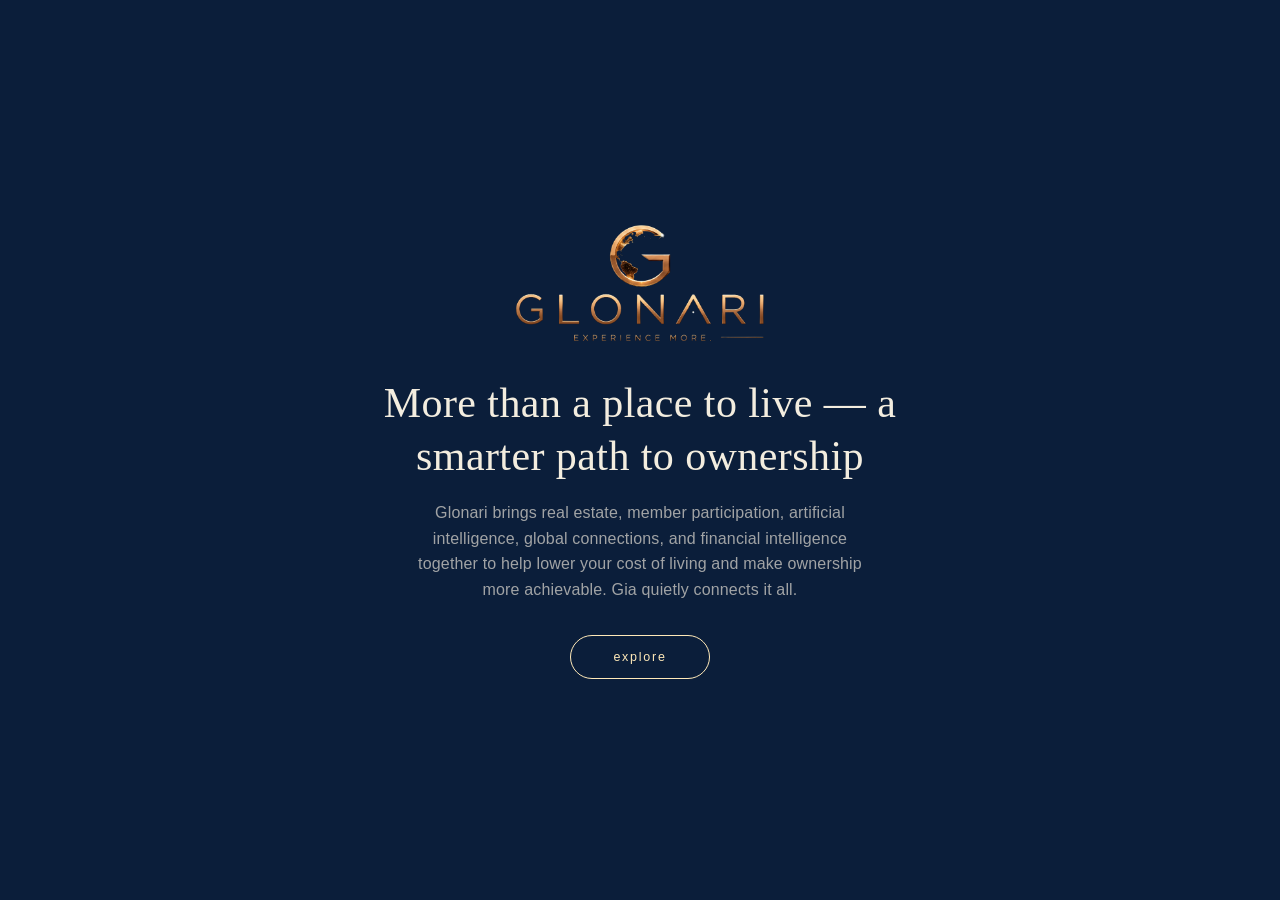
<file: index.html>
<!DOCTYPE html>
<html lang="en">
<head>
<meta charset="UTF-8">
<meta name="viewport" content="width=device-width, initial-scale=1.0">
<script>
  // Device gate (PRODUCT_REQUIREMENTS.md §19 / DEVELOPMENT_PLAN.md
  // Stage 14): this desktop scene and mobile/index.html's static tap-zone
  // scene are two independent entry points with no shared layout — a
  // narrow/portrait viewport must never load this page's parallax scene
  // at all, not just render it awkwardly. Runs synchronously, as the
  // very first thing after <meta viewport> (so the media query already
  // sees the real device width, not a pre-viewport-meta default) and
  // before any stylesheet/asset below is requested, so a phone-sized
  // viewport never fetches this page's desktop assets before leaving.
  // 767px matches this project's own established mobile breakpoint (see
  // Stage 14's history). .replace(), not .href, so the redirect doesn't
  // leave a back-button entry that would just bounce the user right
  // back here into another redirect.
  //
  // Live re-check (2026-08-25, later still): the one-time check above
  // only ever runs once, at load — it never catches a viewport that
  // narrows to mobile width AFTER this page has already loaded (a manual
  // browser-window resize, an orientation change, or a backgrounded tab
  // resuming at a different size), so a desktop-loaded page left open
  // through one of those never left. `MediaQueryList`'s own 'change'
  // event exists exactly for this — it fires only when `matches` itself
  // flips, not on every resize tick, so it's used here instead of a
  // manual `resize` listener; the SAME MediaQueryList object is reused
  // for both the one-time check and this listener, rather than
  // constructing a second one for the same query.
  var mobileQuery = window.matchMedia('(max-width: 767px)');

  function goMobile() {
    window.location.replace('mobile/index.html');
  }

  if (mobileQuery.matches) {
    goMobile();
  } else {
    var pendingMobileRedirect = null;
    mobileQuery.addEventListener('change', function (event) {
      if (pendingMobileRedirect) {
        clearTimeout(pendingMobileRedirect);
        pendingMobileRedirect = null;
      }
      if (!event.matches) return; // only react to crossing INTO mobile width
      // Debounced (300ms): guards against a transient/flickering match —
      // DevTools device-emulation toggling, or the brief instant of
      // unstable `innerWidth` some mobile browsers report mid
      // orientation-change — by requiring the narrow state to still hold
      // once the delay elapses, rather than acting on the very first
      // 'change' event.
      pendingMobileRedirect = setTimeout(function () {
        if (mobileQuery.matches) {
          // One-shot marker consumed by mobile/index.html's own inline
          // <head> script — this call site is the LIVE resize/orientation
          // redirect, not the initial synchronous check above, so the
          // destination page must not replay the branded intro (see
          // intro.js). Set immediately before the existing goMobile()
          // call; goMobile() itself and the redirect criteria are
          // unchanged.
          sessionStorage.setItem('glonariSkipIntro', '1');
          goMobile();
        }
      }, 300);
    });
  }
</script>
<script>
  // Branded intro one-shot marker (see intro.js/intro.css): consumed here,
  // once, so only the automatic live-redirect above (the only call site
  // that sets it) suppresses the intro on its destination page. A normal
  // load, a manual reload, or a redirect from the initial synchronous
  // check further up never has this marker set, so they always show it.
  if (sessionStorage.getItem('glonariSkipIntro')) {
    sessionStorage.removeItem('glonariSkipIntro');
  } else {
    document.documentElement.classList.add('intro-active');
  }
</script>
<title>Glonari Global Scene</title>
<link rel="stylesheet" href="design-tokens.css">
<link rel="stylesheet" href="styles.css">
<link rel="stylesheet" href="section-modal.css">
<link rel="stylesheet" href="intro.css">
</head>
<body>
  <!-- Branded intro overlay: shared markup/behavior with mobile/index.html
       — see intro.css/intro.js. Sits above the Campus (and its own
       #modal-overlay) while active; fully removed from the DOM on exit.
       Not aria-hidden: unlike the old auto-exiting version, this one holds
       a real interactive control (the "explore" button) that assistive
       tech must be able to reach. -->
  <div id="intro-overlay">
    <div class="intro-inner">
      <div class="intro-logo" id="intro-logo">
        <picture>
          <source type="image/webp" srcset="assets/glonari-logo.webp">
          <img src="assets/glonari-logo.png" alt="Glonari" width="1584" height="763">
        </picture>
      </div>
      <div class="intro-copy" id="intro-copy">
        <h1 class="intro-headline">More than a place to live — a smarter path to ownership</h1>
        <p class="intro-subhead">Glonari brings real estate, member participation, artificial intelligence, global connections, and financial intelligence together to help lower your cost of living and make ownership more achievable. Gia quietly connects it all.</p>
      </div>
      <button type="button" class="intro-cta" id="intro-cta">explore</button>
    </div>
  </div>

  <div class="stage-viewport">
  <div class="scene-world">
  <div class="scene" data-name="Glonari-Global-Scene">

    <div class="layer sky" data-depth="0.2">
      <picture>
        <source type="image/webp" srcset="assets/sky.webp">
        <img src="assets/sky.png" alt="" class="fill cover" width="2172" height="724">
      </picture>
    </div>

    <div class="layer building building-global-connections" data-left="2" data-width="299" tabindex="0" role="button" aria-label="Global Connections — open section">
      <div class="building-lift">
        <picture>
          <source type="image/webp" srcset="assets/global-connections.webp">
          <img src="assets/global-connections.png" alt="Global Connections building" class="fill cover" width="1122" height="1402">
        </picture>
      </div>
    </div>

    <div class="layer building building-glonari-news" data-left="301" data-width="258" tabindex="0" role="button" aria-label="Glonari News — open section">
      <div class="building-lift">
        <picture>
          <source type="image/webp" srcset="assets/glonari-news.webp">
          <img src="assets/glonari-news.png" alt="Glonari News building" class="fill cover" width="1122" height="1402">
        </picture>
      </div>
    </div>

    <div class="layer building building-pulse" data-left="535" data-width="295" tabindex="0" role="button" aria-label="Glonari Pulse — open section">
      <div class="building-lift">
        <picture>
          <source type="image/webp" srcset="assets/pulse.webp">
          <img src="assets/pulse.png" alt="Glonari Pulse building" class="fill cover" width="1209" height="1300">
        </picture>
      </div>
    </div>

    <div class="layer building building-persona" data-left="783" data-width="507" tabindex="0" role="button" aria-label="Signature Persona Pavilion — open section">
      <div class="building-lift">
        <picture>
          <source type="image/webp" srcset="assets/persona.webp">
          <img src="assets/persona.png" alt="Signature Persona Pavilion building" class="fill cover" width="1672" height="941">
        </picture>
      </div>
    </div>

    <div class="layer building building-banker" data-left="1241" data-width="349.875" tabindex="0" role="button" aria-label="Digital Banker — open section">
      <div class="building-lift">
        <picture>
          <source type="image/webp" srcset="assets/banker.webp">
          <img src="assets/banker.png" alt="Digital Banker building" class="fill cover" width="1440" height="1192">
        </picture>
      </div>
    </div>

    <div class="layer building building-global-dream" data-left="1563" data-width="261" tabindex="0" role="button" aria-label="Global Dream — open section">
      <div class="building-lift">
        <picture>
          <source type="image/webp" srcset="assets/global-dream.webp">
          <img src="assets/global-dream.png" alt="Global Dream building" class="fill cover" width="1122" height="1402">
        </picture>
      </div>
    </div>

    <div class="layer building building-glonari-ancillary" data-left="1824" data-width="227" tabindex="0" role="button" aria-label="Glonari Ancillary — open section">
      <div class="building-lift">
        <picture>
          <source type="image/webp" srcset="assets/glonari-ancillary.webp">
          <img src="assets/glonari-ancillary.png" alt="Glonari Ancillary building" class="crop-ancillary" width="1448" height="1086">
        </picture>
      </div>
    </div>

    <div class="layer plaza" data-depth="1.1">
      <picture>
        <source type="image/webp" srcset="assets/plaza.webp">
        <img src="assets/plaza.png" alt="Plaza with Glonari globe fountain" class="crop-plaza" width="1983" height="793">
      </picture>
      <!-- Fountain water animation. .water-video-mask is clipped by
           water-mask.svg to exactly the pool's donut-shaped water surface
           (see the mask's own path) — that shape already excludes the
           GLONARI pedestal's footprint, so the pedestal/inscription (baked
           into plaza.png) stay fully visible with nothing extra needed to
           keep the video "behind" them. The wrapper is sized like
           .crop-plaza's containing box (inset:0 of .layer.plaza, the full
           2050x799 frame — see styles.css), not to .crop-plaza's own offset
           box, because water-mask.svg was authored against that full-frame
           coordinate system; mask-size:100% 100% on the wrapper relies on
           that match. The <video> inside is positioned/sized (not
           object-fit-cropped against the full frame) to land ITS OWN
           source footage's already-oval, already-lit fountain graphic
           directly over the mask's pool-ring bounding box — see the
           .water-video comment in styles.css for the source measurements
           this is derived from. -->
      <div class="water-video-mask" aria-hidden="true">
        <video class="water-video" autoplay muted loop playsinline preload="auto">
          <source src="assets/%D0%B2%D0%BE%D0%B4%D0%B0.mp4" type="video/mp4">
        </video>
      </div>
    </div>

  </div>
  </div>
  </div>

  <!-- Section modal: structure/style adapted from the Glonari Global
       Campus reference (#modal-overlay/#modal-card there). Deliberately a
       sibling of .stage-viewport, not a child of it, so it's never inside
       the parallax-transformed .scene-world subtree and can't move with
       the scene regardless of the pointer offset at the moment it opens. -->
  <div id="modal-overlay">
    <div id="modal-card" role="dialog" aria-modal="true" aria-labelledby="modal-title" aria-describedby="modal-desc">
      <h2 id="modal-title"></h2>
      <p id="modal-desc"></p>
      <button id="modal-close" type="button">Close</button>
    </div>
  </div>

  <!-- Persistent hint: the only screen in the connected chain with no
       scroll/one-shot action to hide it after, so unlike GIA's .cue it has
       no fade-out logic at all — only hidden while the section modal is
       open (body.modal-active, see main.js/styles.css). -->
  <div class="explore-hint" aria-hidden="true">
    <span class="explore-hint__text">Explore</span>
  </div>

  <div class="cursor-dot" aria-hidden="true"></div>
  <div class="cursor-ring" aria-hidden="true"></div>

  <!-- Cross-project navigation fade: a plain black overlay, sibling of the
       modal/cursor above, used only when a building click leaves this page
       entirely (currently: Digital Banker → digital-banker/gia/). Faded in
       by main.js's navigateWithFade() right before the real page
       navigation, so the jump to the next static site reads as one
       continuous cut-to-black rather than a hard reload flash. Not used by
       the in-page section modal, which has its own open/close treatment. -->
  <div id="exit-transition" aria-hidden="true"></div>

  <!-- Same GSAP build/version as digital-banker/lobby/index.html, for one
       version in use across the project. `defer`, placed immediately
       before intro.js (also `defer`): deferred scripts run in document
       order, so `gsap` is guaranteed defined by the time intro.js runs. -->
  <script src="https://cdn.jsdelivr.net/npm/gsap@3.12.7/dist/gsap.min.js" defer></script>
  <script src="intro.js" defer></script>
  <script src="section-modal.js" defer></script>
  <script src="main.js" defer></script>
</body>
</html>
</file>
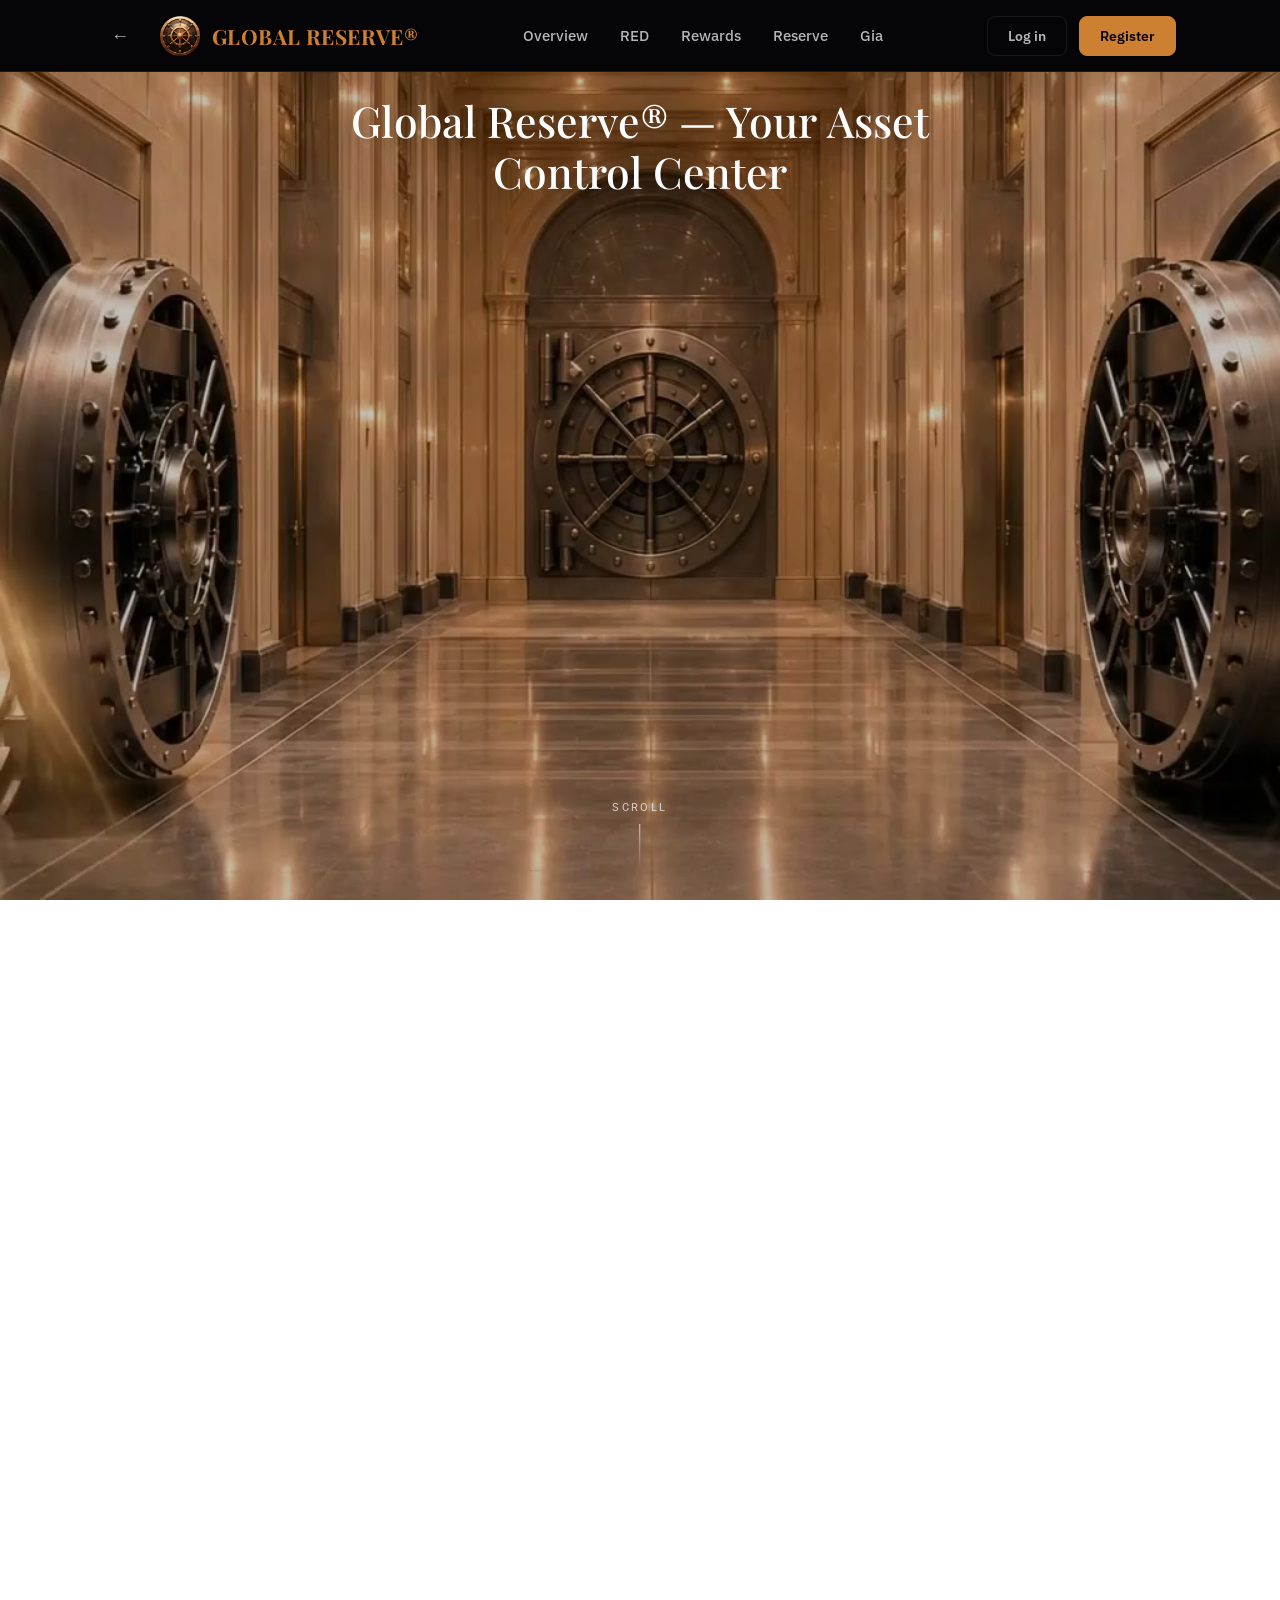
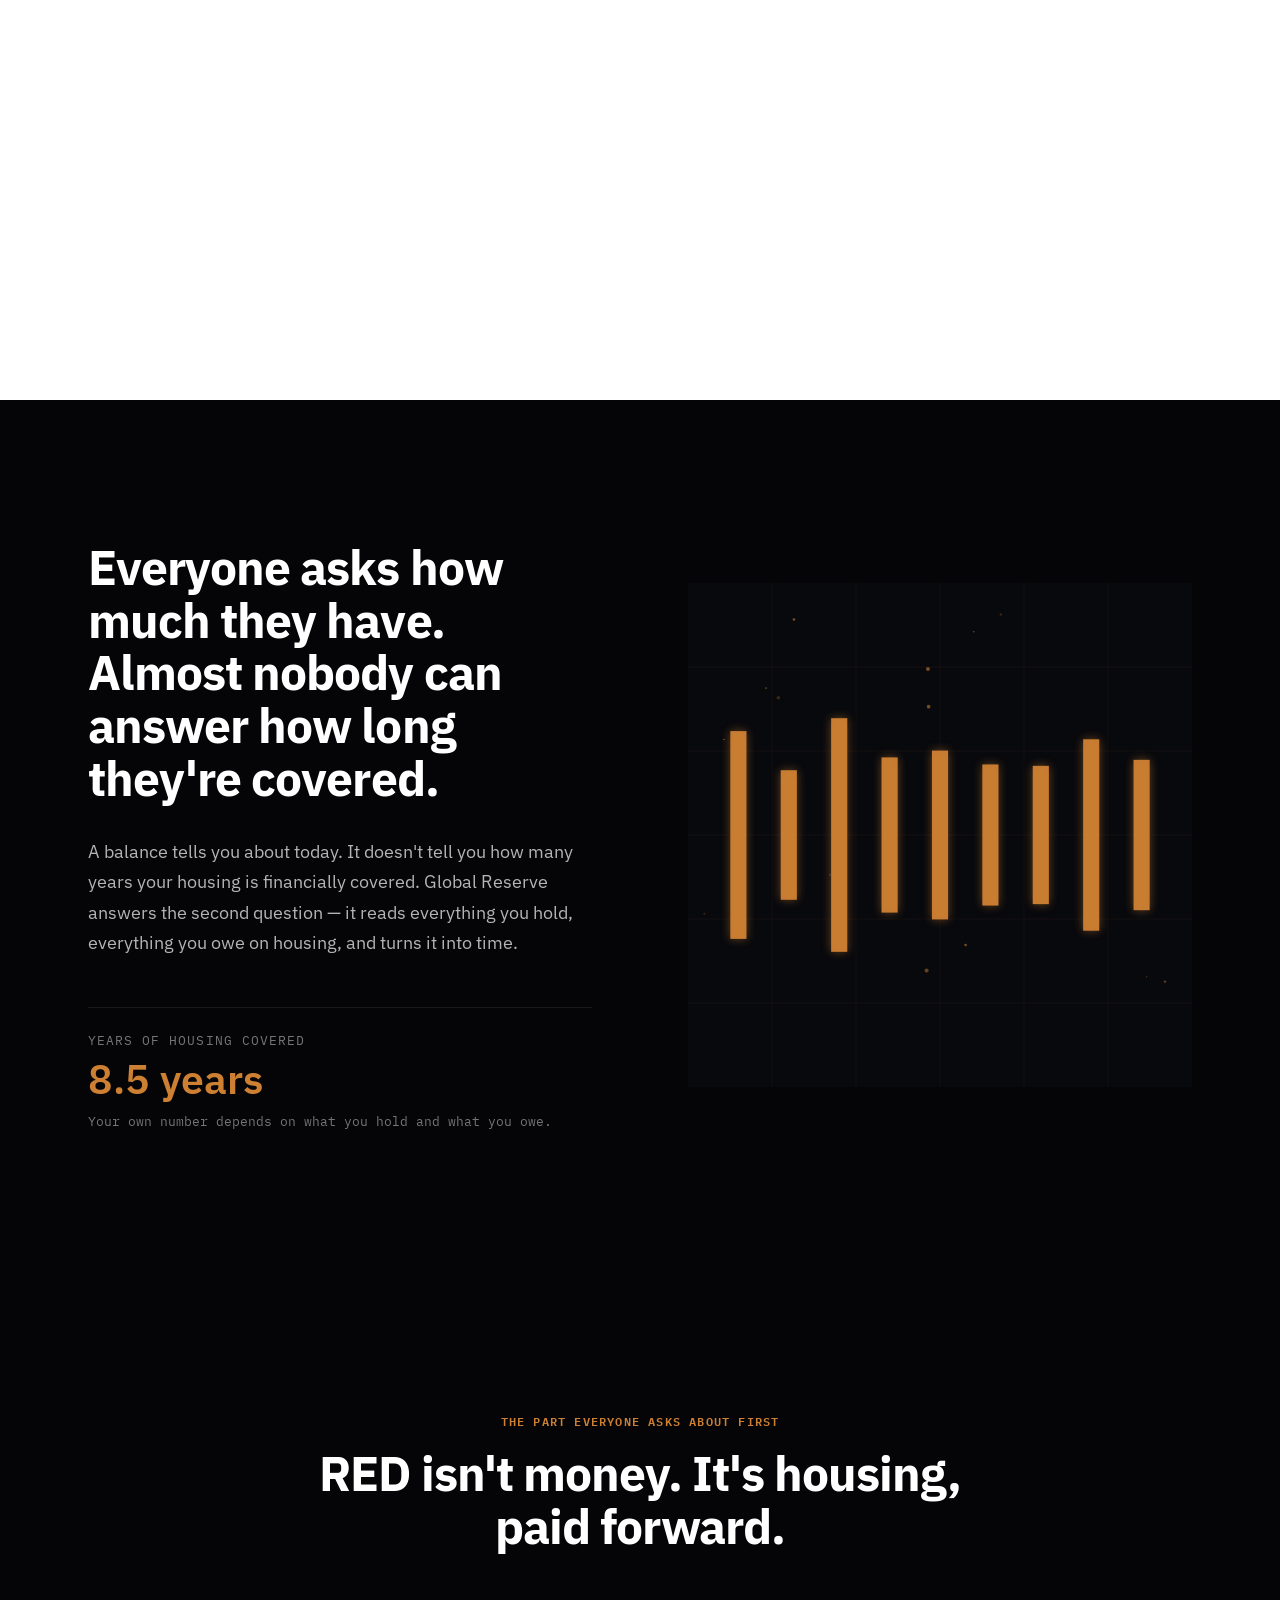
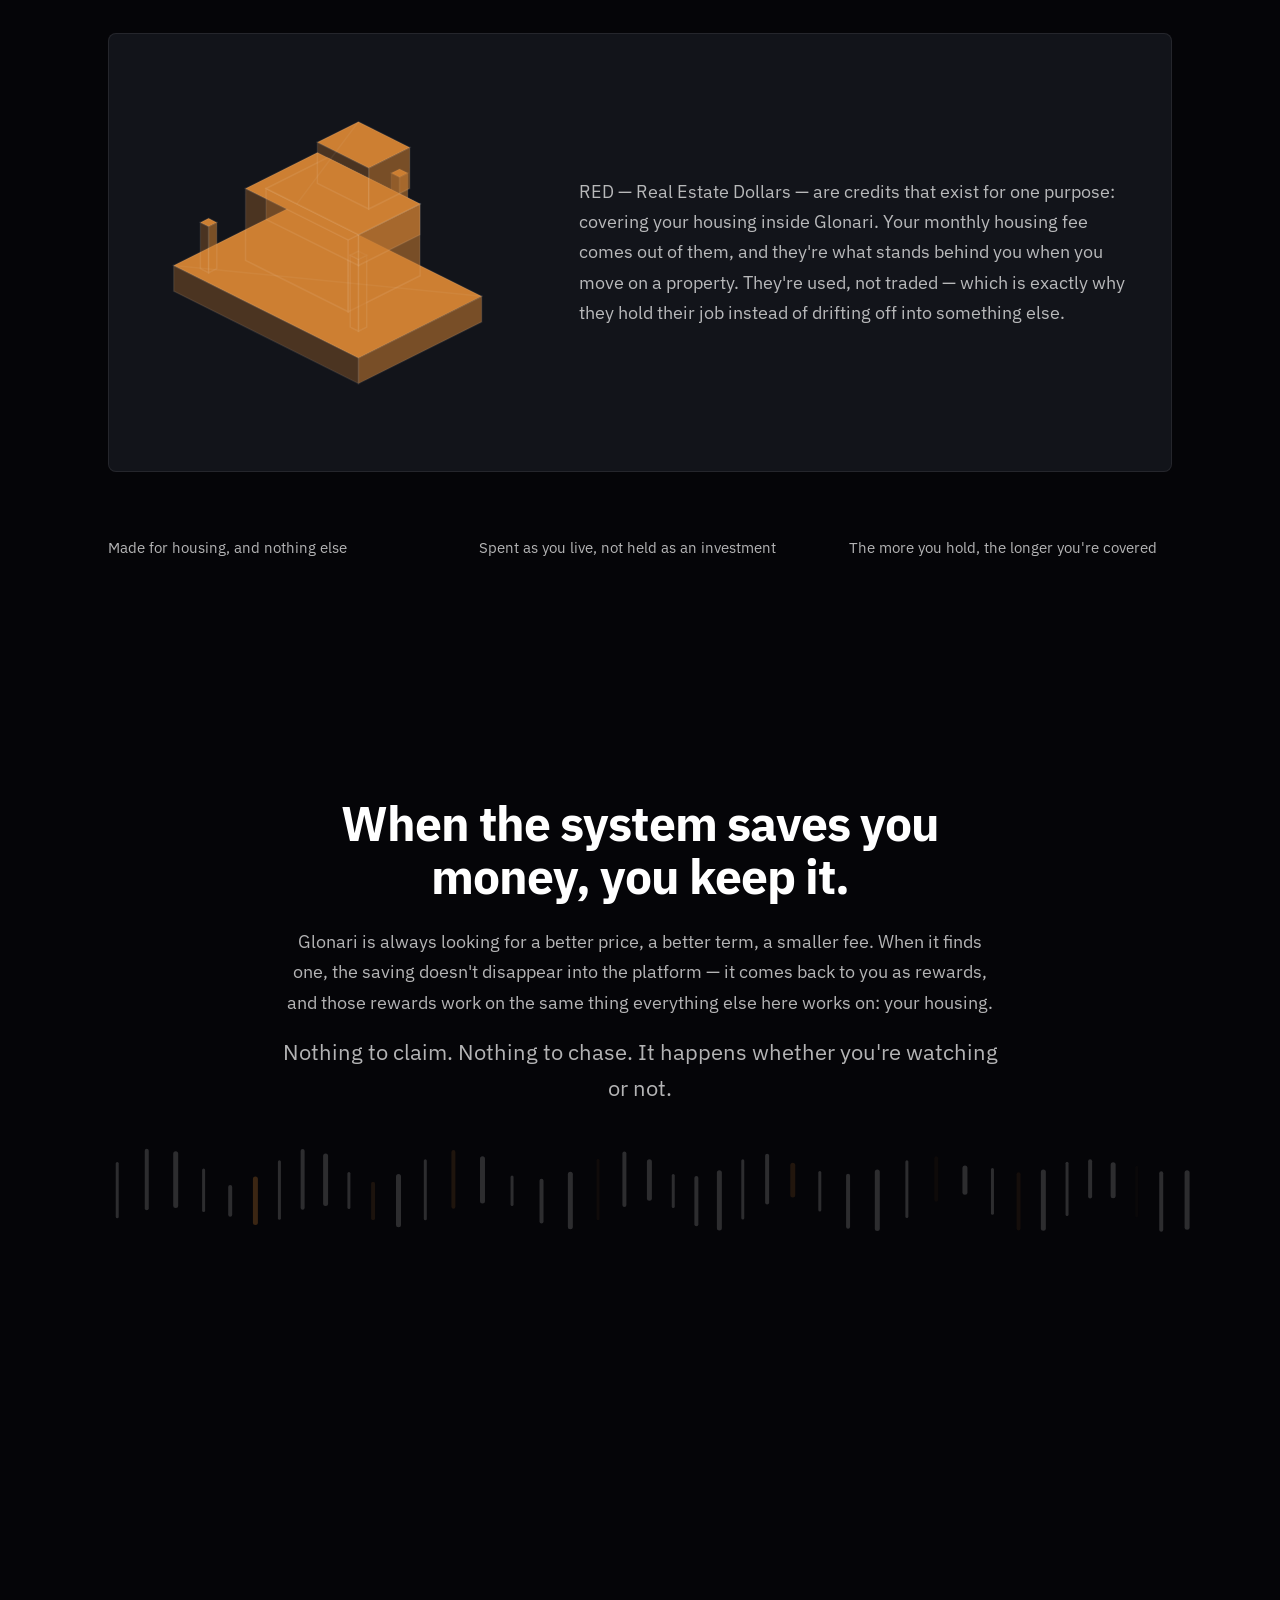
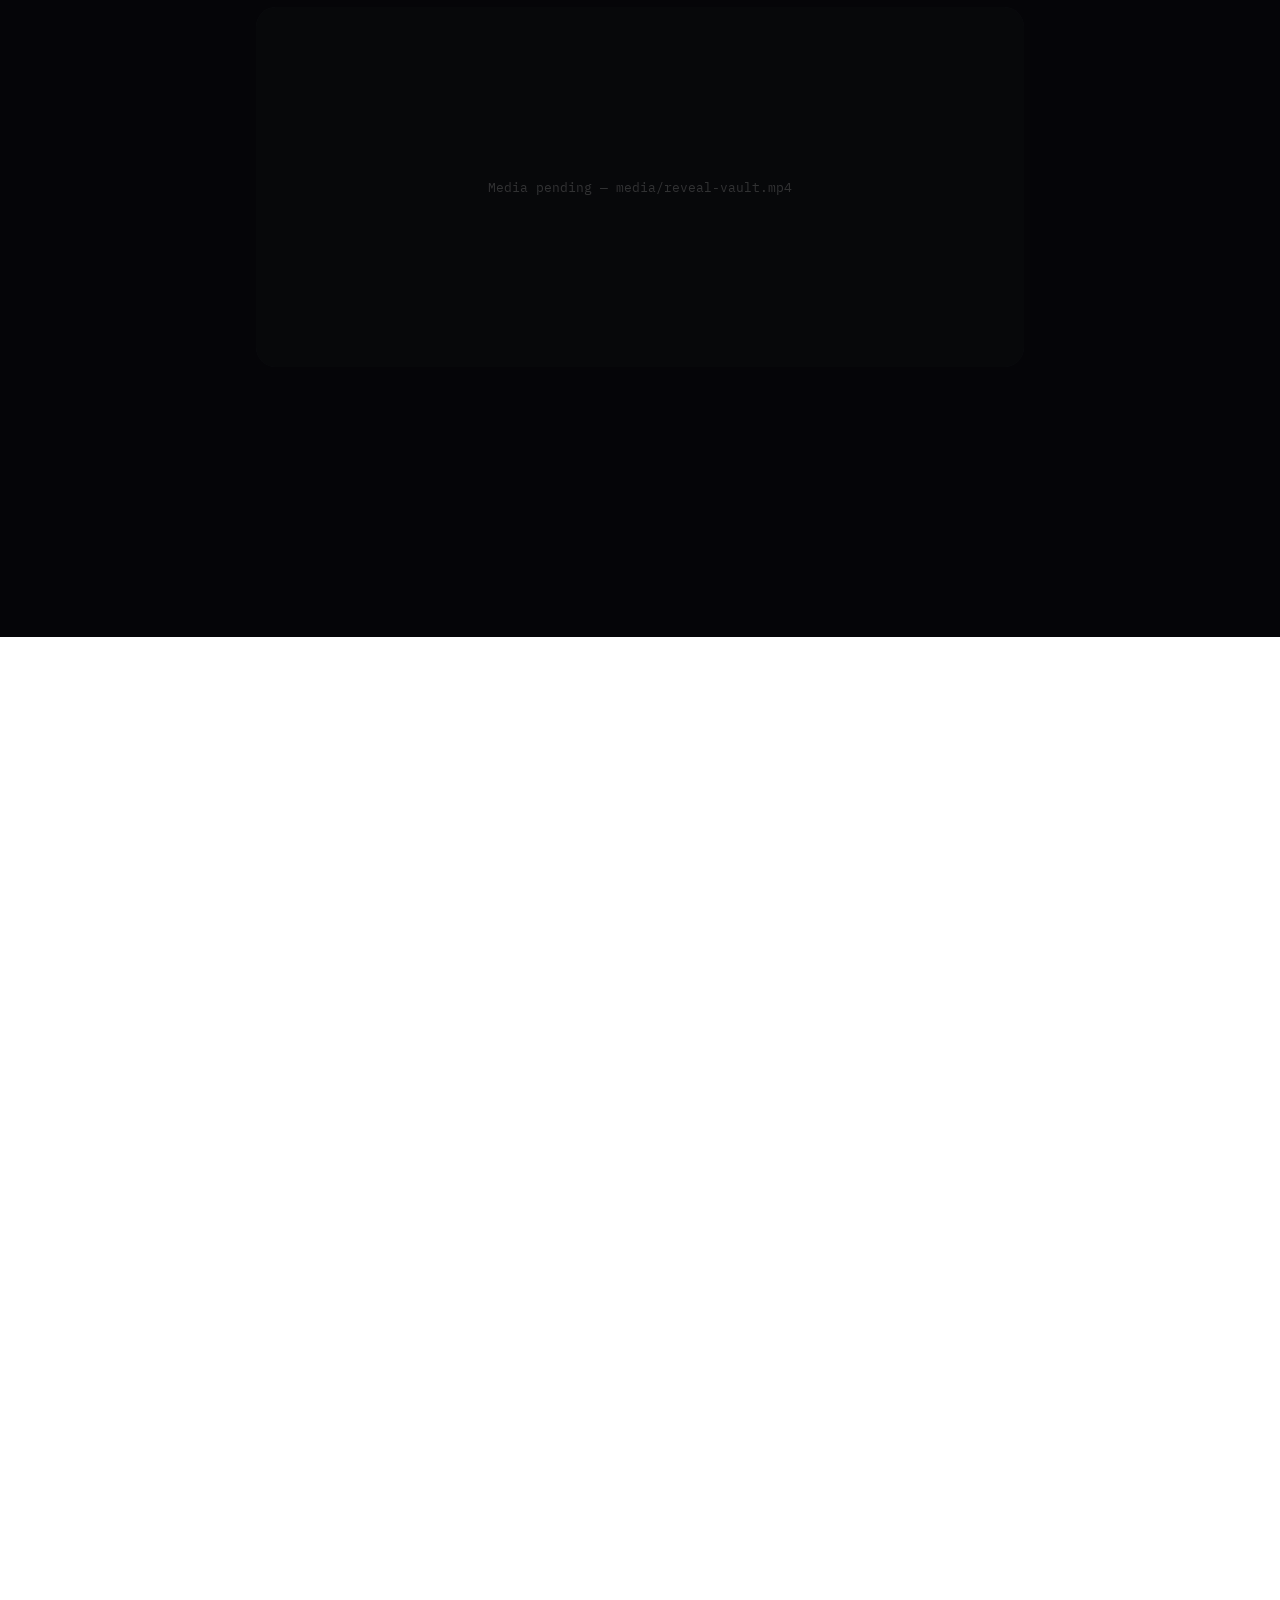
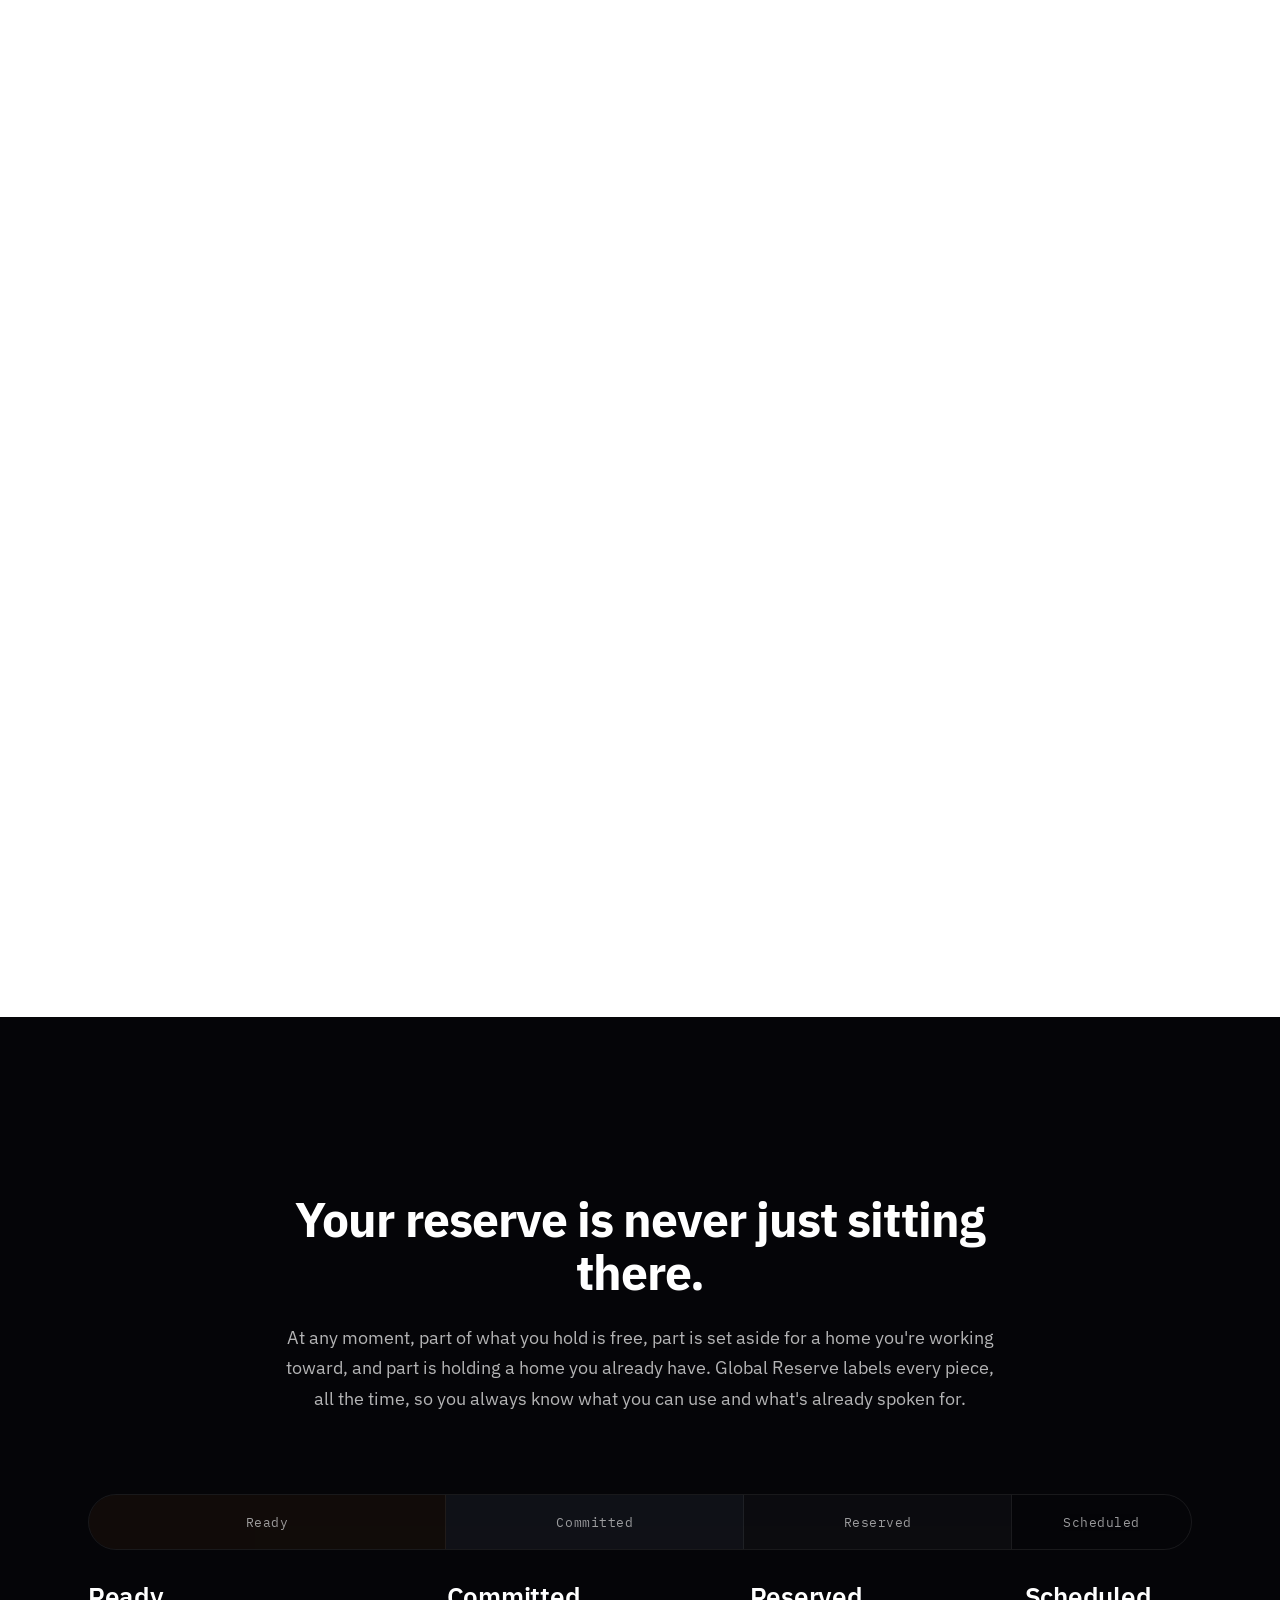
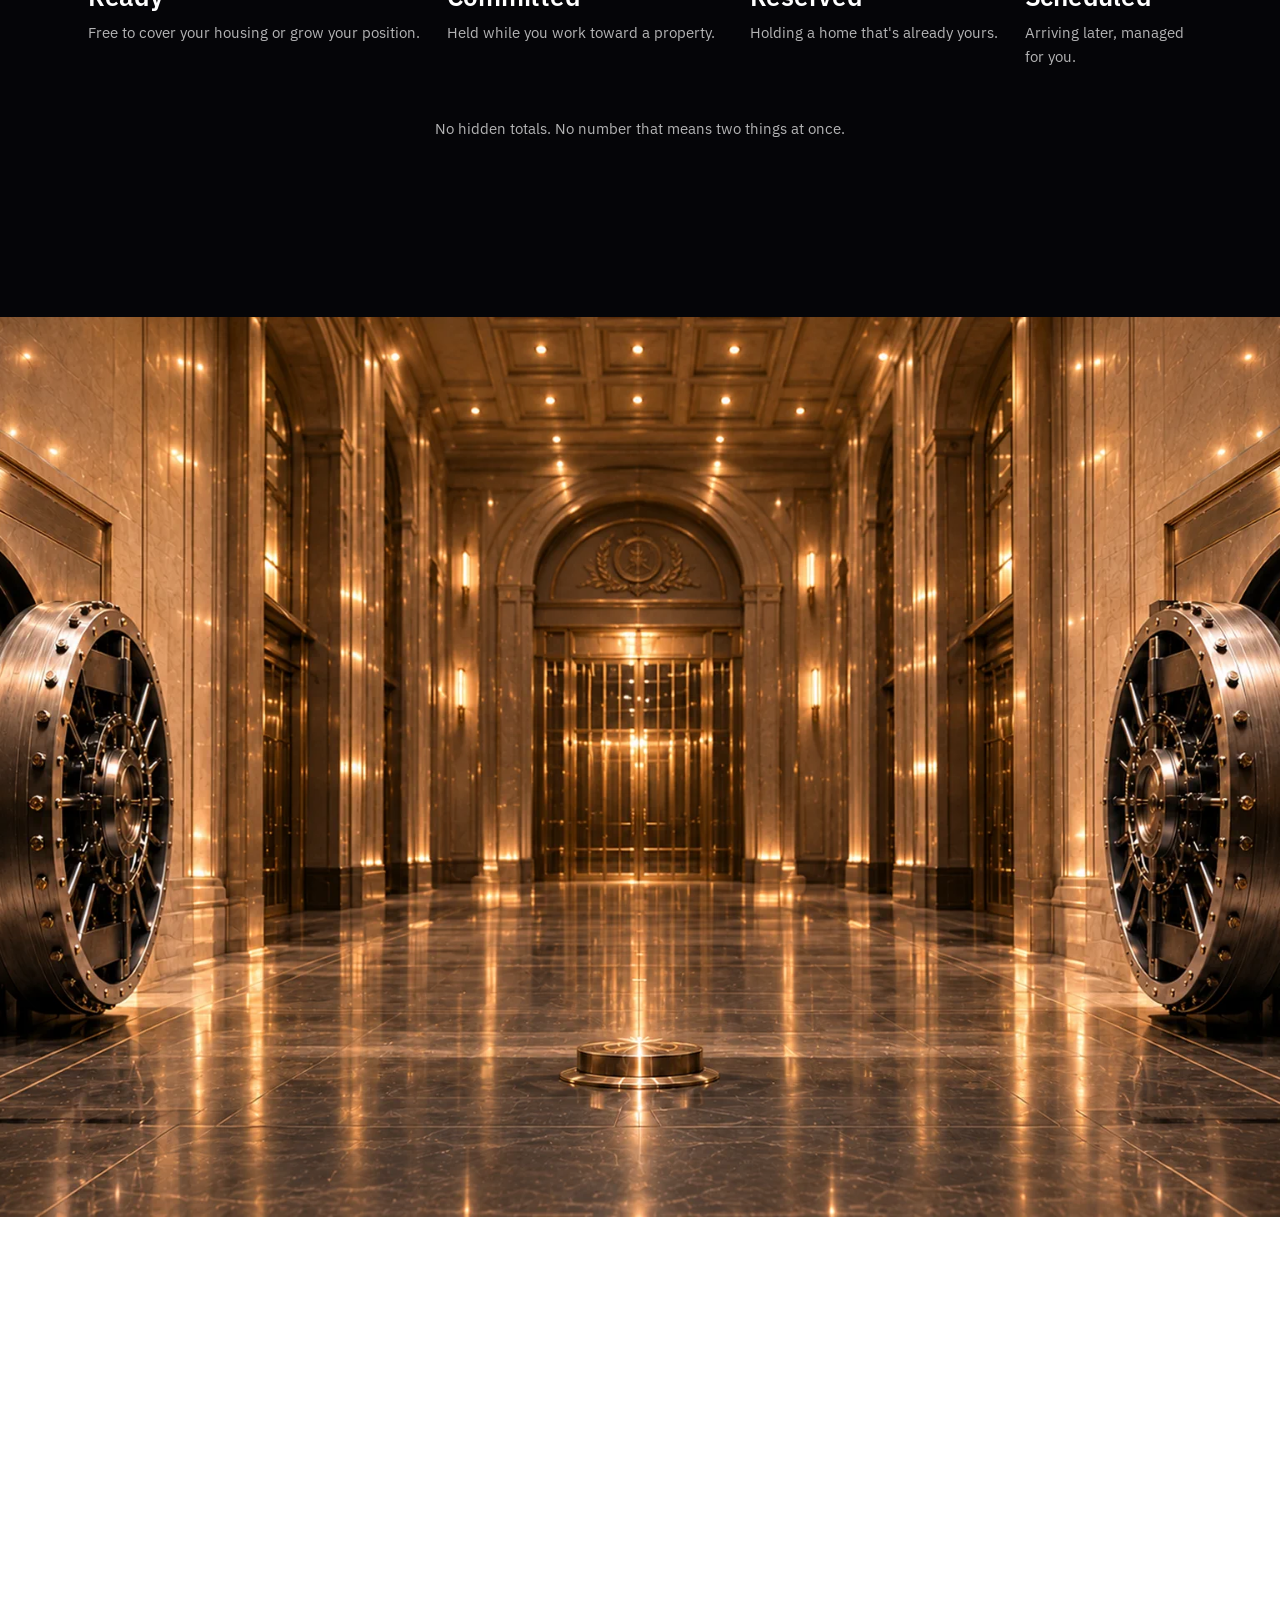
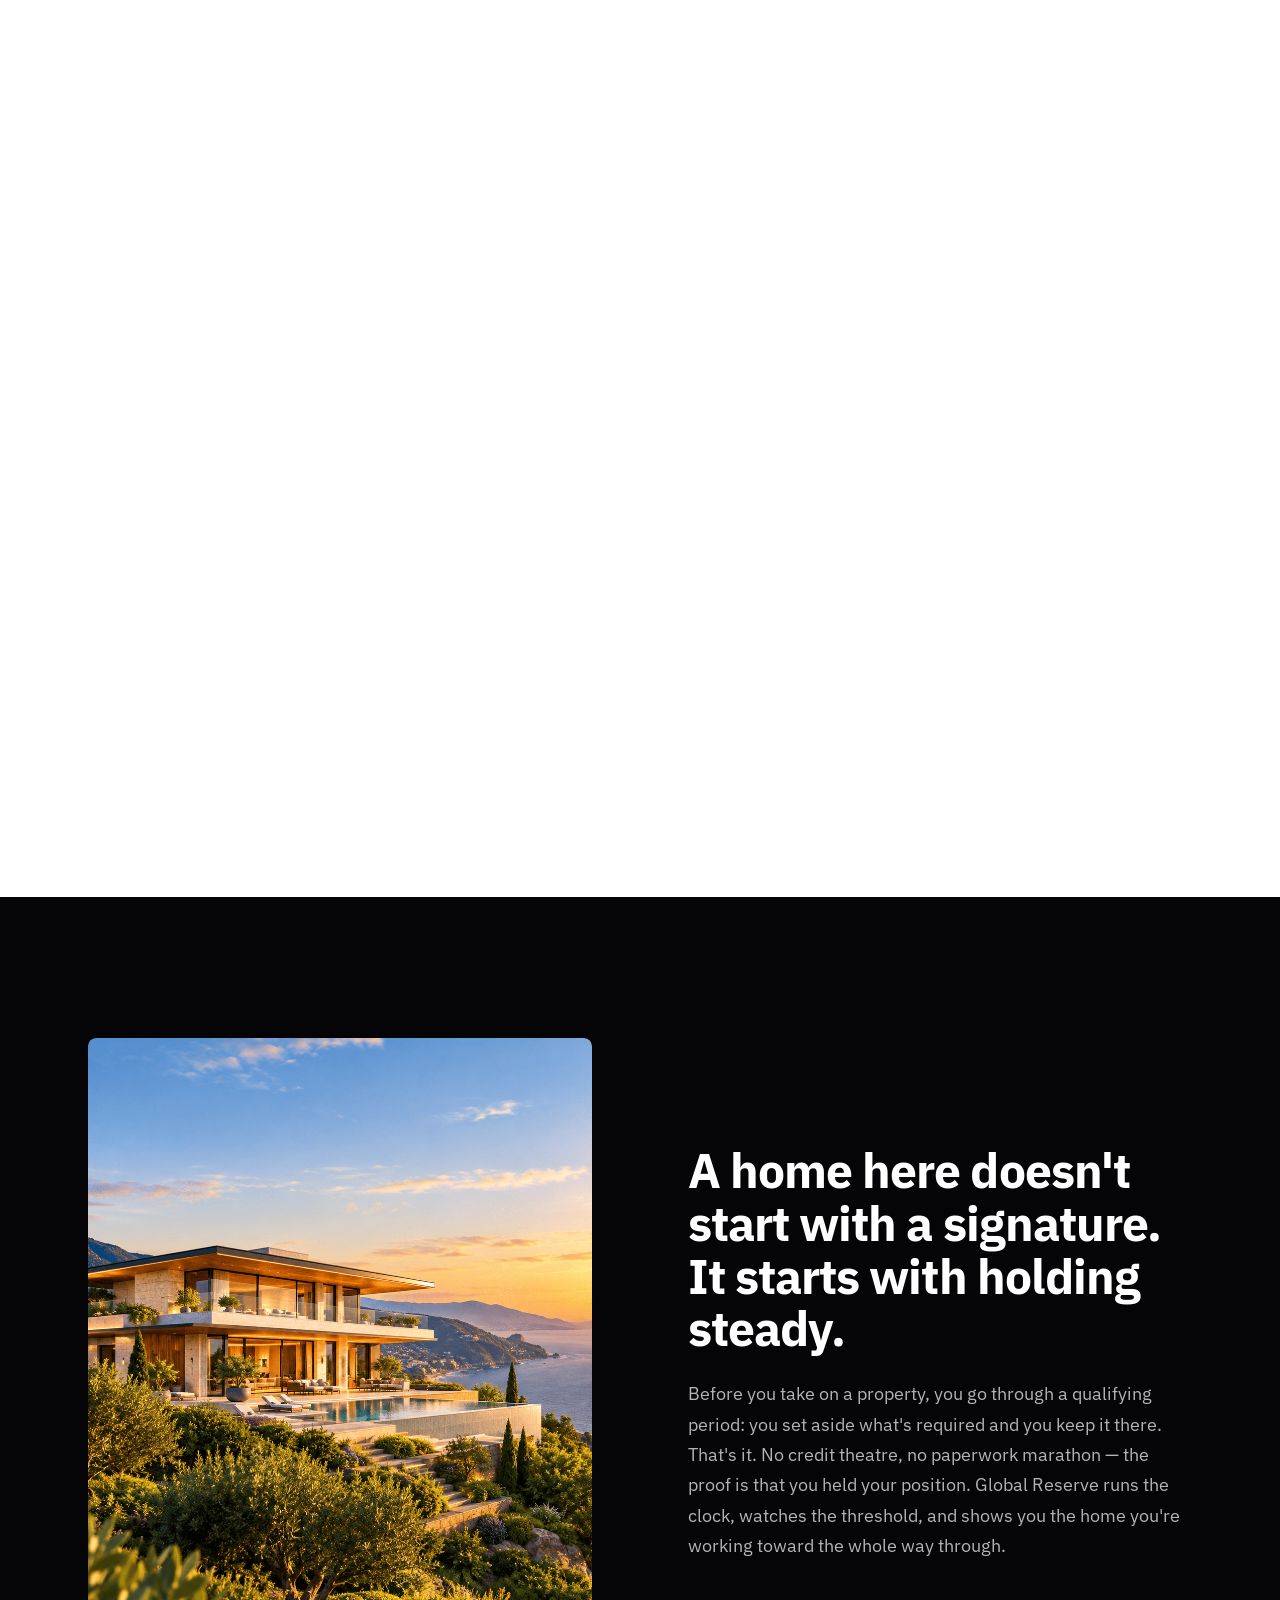
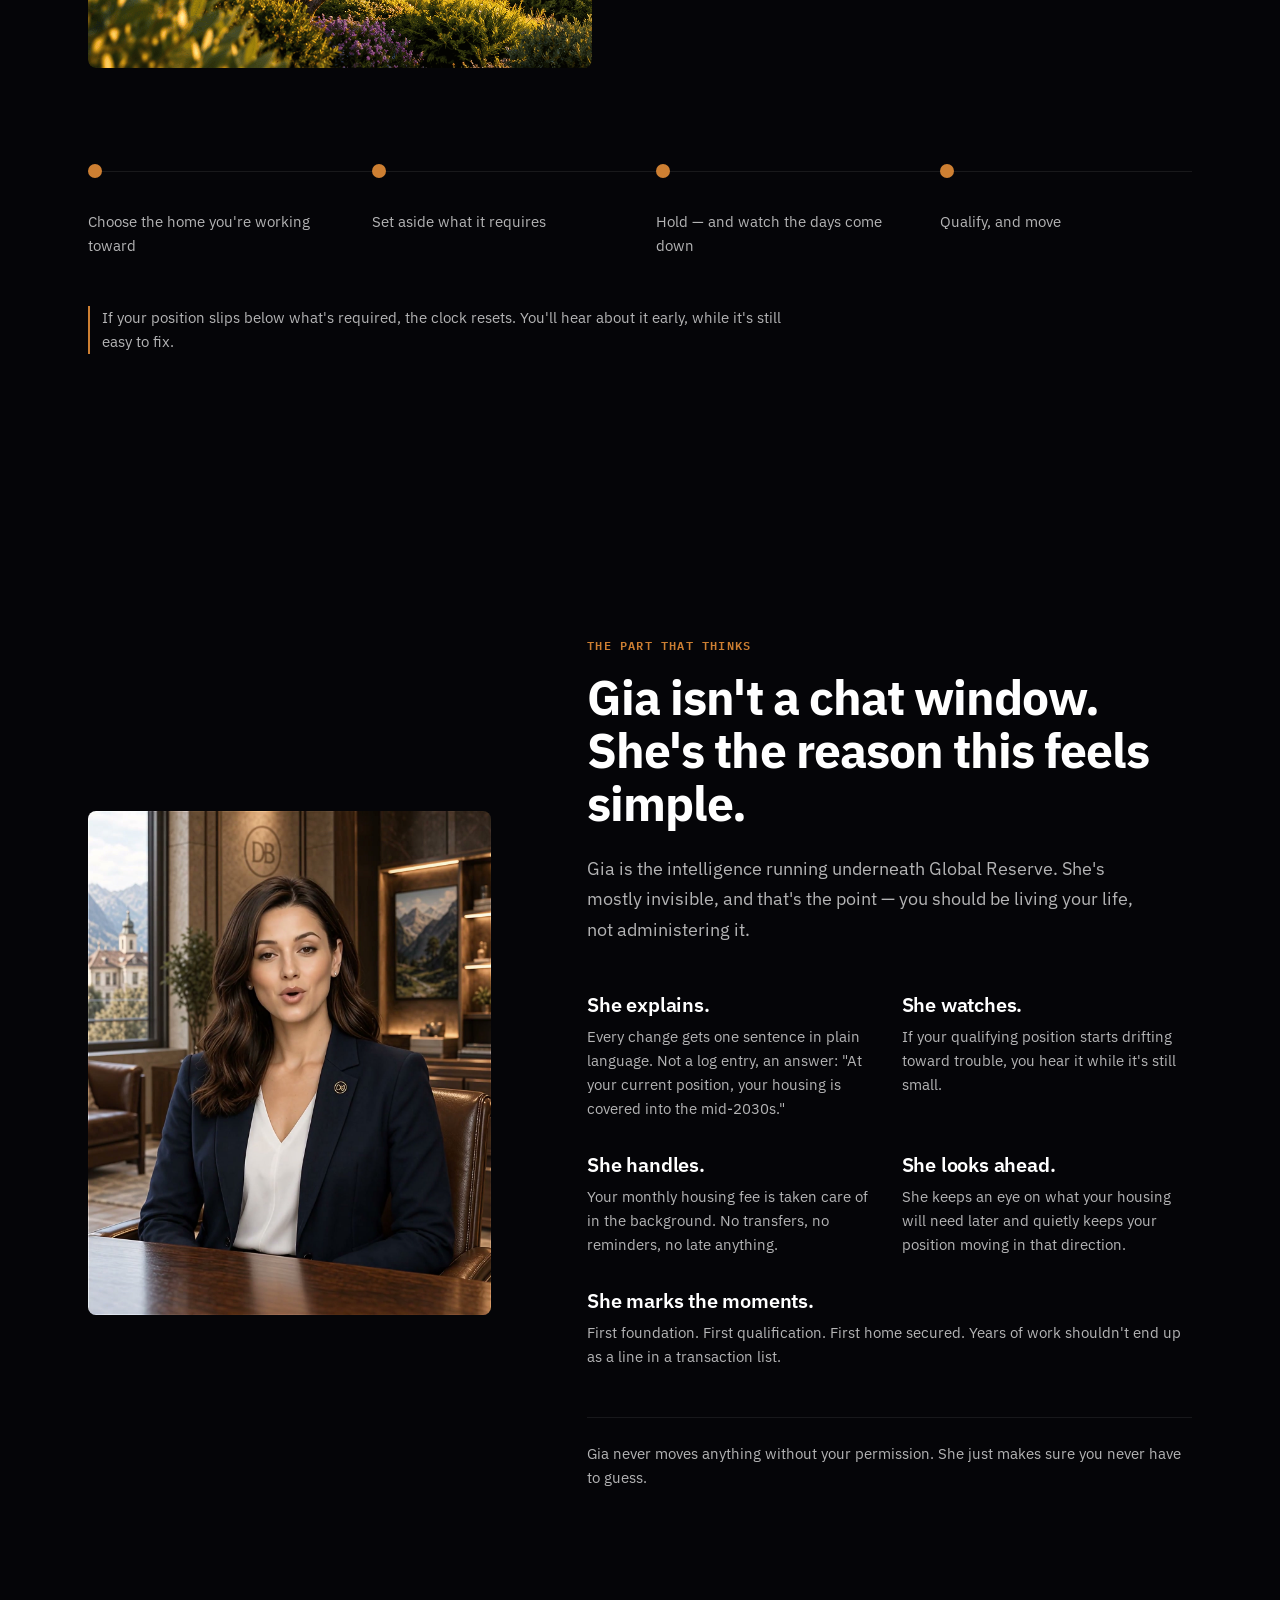
<file: global-reserve/index.html>
<!DOCTYPE html>
<html lang="en">
<head>
  <meta charset="UTF-8">
  <meta name="viewport" content="width=device-width, initial-scale=1.0">
  <title>GLOBAL RESERVE</title>
  <link rel="preconnect" href="https://fonts.googleapis.com">
  <link rel="preconnect" href="https://fonts.gstatic.com" crossorigin>
  <link href="https://fonts.googleapis.com/css2?family=Playfair+Display:wght@500;700&family=IBM+Plex+Sans:wght@400;500;600;700&family=IBM+Plex+Mono:wght@400;500;600&family=Roboto:wght@400;500;600&display=swap" rel="stylesheet">
  <link rel="stylesheet" href="css/tokens.css">
  <link rel="stylesheet" href="css/base.css">
  <link rel="stylesheet" href="css/screens.css">
  <link rel="stylesheet" href="css/reserve-hologram.css">
  <link rel="stylesheet" href="css/site-shell.css">
  <!-- Golden flash hand-off from the Digital Banker lobby
       (digital-banker/lobby/index.html, #light-flash). Inline in <head>,
       not a linked stylesheet or a JS-added class, so the very first
       paint is already fully opaque gold — no flash-of-unstyled-content
       gap while css/site-shell.css or this rule itself would otherwise
       still be loading. Not part of Screen 1: a separate full-viewport
       layer above everything on the page, including .site-header
       (z-index 2000 vs. its 1000), so it does not touch the Screen-1-locked
       markup/CSS/JS this project's CLAUDE.md protects. -->
  <style>
    #light-flash{
      position:fixed;
      inset:0;
      z-index:2000;
      opacity:1;
      pointer-events:none;
      background:radial-gradient(circle, #fff6e0 0%, #ffe9b8 40%, #cd7f32 100%);
    }
  </style>
</head>
<body>

  <div id="light-flash" aria-hidden="true"></div>
  <script>
    // Fades the golden flash above out once the header/video/text underneath
    // have had a moment to render, revealing the finished page in one smooth
    // move instead of a hard cut. Independent of js/scrub.js (Screen 1,
    // locked) and js/site-shell.js — this is its own tiny, self-contained
    // concern, not scroll- or header-related.
    (function () {
      var FLASH_HOLD_MS = 90;
      var FLASH_OUT_MS = 300;
      var el = document.getElementById('light-flash');
      if (!el) return;
      var reduceMotion = window.matchMedia('(prefers-reduced-motion: reduce)').matches;
      window.setTimeout(function () {
        el.style.transition = reduceMotion ? 'none' : 'opacity ' + FLASH_OUT_MS + 'ms ease-in';
        el.style.opacity = '0';
        window.setTimeout(function () { el.remove(); }, reduceMotion ? 0 : FLASH_OUT_MS);
      }, reduceMotion ? 0 : FLASH_HOLD_MS);
    })();
  </script>

  <!-- Global site shell — fixed header, mobile menu, registration and login dialogs -->
  <header class="site-header">
    <div class="container site-header__inner">

      <a class="site-header__back" href="../digital-banker/lobby/index.html" aria-label="Back to Digital Banker lobby">&larr;</a>

      <a class="site-header__brand" href="#screen-1">
        <img src="media/logo/gr-emblem.png" alt="" aria-hidden="true" class="site-header__emblem">
        <span class="site-header__wordmark">GLOBAL RESERVE®</span>
      </a>

      <nav class="site-header__nav" aria-label="Primary navigation">
        <ul class="site-header__nav-list">
          <li><a href="#screen-2">Overview</a></li>
          <li><a href="#screen-3">RED</a></li>
          <li><a href="#screen-4">Rewards</a></li>
          <li><a href="#screen-5-5">Reserve</a></li>
          <li><a href="#screen-7">Gia</a></li>
        </ul>
      </nav>

      <div class="site-header__actions">
        <button type="button" class="site-header__btn site-header__btn--login" data-open-dialog="login-dialog">Log in</button>
        <button type="button" class="site-header__btn site-header__btn--register" data-open-dialog="register-dialog">Register</button>
      </div>

      <button type="button" class="site-header__hamburger" aria-label="Open menu" aria-expanded="false" aria-controls="site-mobile-menu">
        <span class="site-header__hamburger-line" aria-hidden="true"></span>
        <span class="site-header__hamburger-line" aria-hidden="true"></span>
        <span class="site-header__hamburger-line" aria-hidden="true"></span>
      </button>

    </div>

    <div class="site-mobile-menu" id="site-mobile-menu" hidden>
      <nav class="site-mobile-menu__nav" aria-label="Mobile navigation">
        <ul>
          <li><a href="#screen-2">Overview</a></li>
          <li><a href="#screen-3">RED</a></li>
          <li><a href="#screen-4">Rewards</a></li>
          <li><a href="#screen-5-5">Reserve</a></li>
          <li><a href="#screen-7">Gia</a></li>
        </ul>
      </nav>
      <div class="site-mobile-menu__actions">
        <button type="button" class="site-header__btn site-header__btn--login" data-open-dialog="login-dialog">Log in</button>
        <button type="button" class="site-header__btn site-header__btn--register" data-open-dialog="register-dialog">Register</button>
      </div>
    </div>
  </header>

  <dialog class="site-dialog" id="register-dialog" aria-labelledby="register-dialog-title">
    <button type="button" class="site-dialog__close" data-close-dialog aria-label="Close registration dialog">
      <svg viewBox="0 0 24 24" width="18" height="18" fill="none" stroke="currentColor" stroke-width="1.8" stroke-linecap="round" aria-hidden="true" focusable="false">
        <line x1="4" y1="4" x2="20" y2="20"></line>
        <line x1="20" y1="4" x2="4" y2="20"></line>
      </svg>
    </button>
    <h2 class="site-dialog__title" id="register-dialog-title">Create your account</h2>
    <form class="site-dialog__form" id="register-form" novalidate>
      <div class="site-dialog__field">
        <label for="register-name">Full name</label>
        <input type="text" id="register-name" name="name" required autocomplete="name">
      </div>
      <div class="site-dialog__field">
        <label for="register-email">Email</label>
        <input type="email" id="register-email" name="email" required autocomplete="email">
      </div>
      <div class="site-dialog__field">
        <label for="register-password">Password</label>
        <input type="password" id="register-password" name="password" required minlength="8" autocomplete="new-password">
      </div>
      <div class="site-dialog__field">
        <label for="register-confirm-password">Confirm password</label>
        <input type="password" id="register-confirm-password" name="confirm-password" required minlength="8" autocomplete="new-password" aria-describedby="register-password-error">
        <p class="site-dialog__error" id="register-password-error" role="alert" hidden>Passwords do not match.</p>
      </div>
      <div class="site-dialog__checkbox-field">
        <input type="checkbox" id="register-agree" name="agree" required>
        <label for="register-agree">I agree to the <a href="#" class="placeholder-link">Terms</a> and <a href="#" class="placeholder-link">Privacy Policy</a></label>
      </div>
      <button type="submit" class="site-dialog__submit">Create Account</button>
      <p class="site-dialog__result" id="register-result" role="status" hidden>Form validated successfully. No account has been created.</p>
    </form>
  </dialog>

  <dialog class="site-dialog" id="login-dialog" aria-labelledby="login-dialog-title">
    <button type="button" class="site-dialog__close" data-close-dialog aria-label="Close login dialog">
      <svg viewBox="0 0 24 24" width="18" height="18" fill="none" stroke="currentColor" stroke-width="1.8" stroke-linecap="round" aria-hidden="true" focusable="false">
        <line x1="4" y1="4" x2="20" y2="20"></line>
        <line x1="20" y1="4" x2="4" y2="20"></line>
      </svg>
    </button>
    <h2 class="site-dialog__title" id="login-dialog-title">Log in</h2>
    <form class="site-dialog__form" id="login-form" novalidate>
      <div class="site-dialog__field">
        <label for="login-email">Email</label>
        <input type="email" id="login-email" name="email" required autocomplete="email">
      </div>
      <div class="site-dialog__field">
        <label for="login-password">Password</label>
        <input type="password" id="login-password" name="password" required autocomplete="current-password">
      </div>
      <button type="submit" class="site-dialog__submit">Log in</button>
      <p class="site-dialog__result" id="login-result" role="status" hidden>Demo only. Sign-in is not connected yet.</p>
    </form>
  </dialog>

  <!-- Screen 1 — Hero. Scroll-driven video with per-word text animation. -->
  <section id="screen-1" data-screen="hero" class="section-performance">
    <div class="chapters-wrapper">
      <div class="chapters">

        <!-- Video is loaded via JS as a blob for guaranteed full buffering -->
        <div class="video-container">
          <video id="scrub-video" muted playsinline poster="media/hero-vault-poster.jpg"></video>
        </div>

        <!-- Text overlays for the Global Reserve screen, timed to video progress -->
        <div class="text-overlay">
          <div class="text-block text-block-1" id="text-block-1">
            <p>Global Reserve® — Your Asset Control Center</p>
          </div>
          <div class="text-block text-block-2" id="text-block-2">
            <p>Think of it as the smart hub behind your Glonari participation — one place that tracks your housing payments, rewards, and reserves, so you don't have to juggle them yourself.</p>
          </div>

          <!-- Scroll hint (Section 5.1) -- was specified but never actually
               implemented. Added now using the same fixed visual language
               and progress-based fade as digital-banker/gia/index.html's
               own .cue, opacity driven from this screen's own local scroll
               progress (js/scrub.js's getProgress(), scoped to
               .chapters-wrapper) rather than the whole 10-screen page. -->
          <div class="scroll-cue" id="scroll-cue" aria-hidden="true">
            <span>Scroll</span>
            <span class="scroll-cue__line"></span>
          </div>
        </div>

      </div>
    </div>
  </section>

  <!-- Screen 2 — The Question -->
  <section id="screen-2" data-screen="question">
    <div class="container screen-question__container">

      <div class="screen-question__text">
        <h2 class="screen-question__heading">Everyone asks how much they have.<br>Almost nobody can answer how long they're covered.</h2>
        <p class="screen-question__body">A balance tells you about today. It doesn't tell you how many years your housing is financially covered. Global Reserve answers the second question — it reads everything you hold, everything you owe on housing, and turns it into time.</p>
        <div class="screen-question__stat">
          <p class="screen-question__stat-label">Years of housing covered</p>
          <p class="screen-question__stat-value">8.5 years</p>
          <p class="screen-question__caption">Your own number depends on what you hold and what you owe.</p>
        </div>
      </div>

      <div class="media-slot screen-question__media" data-slot="--media-question" aria-hidden="true">
        <canvas class="screen-question__canvas" aria-hidden="true"></canvas>
      </div>

    </div>
  </section>

  <!-- Screen 3 — What RED actually is -->
  <section id="screen-3" data-screen="red">
    <div class="container screen-red__container">

      <div class="screen-red__header">
        <p class="screen-red__eyebrow">THE PART EVERYONE ASKS ABOUT FIRST</p>
        <h2 class="screen-red__heading">RED isn't money. It's housing, paid forward.</h2>
      </div>

      <div class="screen-red__card">
        <div class="media-slot screen-red__media" data-slot="--media-red" aria-hidden="true">
          <svg class="screen-red__illustration" viewBox="0 0 800 800" aria-hidden="true" focusable="false">
            <g transform="translate(400,400) scale(1.1) translate(-400,-495)">

              <!-- foundation platform -->
              <polygon class="screen-red__face screen-red__face--left" points="100,570 460,750 460,700 100,520" />
              <polygon class="screen-red__face screen-red__face--right" points="700,630 460,750 460,700 700,580" />
              <polygon class="screen-red__face screen-red__face--top" points="340,400 700,580 460,700 100,520" />

              <!-- corner support post -->
              <polygon class="screen-red__face screen-red__face--left" points="152,526 168,534 168,444 152,436" />
              <polygon class="screen-red__face screen-red__face--right" points="184,526 168,534 168,444 184,436" />
              <polygon class="screen-red__face screen-red__face--top" points="168,428 184,436 168,444 152,436" />

              <!-- core volume -->
              <polygon class="screen-red__face screen-red__face--left" points="240,510 440,610 440,470 240,370" />
              <polygon class="screen-red__face screen-red__face--right" points="580,540 440,610 440,470 580,400" />
              <polygon class="screen-red__face screen-red__face--top" points="380,300 580,400 440,470 240,370" />

              <!-- back support post -->
              <polygon class="screen-red__face screen-red__face--left" points="524,400 540,408 540,348 524,340" />
              <polygon class="screen-red__face screen-red__face--right" points="556,400 540,408 540,348 556,340" />
              <polygon class="screen-red__face screen-red__face--top" points="540,332 556,340 540,348 524,340" />

              <!-- cantilever support post -->
              <polygon class="screen-red__face screen-red__face--left" points="444,640 460,648 460,508 444,500" />
              <polygon class="screen-red__face screen-red__face--right" points="476,640 460,648 460,508 476,500" />
              <polygon class="screen-red__face screen-red__face--top" points="460,492 476,500 460,508 444,500" />

              <!-- cantilevered slab -->
              <polygon class="screen-red__face screen-red__face--left" points="280,430 460,520 460,460 280,370" />
              <polygon class="screen-red__face screen-red__face--right" points="580,460 460,520 460,460 580,400" />
              <polygon class="screen-red__face screen-red__face--top" points="400,310 580,400 460,460 280,370" />

              <!-- top cap -->
              <polygon class="screen-red__face screen-red__face--left" points="380,360 480,410 480,330 380,280" />
              <polygon class="screen-red__face screen-red__face--right" points="560,370 480,410 480,330 560,290" />
              <polygon class="screen-red__face screen-red__face--top" points="460,240 560,290 480,330 380,280" />

              <!-- assembly guides -->
              <line class="screen-red__guide" x1="340" y1="400" x2="460" y2="240" />
              <line class="screen-red__guide" x1="100" y1="520" x2="700" y2="580" />

            </g>
          </svg>
        </div>
        <p class="screen-red__body">RED — Real Estate Dollars — are credits that exist for one purpose: covering your housing inside Glonari. Your monthly housing fee comes out of them, and they're what stands behind you when you move on a property. They're used, not traded — which is exactly why they hold their job instead of drifting off into something else.</p>
      </div>

      <div class="screen-red__lines">
        <p class="screen-red__line">Made for housing, and nothing else</p>
        <p class="screen-red__line">Spent as you live, not held as an investment</p>
        <p class="screen-red__line">The more you hold, the longer you're covered</p>
      </div>

    </div>
  </section>

  <!-- Screen 4 — Rewards -->
  <section id="screen-4" data-screen="rewards">
    <div class="container screen-rewards__container">

      <h2 class="screen-rewards__heading">When the system saves you money, you keep it.</h2>
      <p class="screen-rewards__body">Glonari is always looking for a better price, a better term, a smaller fee. When it finds one, the saving doesn't disappear into the platform — it comes back to you as rewards, and those rewards work on the same thing everything else here works on: your housing.</p>
      <p class="screen-rewards__lead">Nothing to claim. Nothing to chase. It happens whether you're watching or not.</p>

      <div class="media-slot screen-rewards__strip" data-slot="--media-counter" aria-hidden="true">
        <canvas class="screen-rewards__canvas" aria-hidden="true"></canvas>
      </div>

    </div>
  </section>

  <!-- Screen 4.5 — scroll-controlled video reveal (Section 5.4a) -->
  <section id="screen-4-5" data-screen="reveal" class="section-performance">
    <div class="reveal-wrapper">
      <div class="reveal-sticky">
        <div class="reveal-frame">
          <video class="reveal-video" src="media/reveal-vault.mp4" autoplay muted loop playsinline preload="auto" aria-hidden="true"></video>
          <div class="reveal-fallback" data-slot="--media-reveal" aria-hidden="true" hidden>
            <p>Media pending — media/reveal-vault.mp4</p>
          </div>
          <div class="reveal-overlay" aria-hidden="true"></div>
        </div>
        <div class="reveal-text">
          <h2 class="reveal-headline">This is what it's all for.</h2>
        </div>
      </div>
    </div>
  </section>

  <!-- Screen 5 — What your reserve is doing right now -->
  <section id="screen-5" data-screen="states">
    <div class="container screen-states__container">

      <div class="screen-states__header">
        <h2 class="screen-states__heading">Your reserve is never just sitting there.</h2>
        <p class="screen-states__body">At any moment, part of what you hold is free, part is set aside for a home you're working toward, and part is holding a home you already have. Global Reserve labels every piece, all the time, so you always know what you can use and what's already spoken for.</p>
      </div>

      <div class="state-bar" aria-hidden="true">
        <div class="state-bar__segment state-bar__segment--ready">
          <span class="state-bar__label">Ready</span>
        </div>
        <div class="state-bar__segment state-bar__segment--committed">
          <span class="state-bar__label">Committed</span>
        </div>
        <div class="state-bar__segment state-bar__segment--reserved">
          <span class="state-bar__label">Reserved</span>
        </div>
        <div class="state-bar__segment state-bar__segment--scheduled">
          <span class="state-bar__label">Scheduled</span>
        </div>
      </div>

      <div class="screen-states__columns">
        <div class="screen-states__column">
          <p class="screen-states__column-title">Ready</p>
          <p class="screen-states__column-text">Free to cover your housing or grow your position.</p>
        </div>
        <div class="screen-states__column">
          <p class="screen-states__column-title">Committed</p>
          <p class="screen-states__column-text">Held while you work toward a property.</p>
        </div>
        <div class="screen-states__column">
          <p class="screen-states__column-title">Reserved</p>
          <p class="screen-states__column-text">Holding a home that's already yours.</p>
        </div>
        <div class="screen-states__column">
          <p class="screen-states__column-title">Scheduled</p>
          <p class="screen-states__column-text">Arriving later, managed for you.</p>
        </div>
      </div>

      <p class="screen-states__closing">No hidden totals. No number that means two things at once.</p>

    </div>
  </section>

  <!-- Screen 5.5 — Reserve Hologram in the Vault (Section 5.5a)
       Design-system exception: the internal panel below is a near-literal
       transplant of references/reserve-hologram-panel-source/ (structure,
       geometry, colors, Roboto type, and decorative assets) per the current
       task's explicit, scoped exception in GLOBAL-RESERVE-DESIGN-SYSTEM.md.
       Nothing outside this panel uses Roboto or these coordinates. -->
  <section id="screen-5-5" data-screen="reserve-demo">
    <div class="reserve-hologram__wrapper">
      <div class="reserve-hologram__sticky">

        <div class="reserve-hologram__bg" aria-hidden="true">
          <img class="reserve-hologram__bg-img" src="media/reserve-hologram-bg.webp" alt="" width="1920" height="1080" loading="lazy">
        </div>

        <!-- Single 1920x1080 scene: background, panel, beam, and glow all
             live in one coordinate space so they crop/scale together like
             one "cover" image and stay pixel-locked to each other. -->
        <div class="reserve-hologram__stage">

          <div class="reserve-hologram__beam" aria-hidden="true">
            <svg class="reserve-hologram__beam-svg" viewBox="0 0 380 90" preserveAspectRatio="none" focusable="false">
              <defs>
                <linearGradient id="rh-beam-fill" x1="0" y1="0" x2="0" y2="90" gradientUnits="userSpaceOnUse">
                  <stop offset="0" stop-color="rgba(130,192,250,0.32)"></stop>
                  <stop offset="1" stop-color="rgba(226,240,255,0.7)"></stop>
                </linearGradient>
                <linearGradient id="rh-beam-core" x1="0" y1="0" x2="0" y2="90" gradientUnits="userSpaceOnUse">
                  <stop offset="0" stop-color="rgba(226,240,255,0.12)"></stop>
                  <stop offset="1" stop-color="rgba(255,255,255,0.9)"></stop>
                </linearGradient>
              </defs>
              <polygon class="reserve-hologram__beam-cone" points="0,0 380,0 208,90 172,90" fill="url(#rh-beam-fill)"></polygon>
              <polygon class="reserve-hologram__beam-core" points="150,0 230,0 198,90 182,90" fill="url(#rh-beam-core)"></polygon>
              <line class="reserve-hologram__beam-edge" x1="0" y1="0" x2="172" y2="90"></line>
              <line class="reserve-hologram__beam-edge" x1="380" y1="0" x2="208" y2="90"></line>
            </svg>
          </div>

          <div class="reserve-hologram__base-glow" aria-hidden="true">
            <div class="reserve-hologram__floor-glow"></div>
            <div class="reserve-hologram__base-bloom"></div>
          </div>

          <div class="reserve-hologram__panel">

            <div class="reserve-hologram__panel-bg" aria-hidden="true">
              <div class="reserve-hologram__panel-bg-glow"></div>
              <div class="reserve-hologram__panel-bg-gradient"></div>
            </div>

            <div class="reserve-hologram__panel-clip">
              <div class="reserve-hologram__panel-container">

                <header class="reserve-hologram__header-block">
                  <div class="reserve-hologram__header-elements" aria-hidden="true">
                    <img src="media/reserve-hologram/header-lines.svg" alt="" class="reserve-hologram__header-lines-img">
                  </div>
                  <div class="reserve-hologram__header-inner">
                    <p class="reserve-hologram__eyebrow">GLOBAL RESERVE®</p>
                    <div class="reserve-hologram__header-text">
                      <h2 class="reserve-hologram__heading">Your reserve at a glance</h2>
                      <p class="reserve-hologram__disclaimer">Example interface — not your account.</p>
                    </div>
                  </div>
                </header>

                <div class="reserve-hologram__general-section">

                  <div class="reserve-hologram__left-states">
                    <div class="reserve-hologram__stat" data-state="ready">
                      <p class="reserve-hologram__stat-label">Ready</p>
                      <p class="reserve-hologram__stat-value">$42,800</p>
                      <p class="reserve-hologram__stat-caption">Free to use today</p>
                    </div>
                    <div class="reserve-hologram__stat" data-state="scheduled">
                      <p class="reserve-hologram__stat-label">Scheduled</p>
                      <p class="reserve-hologram__stat-value">90 days</p>
                      <p class="reserve-hologram__stat-caption">Arriving on its own timeline</p>
                    </div>
                  </div>

                  <div class="reserve-hologram__ring">
                    <div class="reserve-hologram__ring-circle" aria-hidden="true">
                      <img src="media/reserve-hologram/progress-ring.svg" alt="" class="reserve-hologram__ring-img">
                    </div>
                    <div class="reserve-hologram__ring-text">
                      <p class="reserve-hologram__ring-percent">82%</p>
                      <p class="reserve-hologram__ring-label">Ready</p>
                    </div>
                  </div>

                  <div class="reserve-hologram__right-states">
                    <div class="reserve-hologram__stat" data-state="reserved">
                      <p class="reserve-hologram__stat-label">Reserved</p>
                      <p class="reserve-hologram__stat-value">$18,000</p>
                      <p class="reserve-hologram__stat-caption">Holding a home you already have</p>
                    </div>
                    <div class="reserve-hologram__stat" data-state="committed">
                      <p class="reserve-hologram__stat-label">Committed</p>
                      <p class="reserve-hologram__stat-value">78%</p>
                      <p class="reserve-hologram__stat-caption reserve-hologram__stat-caption--narrow">Toward a property you're<br>working on</p>
                    </div>
                  </div>

                  <div class="reserve-hologram__divider reserve-hologram__divider--left" aria-hidden="true">
                    <img src="media/reserve-hologram/divider-lines.svg" alt="" class="reserve-hologram__divider-img">
                  </div>
                  <div class="reserve-hologram__divider reserve-hologram__divider--right" aria-hidden="true">
                    <img src="media/reserve-hologram/divider-lines.svg" alt="" class="reserve-hologram__divider-img">
                  </div>

                </div>

                <footer class="reserve-hologram__footer">
                  <p class="reserve-hologram__footer-text">Explore the example</p>
                  <img src="media/reserve-hologram/footer-underline.svg" alt="" class="reserve-hologram__footer-underline-img">
                </footer>

              </div>
            </div>
          </div>

        </div>

      </div>
    </div>
  </section>

  <!-- Screen 6 — The path to a home -->
  <section id="screen-6" data-screen="path">
    <div class="container screen-path__container">

      <div class="screen-path__split">
        <div class="media-slot screen-path__media" data-slot="--media-home">
          <img class="screen-path__img" src="media/home.png" alt="A modern hillside villa with an infinity pool overlooking the coast at sunset" width="1254" height="1254" loading="lazy">
        </div>

        <div class="screen-path__text">
          <h2 class="screen-path__heading">A home here doesn't start with a signature.<br>It starts with holding steady.</h2>
          <p class="screen-path__body">Before you take on a property, you go through a qualifying period: you set aside what's required and you keep it there. That's it. No credit theatre, no paperwork marathon — the proof is that you held your position. Global Reserve runs the clock, watches the threshold, and shows you the home you're working toward the whole way through.</p>
        </div>
      </div>

      <ol class="screen-path__stepper">
        <li class="screen-path__step">
          <span class="screen-path__step-marker" aria-hidden="true"></span>
          <span class="screen-path__step-label">Choose the home you're working toward</span>
        </li>
        <li class="screen-path__step">
          <span class="screen-path__step-marker" aria-hidden="true"></span>
          <span class="screen-path__step-label">Set aside what it requires</span>
        </li>
        <li class="screen-path__step">
          <span class="screen-path__step-marker" aria-hidden="true"></span>
          <span class="screen-path__step-label">Hold — and watch the days come down</span>
        </li>
        <li class="screen-path__step">
          <span class="screen-path__step-marker" aria-hidden="true"></span>
          <span class="screen-path__step-label">Qualify, and move</span>
        </li>
      </ol>

      <p class="screen-path__note">If your position slips below what's required, the clock resets. You'll hear about it early, while it's still easy to fix.</p>

    </div>
  </section>

  <!-- Screen 7 — Gia -->
  <section id="screen-7" data-screen="gia" class="screen-gia">
    <div class="screen-gia__wrapper">
      <div class="screen-gia__sticky">
        <div class="container screen-gia__container">

          <div class="screen-gia__media">
            <video class="screen-gia__video" src="media/gia.mp4" poster="media/gia-poster.jpg" muted playsinline preload="metadata" aria-hidden="true"></video>
            <div class="screen-gia__messages">
              <p class="screen-gia__message" data-gia-message="1">"Your housing is covered into the mid-2030s."</p>
              <p class="screen-gia__message" data-gia-message="2">"Nothing needs your attention today."</p>
            </div>
          </div>

          <div class="screen-gia__text">
            <p class="screen-gia__eyebrow">THE PART THAT THINKS</p>
            <h2 class="screen-gia__heading">Gia isn't a chat window. She's the reason this feels simple.</h2>
            <p class="screen-gia__body">Gia is the intelligence running underneath Global Reserve. She's mostly invisible, and that's the point — you should be living your life, not administering it.</p>

            <div class="screen-gia__items">
              <div class="screen-gia__item">
                <p class="screen-gia__item-title">She explains.</p>
                <p class="screen-gia__item-text">Every change gets one sentence in plain language. Not a log entry, an answer: "At your current position, your housing is covered into the mid-2030s."</p>
              </div>
              <div class="screen-gia__item">
                <p class="screen-gia__item-title">She watches.</p>
                <p class="screen-gia__item-text">If your qualifying position starts drifting toward trouble, you hear it while it's still small.</p>
              </div>
              <div class="screen-gia__item">
                <p class="screen-gia__item-title">She handles.</p>
                <p class="screen-gia__item-text">Your monthly housing fee is taken care of in the background. No transfers, no reminders, no late anything.</p>
              </div>
              <div class="screen-gia__item">
                <p class="screen-gia__item-title">She looks ahead.</p>
                <p class="screen-gia__item-text">She keeps an eye on what your housing will need later and quietly keeps your position moving in that direction.</p>
              </div>
              <div class="screen-gia__item screen-gia__item--wide">
                <p class="screen-gia__item-title">She marks the moments.</p>
                <p class="screen-gia__item-text">First foundation. First qualification. First home secured. Years of work shouldn't end up as a line in a transaction list.</p>
              </div>
            </div>

            <p class="screen-gia__closing">Gia never moves anything without your permission. She just makes sure you never have to guess.</p>
          </div>

        </div>
      </div>
    </div>
  </section>

  <!-- Screen 8 — Transparency -->
  <section id="screen-8" data-screen="transparency">
    <div class="container">
      <div class="screen-transparency__header">
        <h2 class="screen-transparency__heading">Nothing happens quietly.</h2>
        <p class="screen-transparency__body">Every movement in your reserve is written down the moment it happens, with the date and the reason attached. Not a statement that arrives at the end of the month — a history you can open right now, at two in the morning, for no reason at all.</p>
      </div>
    </div>

    <div class="ticker">
      <div class="ticker__track">
        <ul class="ticker__list">
          <li class="ticker__item">Housing fee covered</li>
          <li class="ticker__item">Rewards earned</li>
          <li class="ticker__item">Position committed</li>
          <li class="ticker__item">Qualification started</li>
          <li class="ticker__item">Qualification complete</li>
          <li class="ticker__item">Home reserved</li>
          <li class="ticker__item ticker__item--repeat" aria-hidden="true">Housing fee covered</li>
          <li class="ticker__item ticker__item--repeat" aria-hidden="true">Rewards earned</li>
          <li class="ticker__item ticker__item--repeat" aria-hidden="true">Position committed</li>
          <li class="ticker__item ticker__item--repeat" aria-hidden="true">Qualification started</li>
          <li class="ticker__item ticker__item--repeat" aria-hidden="true">Qualification complete</li>
          <li class="ticker__item ticker__item--repeat" aria-hidden="true">Home reserved</li>
        </ul>
        <ul class="ticker__list" aria-hidden="true">
          <li class="ticker__item">Housing fee covered</li>
          <li class="ticker__item">Rewards earned</li>
          <li class="ticker__item">Position committed</li>
          <li class="ticker__item">Qualification started</li>
          <li class="ticker__item">Qualification complete</li>
          <li class="ticker__item">Home reserved</li>
          <li class="ticker__item ticker__item--repeat">Housing fee covered</li>
          <li class="ticker__item ticker__item--repeat">Rewards earned</li>
          <li class="ticker__item ticker__item--repeat">Position committed</li>
          <li class="ticker__item ticker__item--repeat">Qualification started</li>
          <li class="ticker__item ticker__item--repeat">Qualification complete</li>
          <li class="ticker__item ticker__item--repeat">Home reserved</li>
        </ul>
      </div>
    </div>
  </section>

  <!-- Screen 10 — CTA -->
  <section id="screen-10" data-screen="cta">
    <video class="screen-cta__video" src="media/cta-vault.mp4" autoplay muted loop playsinline preload="metadata" poster="media/cta-vault-poster.jpg" aria-hidden="true" tabindex="-1"></video>
    <div class="screen-cta__overlay" aria-hidden="true"></div>

    <div class="container screen-cta__container">
      <h2 class="screen-cta__heading">You don't need a plan yet.<br>You just need to see where you stand.</h2>
      <p class="screen-cta__body">Open Global Reserve and you'll see how long you're covered, what's already working for you, and what the next step looks like — with Gia already watching the parts you'd rather not think about.</p>
      <div class="screen-cta__actions">
        <a class="screen-cta__btn screen-cta__btn--primary" href="#">Open Your Reserve</a>
        <a class="screen-cta__btn screen-cta__btn--secondary" href="#">Talk to Gia First</a>
      </div>
    </div>
  </section>

  <footer class="site-footer">
    <div class="container site-footer__inner">

      <img class="site-footer__logo" src="media/logo/gr-full-lockup.png" alt="GLOBAL RESERVE® — SECURE TODAY. EMPOWER TOMORROW." width="967" height="245" loading="lazy">

      <nav class="site-footer__nav" aria-label="Footer navigation">
        <ul>
          <li><a href="#screen-2">Overview</a></li>
          <li><a href="#screen-3">RED</a></li>
          <li><a href="#screen-4">Rewards</a></li>
          <li><a href="#screen-5-5">Reserve</a></li>
          <li><a href="#screen-7">Gia</a></li>
          <li><a href="#" class="placeholder-link">Terms</a></li>
          <li><a href="#" class="placeholder-link">Privacy</a></li>
        </ul>
      </nav>

      <div class="site-footer__social">
        <a href="#" class="placeholder-link site-footer__social-link" aria-label="Instagram">
          <svg viewBox="0 0 24 24" width="20" height="20" fill="none" stroke="currentColor" stroke-width="1.6" aria-hidden="true" focusable="false">
            <rect x="3" y="3" width="18" height="18" rx="5"></rect>
            <circle cx="12" cy="12" r="4.2"></circle>
            <circle cx="17.2" cy="6.8" r="0.9" fill="currentColor" stroke="none"></circle>
          </svg>
        </a>
        <a href="#" class="placeholder-link site-footer__social-link" aria-label="LinkedIn">
          <svg viewBox="0 0 24 24" width="20" height="20" fill="currentColor" aria-hidden="true" focusable="false">
            <rect x="3" y="3" width="18" height="18" rx="4" fill="none" stroke="currentColor" stroke-width="1.6"></rect>
            <circle cx="7.5" cy="8" r="1.1"></circle>
            <rect x="6.6" y="10.5" width="1.8" height="7"></rect>
            <path d="M10.8 10.5h1.8v1c.6-.8 1.5-1.2 2.5-1.2 2 0 3 1.3 3 3.7v3.5h-1.8v-3.2c0-1.2-.5-2-1.6-2-.9 0-1.5.6-1.7 1.2-.1.2-.1.5-.1.8v3.2h-1.8v-7z"></path>
          </svg>
        </a>
        <a href="#" class="placeholder-link site-footer__social-link" aria-label="X">
          <svg viewBox="0 0 24 24" width="20" height="20" fill="none" stroke="currentColor" stroke-width="1.8" stroke-linecap="round" aria-hidden="true" focusable="false">
            <line x1="4" y1="4" x2="20" y2="20"></line>
            <line x1="20" y1="4" x2="4" y2="20"></line>
          </svg>
        </a>
        <a href="#" class="placeholder-link site-footer__social-link" aria-label="YouTube">
          <svg viewBox="0 0 24 24" width="20" height="20" fill="none" stroke="currentColor" stroke-width="1.6" aria-hidden="true" focusable="false">
            <rect x="3" y="6" width="18" height="12" rx="3"></rect>
            <path d="M10 9.5L15 12L10 14.5Z" fill="currentColor" stroke="none"></path>
          </svg>
        </a>
      </div>

      <p class="site-footer__legal">Global Reserve is part of the Glonari platform. This page is for product information only and is not a statement of account.</p>
      <p class="site-footer__copyright">© 2026 Global Reserve</p>

    </div>
  </footer>

  <script src="https://cdnjs.cloudflare.com/ajax/libs/gsap/3.12.5/gsap.min.js"></script>
  <script src="js/scrub.js"></script>
  <script src="js/video-reveal.js"></script>
  <script src="js/timescale.js"></script>
  <script src="js/counter.js"></script>
  <script src="js/reserve-hologram.js"></script>
  <script src="js/gia.js"></script>
  <script src="js/ticker.js"></script>
  <script src="js/site-shell.js"></script>
</body>
</html>
</file>
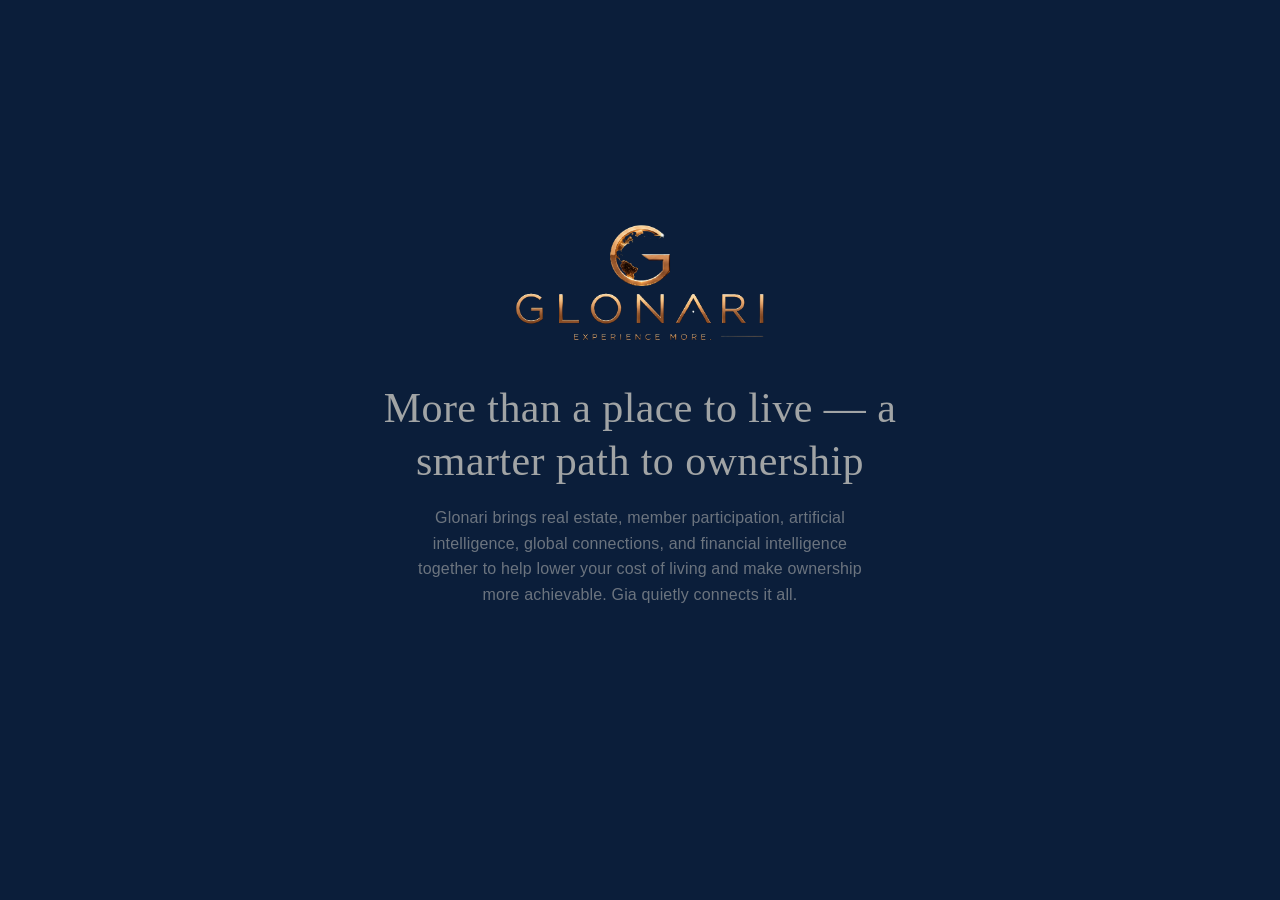
<file: mobile/index.html>
<!DOCTYPE html>
<html lang="ru">
<head>
  <meta charset="UTF-8" />
  <meta name="viewport" content="width=device-width, initial-scale=1.0" />
  <script>
    // Reverse device gate (2026-08-25, later still — see
    // DEVELOPMENT_PLAN.md Stage 14 / PRODUCT_REQUIREMENTS.md §19 for the
    // full decision writeup). The forward gate in the desktop
    // `index.html` sends narrow viewports here; this had no matching
    // reverse check at all, a known, disclosed gap. Deliberately NOT
    // keyed on viewport width alone, though — a phone rotated to
    // landscape can easily exceed 767px, and must NOT be sent to the
    // desktop scene on that basis: desktop's mouse-hover/parallax model
    // has no touch equivalent (this project decided mobile itself gets
    // no movement/hover equivalent, which is a separate question from
    // whether desktop's own model works on a touchscreen — it doesn't).
    // Gated on width AND `(hover: hover) and (pointer: fine)` — the same
    // primary-input media features this project's own desktop `main.js`
    // already uses for its cursor decision (`finePointerQuery`), reused
    // here for consistency rather than introducing a second detection
    // philosophy for the same underlying question ("is this a
    // mouse-driven device"). A touch-primary device never matches this,
    // landscape or not, regardless of width — only a genuine
    // mouse/trackpad-driven wide window redirects, which rescues the
    // one real gap this leaves open: a desktop user loading this page
    // (directly, or via the forward gate) with a narrow BROWSER WINDOW,
    // then widening it without a reload.
    //
    // Known, accepted imprecision (same tradeoff `finePointerQuery`
    // already carries on desktop): `pointer`/`hover` reflect the
    // PRIMARY input, so a touch+mouse hybrid device (e.g. a 2-in-1
    // laptop used via its touchscreen) can still match if its primary
    // input is classified as mouse/trackpad — not solved here, consistent
    // with how the existing desktop gate already treats that ambiguity.
    //
    // Checked once synchronously on load (mirroring the forward gate,
    // and closing the "deep-links directly into mobile/index.html stays
    // there" gap) AND live via the same 'change'-event + debounce pattern
    // as the forward gate, so a rotation/resize after load is caught too.
    var desktopQuery = window.matchMedia('(min-width: 768px) and (hover: hover) and (pointer: fine)');

    function goDesktop() {
      window.location.replace('../index.html');
    }

    if (desktopQuery.matches) {
      goDesktop();
    } else {
      var pendingDesktopRedirect = null;
      desktopQuery.addEventListener('change', function (event) {
        if (pendingDesktopRedirect) {
          clearTimeout(pendingDesktopRedirect);
          pendingDesktopRedirect = null;
        }
        if (!event.matches) return;
        pendingDesktopRedirect = setTimeout(function () {
          if (desktopQuery.matches) {
            // One-shot marker consumed by desktop index.html's own inline
            // <head> script — this call site is the LIVE resize/orientation
            // redirect, not the initial synchronous check above, so the
            // destination page must not replay the branded intro (see
            // intro.js). Set immediately before the existing goDesktop()
            // call; goDesktop() itself and the redirect criteria are
            // unchanged.
            sessionStorage.setItem('glonariSkipIntro', '1');
            goDesktop();
          }
        }, 300);
      });
    }
  </script>
  <script>
    // Branded intro one-shot marker (see intro.js/intro.css): consumed
    // here, once, so only the automatic live-redirect above (the only
    // call site that sets it) suppresses the intro on its destination
    // page. A normal load, a manual reload, or a redirect from the
    // initial synchronous check further up never has this marker set, so
    // they always show it.
    if (sessionStorage.getItem('glonariSkipIntro')) {
      sessionStorage.removeItem('glonariSkipIntro');
    } else {
      document.documentElement.classList.add('intro-active');
    }
  </script>
  <title>Glonari — Global</title>
  <link rel="stylesheet" href="../design-tokens.css" />
  <link rel="stylesheet" href="styles.css" />
  <link rel="stylesheet" href="../section-modal.css" />
  <link rel="stylesheet" href="../intro.css" />
</head>
<body>
  <!-- Branded intro overlay: shared markup/behavior with desktop
       index.html — see intro.css/intro.js. Sits above the Campus (and its
       own #modal-overlay) while active; fully removed from the DOM on
       exit. Not aria-hidden: unlike the old auto-exiting version, this one
       holds a real interactive control (the "explore" button) that
       assistive tech must be able to reach. -->
  <div id="intro-overlay">
    <div class="intro-inner">
      <div class="intro-logo" id="intro-logo">
        <picture>
          <source type="image/webp" srcset="../assets/glonari-logo.webp">
          <img src="../assets/glonari-logo.png" alt="Glonari" width="1584" height="763">
        </picture>
      </div>
      <div class="intro-copy" id="intro-copy">
        <h1 class="intro-headline">More than a place to live — a smarter path to ownership</h1>
        <p class="intro-subhead">Glonari brings real estate, member participation, artificial intelligence, global connections, and financial intelligence together to help lower your cost of living and make ownership more achievable. Gia quietly connects it all.</p>
      </div>
      <button type="button" class="intro-cta" id="intro-cta">explore</button>
    </div>
  </div>

  <!-- Mobile scene, carousel rebuild (2026-08-23, later same day) — full
       rewrite of the earlier layered-but-static build (plain
       horizontally-scrollable strip, no active/center concept). Per the
       reference mockup, this version is a real looping carousel: one
       centered/active building, its immediate neighbors peeking at the
       screen edges, prev/next arrows, 7 pagination dots, and drag/swipe
       paging (mobile/main.js) — not native `overflow-x` list scrolling.
       Ground-layer asset is now assets/background.png (autocropped once
       to mobile/assets/background-cropped.png), NOT assets/plaza.png —
       plaza.png has a fountain baked into its own artwork, which would
       double up against the separate assets/fountain.png layer below.
       Buildings still use only the "* frontal.png" sources (pre-cropped
       under mobile/assets/buildings/, unchanged from the prior pass) —
       side/¾-angle imagery for non-active positions is an explicitly
       deferred follow-up, not part of this rebuild. Tapping a side
       building re-centers the carousel on it; tapping the already-active
       (centered) building is intentionally a no-op for now — modal
       wiring (#modal-overlay/#modal-card below, shared section-modal.js)
       is also an explicitly deferred follow-up, so the markup/script
       stay in place but nothing currently drives them from a tap.

       (2026-08-23, later still) This exact markup was accidentally
       reverted to the pre-carousel flat-list version at one point and
       has been restored here — see styles.css for the accompanying
       scaling fixes (building/ground-layer/fountain proportions) applied
       in the same pass. -->
  <main class="screen" aria-label="Glonari Global — mobile scene">
    <div class="mobile-sky">
      <picture>
        <source type="image/webp" srcset="../assets/sky.webp" />
        <img src="../assets/sky.png" alt="" class="mobile-sky__image" width="2172" height="724" />
      </picture>
    </div>

    <div class="carousel" id="carousel">
      <button class="carousel-arrow carousel-arrow--prev" type="button" aria-label="Previous building">‹</button>

      <div class="carousel-viewport">
        <div class="carousel-track" id="carousel-track">
          <!-- Clone of the last real slide (Pulse), prepended, so the
               carousel can loop seamlessly to the left past Persona.
               Peeking at the left edge on load, so both faces load eager. -->
          <div class="building-frame building-pulse" data-clone="true" aria-hidden="true" tabindex="-1">
            <picture>
              <source type="image/webp" srcset="assets/buildings/pulse-frontal-cropped.webp" />
              <img class="building-face building-face--frontal" src="assets/buildings/pulse-frontal-cropped.png" alt="" width="690" height="780" />
            </picture>
            <picture>
              <source type="image/webp" srcset="assets/buildings/pulse-angled.webp" />
              <img class="building-face building-face--angled" src="assets/buildings/pulse-angled.png" alt="" width="690" height="780" />
            </picture>
          </div>

          <!-- Active (centered) slide on load — both faces load eager. -->
          <div class="building-frame building-persona" data-building="building-persona" tabindex="0" role="button" aria-label="Signature Persona Pavilion — open section">
            <picture>
              <source type="image/webp" srcset="assets/buildings/persona-frontal-cropped.webp" />
              <img class="building-face building-face--frontal" src="assets/buildings/persona-frontal-cropped.png" alt="Signature Persona Pavilion building" width="690" height="780" />
            </picture>
            <picture>
              <source type="image/webp" srcset="assets/buildings/persona-angled.webp" />
              <img class="building-face building-face--angled" src="assets/buildings/persona-angled.png" alt="" width="690" height="780" />
            </picture>
          </div>

          <!-- Peeking at the right edge on load, so both faces load eager. -->
          <div class="building-frame building-banker" data-building="building-banker" tabindex="0" role="button" aria-label="Digital Banker — open section">
            <picture>
              <source type="image/webp" srcset="assets/buildings/banker-frontal-cropped.webp" />
              <img class="building-face building-face--frontal" src="assets/buildings/banker-frontal-cropped.png" alt="Digital Banker building" width="690" height="780" />
            </picture>
            <picture>
              <source type="image/webp" srcset="assets/buildings/banker-angled.webp" />
              <img class="building-face building-face--angled" src="assets/buildings/banker-angled.png" alt="" width="690" height="780" />
            </picture>
          </div>

          <!-- Not visible until the carousel is dragged/paged to it — lazy. -->
          <div class="building-frame building-global-connections" data-building="building-global-connections" tabindex="0" role="button" aria-label="Global Connections — open section">
            <picture>
              <source type="image/webp" srcset="assets/buildings/global-connections-frontal-cropped.webp" />
              <img class="building-face building-face--frontal" src="assets/buildings/global-connections-frontal-cropped.png" alt="Global Connections building" width="690" height="780" loading="lazy" />
            </picture>
            <picture>
              <source type="image/webp" srcset="assets/buildings/global-connections-angled.webp" />
              <img class="building-face building-face--angled" src="assets/buildings/global-connections-angled.png" alt="" width="690" height="780" loading="lazy" />
            </picture>
          </div>

          <div class="building-frame building-global-dream" data-building="building-global-dream" tabindex="0" role="button" aria-label="Global Dream — open section">
            <picture>
              <source type="image/webp" srcset="assets/buildings/global-dream-frontal-cropped.webp" />
              <img class="building-face building-face--frontal" src="assets/buildings/global-dream-frontal-cropped.png" alt="Global Dream building" width="690" height="780" loading="lazy" />
            </picture>
            <picture>
              <source type="image/webp" srcset="assets/buildings/global-dream-angled.webp" />
              <img class="building-face building-face--angled" src="assets/buildings/global-dream-angled.png" alt="" width="690" height="780" loading="lazy" />
            </picture>
          </div>

          <div class="building-frame building-glonari-ancillary" data-building="building-glonari-ancillary" tabindex="0" role="button" aria-label="Glonari Ancillary — open section">
            <picture>
              <source type="image/webp" srcset="assets/buildings/glonari-ancillary-frontal-cropped.webp" />
              <img class="building-face building-face--frontal" src="assets/buildings/glonari-ancillary-frontal-cropped.png" alt="Glonari Ancillary building" width="690" height="780" loading="lazy" />
            </picture>
            <picture>
              <source type="image/webp" srcset="assets/buildings/glonari-ancillary-angled.webp" />
              <img class="building-face building-face--angled" src="assets/buildings/glonari-ancillary-angled.png" alt="" width="690" height="780" loading="lazy" />
            </picture>
          </div>

          <div class="building-frame building-glonari-news" data-building="building-glonari-news" tabindex="0" role="button" aria-label="Glonari News — open section">
            <picture>
              <source type="image/webp" srcset="assets/buildings/glonari-news-frontal-cropped.webp" />
              <img class="building-face building-face--frontal" src="assets/buildings/glonari-news-frontal-cropped.png" alt="Glonari News building" width="690" height="780" loading="lazy" />
            </picture>
            <picture>
              <source type="image/webp" srcset="assets/buildings/glonari-news-angled.webp" />
              <img class="building-face building-face--angled" src="assets/buildings/glonari-news-angled.png" alt="" width="690" height="780" loading="lazy" />
            </picture>
          </div>

          <div class="building-frame building-pulse" data-building="building-pulse" tabindex="0" role="button" aria-label="Glonari Pulse — open section">
            <picture>
              <source type="image/webp" srcset="assets/buildings/pulse-frontal-cropped.webp" />
              <img class="building-face building-face--frontal" src="assets/buildings/pulse-frontal-cropped.png" alt="Glonari Pulse building" width="690" height="780" loading="lazy" />
            </picture>
            <picture>
              <source type="image/webp" srcset="assets/buildings/pulse-angled.webp" />
              <img class="building-face building-face--angled" src="assets/buildings/pulse-angled.png" alt="" width="690" height="780" loading="lazy" />
            </picture>
          </div>

          <!-- Clone of the first real slide (Persona), appended, so the
               carousel can loop seamlessly to the right past Pulse. Not
               visible on load (only reachable after paging all the way
               around) — lazy. -->
          <div class="building-frame building-persona" data-clone="true" aria-hidden="true" tabindex="-1">
            <picture>
              <source type="image/webp" srcset="assets/buildings/persona-frontal-cropped.webp" />
              <img class="building-face building-face--frontal" src="assets/buildings/persona-frontal-cropped.png" alt="" width="690" height="780" loading="lazy" />
            </picture>
            <picture>
              <source type="image/webp" srcset="assets/buildings/persona-angled.webp" />
              <img class="building-face building-face--angled" src="assets/buildings/persona-angled.png" alt="" width="690" height="780" loading="lazy" />
            </picture>
          </div>
        </div>
      </div>

      <button class="carousel-arrow carousel-arrow--next" type="button" aria-label="Next building">›</button>
    </div>

    <div class="carousel-dots" id="carousel-dots">
      <button class="carousel-dot" type="button" data-index="0" aria-label="Signature Persona Pavilion"></button>
      <button class="carousel-dot" type="button" data-index="1" aria-label="Digital Banker"></button>
      <button class="carousel-dot" type="button" data-index="2" aria-label="Global Connections"></button>
      <button class="carousel-dot" type="button" data-index="3" aria-label="Global Dream"></button>
      <button class="carousel-dot" type="button" data-index="4" aria-label="Glonari Ancillary"></button>
      <button class="carousel-dot" type="button" data-index="5" aria-label="Glonari News"></button>
      <button class="carousel-dot" type="button" data-index="6" aria-label="Glonari Pulse"></button>
    </div>

    <div class="mobile-plaza">
      <picture>
        <source type="image/webp" srcset="assets/background-cropped.webp" />
        <img src="assets/background-cropped.png" alt="" class="mobile-plaza__image" width="440" height="442" />
      </picture>
    </div>

    <div class="mobile-fountain">
      <picture>
        <source type="image/webp" srcset="../assets/fountain.webp" />
        <img src="../assets/fountain.png" alt="Glonari globe fountain" class="mobile-fountain__image" width="379" height="202" />
      </picture>
    </div>
  </main>

  <!-- Same #modal-overlay/#modal-card markup as desktop's index.html —
       required as-is by the shared section-modal.js/section-modal.css.
       Not wired to any tap yet in this pass (see main.js). -->
  <div id="modal-overlay">
    <div id="modal-card" role="dialog" aria-modal="true" aria-labelledby="modal-title" aria-describedby="modal-desc">
      <h2 id="modal-title"></h2>
      <p id="modal-desc"></p>
      <button id="modal-close" type="button">Close</button>
    </div>
  </div>

  <!-- Same GSAP build/version as digital-banker/lobby/index.html, for one
       version in use across the project. `defer`, placed immediately
       before intro.js (also `defer`): deferred scripts run in document
       order, so `gsap` is guaranteed defined by the time intro.js runs. -->
  <script src="https://cdn.jsdelivr.net/npm/gsap@3.12.7/dist/gsap.min.js" defer></script>
  <script src="../intro.js" defer></script>
  <script src="../section-modal.js" defer></script>
  <script src="main.js" defer></script>
</body>
</html>
</file>
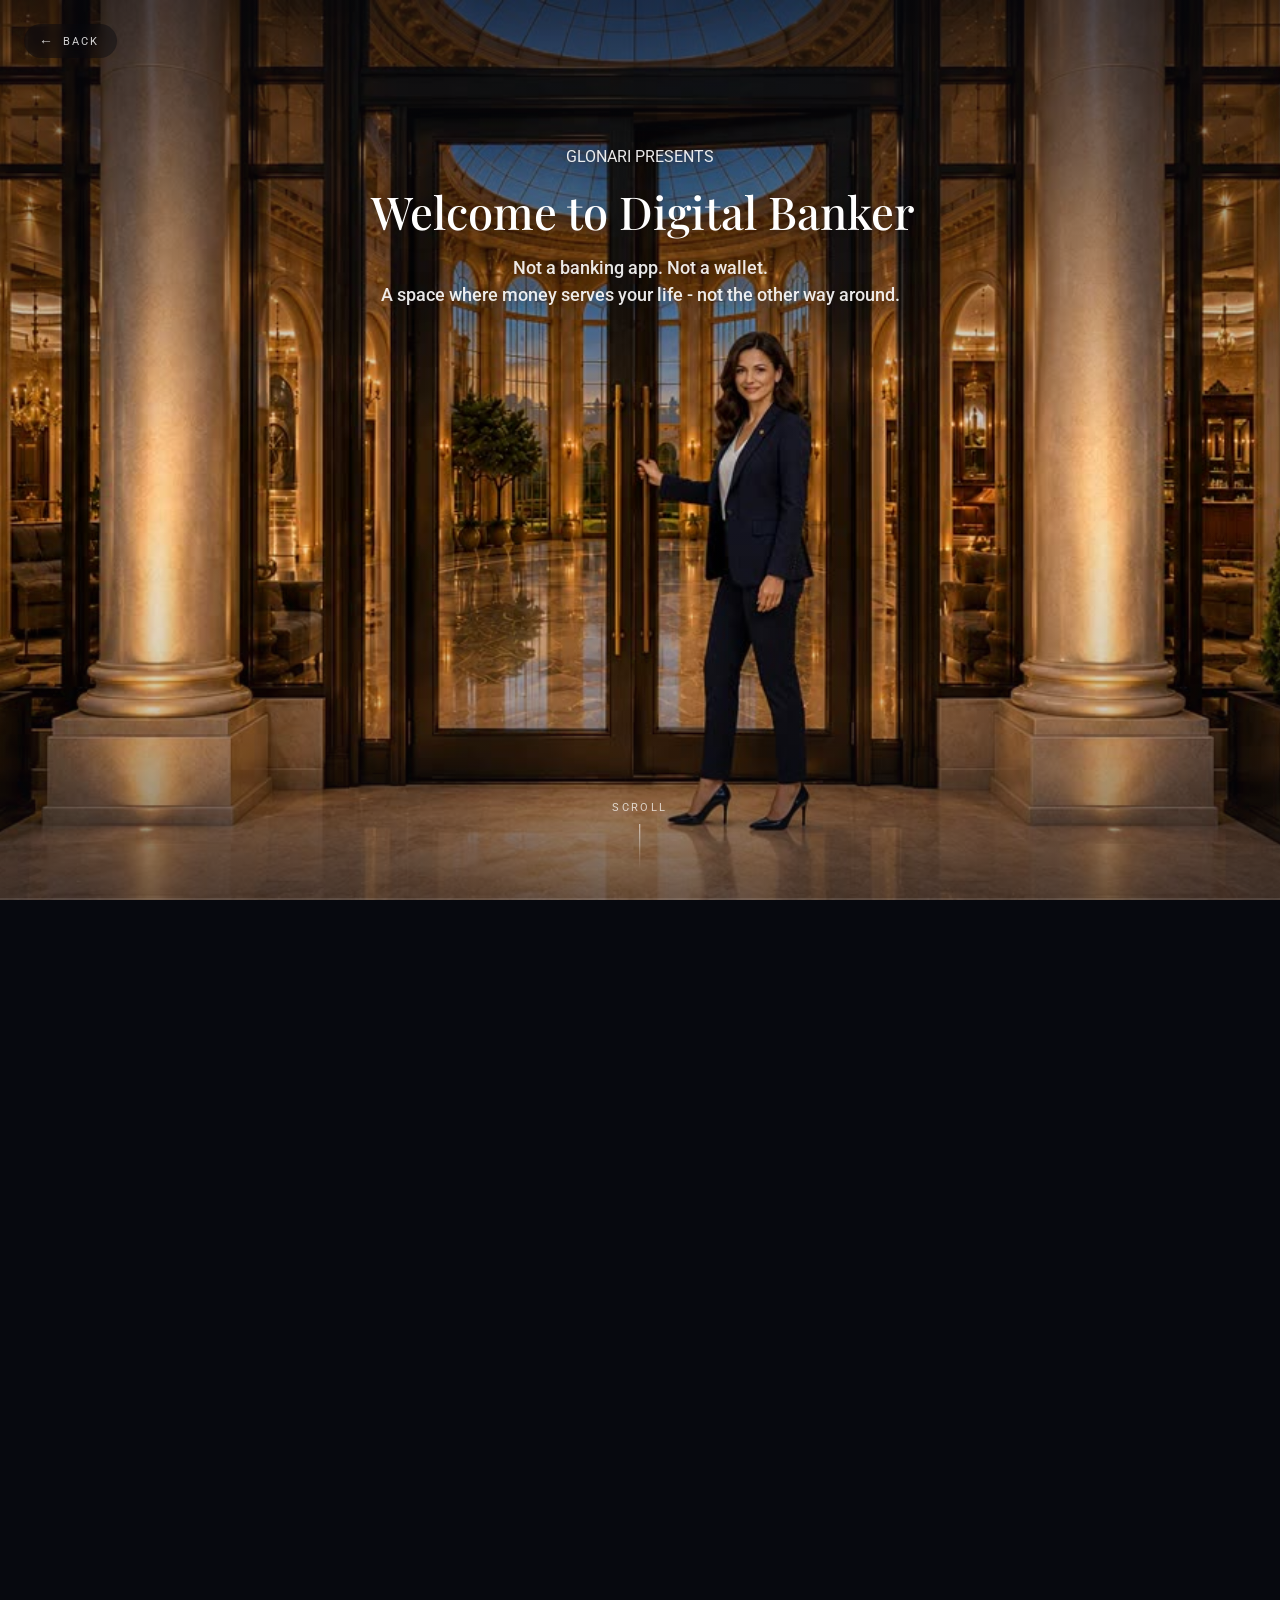
<file: digital-banker/gia/index.html>
<!DOCTYPE html>
<html lang="en">
<head>
<meta charset="utf-8">
<meta name="viewport" content="width=device-width, initial-scale=1, viewport-fit=cover">
<title>Digital Banker — Welcome</title>
<meta name="description" content="Not a banking app. Not a wallet. A space where money serves your life.">
<link rel="preconnect" href="https://fonts.googleapis.com">
<link rel="preconnect" href="https://fonts.gstatic.com" crossorigin>
<link href="https://fonts.googleapis.com/css2?family=Playfair+Display:wght@500;700&family=Roboto:wght@400;500&display=swap" rel="stylesheet">
<link rel="preload" as="image" href="poster.jpg">
<style>
/* ============================================================
   DIGITAL BANKER — DESIGN SYSTEM
   Reference frames: 1920x1080 (blocks 1-3), 1820x1024 (block 4).
   Positions are % of the frame; type is expressed in design pixels
   via --u / --u4, so the Figma proportions hold at any size.
   ============================================================ */
:root{
  --ink:          #FFFFFF;
  --ink-soft:     rgba(255,255,255,.90);
  --accent:       #D8B26A;   /* warm gold, sampled from the lobby light */
  --bg:           #07090F;
  --scrim-top:    .62;       /* legibility scrim over the bright lobby */
  --scrim-bottom: .55;
  --font-display: "Playfair Display", "Times New Roman", Georgia, serif;
  --font-text:    "Roboto", "Helvetica Neue", Arial, sans-serif;
}

*,*::before,*::after{ box-sizing:border-box; }
html{ background:var(--bg); }
/* NB: no `overflow-x:hidden` on <html>/<body> — it turns that element into a
   scroll container and breaks the sticky pin. Nothing here overflows sideways. */
body{
  margin:0; background:var(--bg); color:var(--ink);
  font-family:var(--font-text);
  -webkit-font-smoothing:antialiased; -moz-osx-font-smoothing:grayscale;
}

/* ---------- scroll rig -------------------------------------- */
.track{ position:relative; width:100%; }   /* height is set by JS */
.pin{
  position:sticky; top:0;
  height:100vh;    /* fallback */
  height:100svh;   /* small viewport — the pin never hides under a mobile URL bar */
  width:100%; overflow:hidden;
  background:var(--bg);
}

#video{
  position:absolute; inset:0;
  width:100%; height:100%;
  object-fit:cover; object-position:54% center;
  display:block;
  background:var(--bg) url("poster.jpg") 54% center / cover no-repeat;
}

.scrim{
  position:absolute; inset:0; pointer-events:none;
  background:
    linear-gradient(180deg,
      rgba(7,9,15,var(--scrim-top)) 0%,
      rgba(7,9,15,.30) 28%,
      rgba(7,9,15,0)   50%),
    linear-gradient(0deg,
      rgba(7,9,15,var(--scrim-bottom)) 0%,
      rgba(7,9,15,.18) 22%,
      rgba(7,9,15,0)   44%);
}

/* ---------- stage: the 16:9 design frame -------------------- */
.stage{
  position:absolute; left:50%; top:50%;
  transform:translate(-50%,-50%);
  /* page-entrance fade — the first frame lands before the copy does */
  opacity:0; transition:opacity 1.1s cubic-bezier(.22,.61,.36,1) .25s;
  --stage-w: min(100vw, calc(100svh * 16 / 9));
  width:var(--stage-w);
  height:calc(var(--stage-w) * 9 / 16);
  --u:  calc(var(--stage-w) / 1920);   /* 1 design px of the 1920 frame */
  --u4: calc(var(--stage-w) / 1820);   /* 1 design px of the 1820 frame */
  pointer-events:none;
}

.blk{
  position:absolute;
  opacity:0; visibility:hidden;
  will-change:opacity;
  text-shadow:0 calc(2 * var(--u)) calc(28 * var(--u)) rgba(7,9,15,.55);
}

/* Block 1 — X 556 / Y 83.25 · 808.5 x 243.75 · frame 1920x1080 */
.blk--1{
  left:28.95833%; top:7.70833%;
  width:42.10938%; min-height:22.56944%;
  text-align:center;
}
.blk--1 .eyebrow{
  margin:0;
  font-family:var(--font-text); font-weight:400;
  font-size:calc(24 * var(--u)); line-height:1.5;
  letter-spacing:0; text-transform:uppercase;
  color:var(--ink-soft);
}
.blk--1 .headline{
  margin:calc(22.5 * var(--u)) 0 0;
  font-family:var(--font-display); font-weight:500;
  font-size:calc(68 * var(--u)); line-height:1.2;
  letter-spacing:0;
  /* Figma sets this on one line; the webfont runs ~6 design px wider
     than the 808.5 box, so keep the single line rather than reflow. */
  white-space:nowrap;
}
.blk--1 .sub{
  margin:calc(22.5 * var(--u)) 0 0;
  font-family:var(--font-text); font-weight:500;
  font-size:calc(27 * var(--u)); line-height:1.5;
  letter-spacing:0; color:var(--ink-soft);
}

/* Block 2 — X 365.25 / Y 91.5 · 712.5 x 162 · frame 1920x1080 */
.blk--2{
  left:19.02344%; top:8.47222%;
  width:37.10938%; min-height:15%;
  text-align:left;
}
/* Block 3 — X 1147.5 / Y 751.5 · 660.75 x 216 · frame 1920x1080 */
.blk--3{
  left:59.76563%; top:69.58333%;
  width:34.41406%; min-height:20%;
  text-align:left;
}
.blk--2 p, .blk--3 p{
  margin:0;
  font-family:var(--font-display); font-weight:700;
  font-size:calc(36 * var(--u)); line-height:1.5;
  letter-spacing:0;
}

/* Block 4 — X 332 / Y 46.21 · 1156.7 x 234.61 · frame 1820x1024 */
.blk--4{
  left:18.24176%; top:4.51270%;
  width:63.55495%; min-height:22.91113%;
  text-align:center;
}
.blk--4 p{
  margin:0;
  font-family:var(--font-display); font-weight:500;
  font-size:calc(64 * var(--u4)); line-height:1.2;
  letter-spacing:0;
}

/* ---------- scroll affordance -------------------------------- */
.cue{
  position:absolute; left:50%; bottom:clamp(20px, 3.4vh, 44px);
  transform:translateX(-50%);
  display:flex; flex-direction:column; align-items:center; gap:10px;
  font-weight:400; font-size:11px; letter-spacing:.22em;
  text-transform:uppercase; color:rgba(255,255,255,.72);
  pointer-events:none;
  /* opacity is driven every frame from scroll progress in readScroll()
     below (same ramp()/smoothstep technique as the TIMELINE text blocks),
     not a CSS transition — a transition here would lag behind the
     already-eased ramp() curve instead of tracking it. */
}
.cue__line{
  width:1px; height:clamp(28px, 5vh, 52px);
  background:linear-gradient(180deg, rgba(255,255,255,.75), rgba(255,255,255,0));
  animation:cueDrift 2.2s ease-in-out infinite;
}
@keyframes cueDrift{
  0%,100%{ transform:scaleY(.55); transform-origin:top; opacity:.55; }
  50%    { transform:scaleY(1);   transform-origin:top; opacity:1;   }
}
.is-ready .stage{ opacity:1; }

.progress{
  position:absolute; left:0; bottom:0; height:2px; width:100%;
  background:rgba(255,255,255,.10);
}
.progress__bar{
  height:100%; width:0;
  background:linear-gradient(90deg, rgba(216,178,106,.35), var(--accent));
}

/* ---------- back navigation -----------------------------------
   Explicit hard link back to the Glonari campus (never history.back(),
   per the fixed back-chain used across digital-banker/global-reserve).
   Fixed to the viewport, not the .stage, so it never scales/pans with
   the video stage. env(safe-area-inset-*) is a no-op on the desktop-only
   target today but keeps this correct if the page is ever viewed on a
   notched device. */
.back-link{
  position:fixed;
  top:calc(env(safe-area-inset-top, 0px) + 24px);
  left:calc(env(safe-area-inset-left, 0px) + 24px);
  z-index:50;
  display:inline-flex; align-items:center; gap:8px;
  padding:10px 18px 10px 15px;
  background:rgba(7,9,15,.4);
  backdrop-filter:blur(6px); -webkit-backdrop-filter:blur(6px);
  border-radius:999px;
  font-family:var(--font-text); font-weight:400; font-size:11px;
  letter-spacing:.18em; text-transform:uppercase;
  color:rgba(255,255,255,.82); text-decoration:none;
  transition:color .25s ease, background-color .25s ease;
}
.back-link:hover, .back-link:focus-visible{
  color:var(--accent);
  background:rgba(7,9,15,.55);
}
.back-link:focus-visible{ outline:1px solid var(--accent); outline-offset:3px; }
.back-link__arrow{ font-size:14px; line-height:1; }

/* ---------- mobile ------------------------------------------- */
@media (max-width: 820px){
  :root{ --scrim-top:.68; --scrim-bottom:.62; }

  .stage{ left:0; top:0; transform:none; width:100%; height:100%; }

  .blk{
    left:clamp(20px, 6vw, 40px);
    right:clamp(20px, 6vw, 40px);
    width:auto; min-height:0;
    text-shadow:0 2px 22px rgba(7,9,15,.65);
  }
  /* the spec line breaks are authored for 1920 — let mobile reflow.
     The markup keeps a space before each <br>, so the copy still reads right. */
  .blk br{ display:none; }

  .blk--1{ top:11%; text-align:center; }
  .blk--2{ top:11%; text-align:left; }
  .blk--3{ top:auto; bottom:17%; text-align:left; }  /* clears the home indicator */
  .blk--4{ top:11%; text-align:center; }

  .blk--1 .eyebrow { font-size:clamp(10px, 3vw, 14px); letter-spacing:.14em; }
  .blk--1 .headline{ font-size:clamp(28px, 8.4vw, 46px); margin-top:clamp(10px, 2.6vw, 18px); white-space:normal; }
  .blk--1 .sub     { font-size:clamp(13.5px, 3.9vw, 19px); margin-top:clamp(12px, 3vw, 20px); }
  .blk--2 p,
  .blk--3 p        { font-size:clamp(18px, 5.4vw, 28px); line-height:1.45; }
  .blk--4 p        { font-size:clamp(24px, 7.2vw, 38px); }

  /* no widows once the authored line breaks are dropped */
  .blk--1 .headline, .blk--1 .sub, .blk--4 p{ text-wrap:balance; }
}

/* short landscape phones */
@media (max-height: 460px) and (orientation: landscape){
  .blk--1 .headline{ font-size:calc(58 * var(--u)); }
  .cue{ display:none; }
}

@media (prefers-reduced-motion: reduce){
  .cue__line{ animation:none; }
}
</style>
</head>
<body>

<a class="back-link" href="../../index.html" aria-label="Back to Glonari">
  <span class="back-link__arrow" aria-hidden="true">&larr;</span>
  <span>Back</span>
</a>

<main class="track" id="track">
  <div class="pin">
    <video id="video"
           src="digital-banker-mobile-1080p-scrub.mp4"
           poster="poster.jpg"
           muted playsinline webkit-playsinline
           preload="auto"
           disablepictureinpicture
           aria-hidden="true"
           tabindex="-1"></video>

    <div class="scrim" aria-hidden="true"></div>

    <div class="stage" id="stage">

      <!-- Block 1 · 00:00.0 – 00:02.5 -->
      <section class="blk blk--1" data-block="1">
        <p class="eyebrow">Glonari presents</p>
        <h1 class="headline">Welcome to Digital Banker</h1>
        <p class="sub">Not a banking app. Not a wallet. <br>A space where money serves your life - not the other way around.</p>
      </section>

      <!-- Block 2 · 00:02.5 – 00:05.5 -->
      <section class="blk blk--2" data-block="2">
        <p>Every door here isn&rsquo;t about your balance. <br>It&rsquo;s about what you&rsquo;re ready to move <br>toward next.</p>
      </section>

      <!-- Block 3 · 00:05.5 – 00:07.5 -->
      <section class="blk blk--3" data-block="3">
        <p>Gia has already prepared everything: <br>where you stand, what&rsquo;s ahead, and the <br>step that&rsquo;s closest. <br>No anxious numbers - just clarity.</p>
      </section>

      <!-- Block 4 · 00:07.5 – 00:10.0, held -->
      <section class="blk blk--4" data-block="4">
        <p>Welcome to a place where your <br>readiness is visible, and progress is felt.</p>
      </section>

    </div>

    <div class="cue" id="cue" aria-hidden="true">
      <span>Scroll</span>
      <span class="cue__line"></span>
    </div>

    <div class="progress" aria-hidden="true"><div class="progress__bar" id="bar"></div></div>
  </div>
</main>

<!-- Golden light flash before handing off to digital-banker/lobby/ (the
     arches hall), once the visitor has scrolled all the way through
     block 4's hold and paused there for a beat — see ADVANCE_DELAY_MS /
     scheduleAdvance() below. Mirrors the #light-flash technique already
     used for the lobby -> Global Reserve hand-off (digital-banker/lobby/
     index.html), adapted to this page's own dark palette: the flash's
     bright core still reads as the lobby's own warm light (--accent,
     "sampled from the lobby light" per the token comment above) breaking
     through, but recedes to this page's own --bg at the edge instead of
     Global Reserve's bronze, so it belongs to both the dark GIA scene and
     the golden hall it opens onto. Replaces the former plain fade-to-black
     #exit-transition, which had no way to hide the arches-hall scene's
     own asset-loading time on anything short of a fast connection (see
     PRODUCT_REQUIREMENTS.md/DEVELOPMENT_PLAN.md 2026-09-21 notes for the
     measured numbers) — mirrored by #gia-entry-flash on the lobby side,
     which stays lit there until that scene's own images are actually
     ready, not just for a fixed beat. -->
<div id="light-flash" aria-hidden="true"></div>
<style>
#light-flash{
  position:fixed; inset:0; z-index:10000; opacity:0; pointer-events:none;
  background:radial-gradient(circle, #fff6e0 0%, var(--accent) 40%, var(--bg) 100%);
  transition:opacity 170ms ease-out;
}
#light-flash.active{ opacity:1; }
@media (prefers-reduced-motion: reduce){
  #light-flash{ transition:none; }
}
</style>

<script>
(function () {
  'use strict';

  /* ---------------- configuration ------------------------------ */
  var DURATION      = 10.125;  // s — real length of the clip
  var PX_PER_SECOND = 620;     // scroll pace
  var HOLD_SHARE    = 0.15;    // last 15% of the scroll holds the final frame
  var SMOOTHING     = 0.16;    // lerp factor, lower = softer
  var SEEK_EPSILON  = 1 / 48;  // half a frame @ 24fps

  var CROSSFADE = 0.5;         // s — per digital_banker_timecoding.md

  /* Straight out of digital_banker_timecoding.md — seconds of video time. */
  var BLOCKS = [
    { block: 1, from: 0.0, to:  2.5 },
    { block: 2, from: 2.5, to:  5.5 },
    { block: 3, from: 5.5, to:  7.5 },
    { block: 4, from: 7.5, to: 10.0, hold: true }  // stays put so it can be read
  ];

  var video = document.getElementById('video');
  var track = document.getElementById('track');
  var bar   = document.getElementById('bar');
  var cue   = document.getElementById('cue');

  /* "Scroll" cue: fully visible through the first CUE_FADE_START of the
     scroll progress, then eases out over the next span, gone by
     CUE_FADE_END — so it survives one light wheel notch and only recedes
     after a deliberate, noticeable amount of scrolling. */
  var CUE_FADE_START = 0.045;
  var CUE_FADE_END   = 0.09;

  /* ---------------- hand-off to the next screen ------------------
     Block 4 already holds on the final frame for the last HOLD_SHARE of
     the scroll (see readScroll below) so it can be read — this is that
     hold's natural exit. Once the visitor has scrolled all the way to the
     very bottom (p >= ADVANCE_AT) we wait ADVANCE_DELAY_MS (long enough to
     read Block 4), then flash to light and navigate to the arches-hall
     screen. The delay is cancelled if they scroll back up before it
     fires, so a momentum overshoot at the bottom can't trigger it by
     accident. NEXT_SCREEN_URL is relative to this file, matching the
     digital-banker/gia -> digital-banker/lobby layout. */
  var NEXT_SCREEN_URL   = '../lobby/index.html';
  var ADVANCE_AT        = 0.999;
  var ADVANCE_DELAY_MS  = 1100;
  var FLASH_IN_MS       = 170; // keep in sync with #light-flash's CSS transition-duration
  var lightFlash        = document.getElementById('light-flash');
  var advanceTimer      = null;
  var navigating        = false;

  function goToNextScreen() {
    if (navigating) return;
    navigating = true;
    if (lightFlash) {
      lightFlash.classList.add('active');
      window.setTimeout(function () {
        window.location.href = NEXT_SCREEN_URL;
      }, FLASH_IN_MS);
    } else {
      window.location.href = NEXT_SCREEN_URL;
    }
  }

  function scheduleAdvance() {
    if (navigating || advanceTimer) return;
    advanceTimer = window.setTimeout(function () {
      advanceTimer = null;
      goToNextScreen();
    }, ADVANCE_DELAY_MS);
  }

  function cancelAdvance() {
    if (!advanceTimer) return;
    window.clearTimeout(advanceTimer);
    advanceTimer = null;
  }

  /* ---------------- lobby asset prefetch --------------------------
     The arches-hall scene's own first-paint assets (layers/wall.png,
     layers/subjects.png, layers/Gia.png, and the 6 cropped-new arch
     images) are ~13MB combined, plus GSAP from the CDN — heavy enough
     that on anything short of a fast connection, downloading them cold
     AFTER handing off here takes far longer than this page's own exit
     flash can cover (measured cold, no prefetch at all: ~32.5s at a
     throttled 10 Mbps versus this hand-off's own ~1.3s hold+flash — see
     PRODUCT_REQUIREMENTS.md/DEVELOPMENT_PLAN.md 2026-09-21 notes).
     Firing these as <link rel=preload> once the visitor is p >=
     LOBBY_PREFETCH_AT through the video spends the real seconds they
     still spend scrolling/reading here as a head start. That head start
     is real but not complete: measured in a genuinely clean browser
     context (fresh profile, cleared cache, no reuse from earlier runs —
     an initial same-session measurement that showed ~3s was an artifact
     of cache reuse across repeated test runs, not a real number), the
     full set still takes ~13.5s to finish downloading even with the
     prefetch's head start, versus the ~10.85s a straight bandwidth
     calculation predicts (13.5MB / 1.25MB/s) — so it does NOT guarantee
     everything is cached by the time an average or fast scroller reaches
     the bottom. LOBBY_PREFETCH_AT is set low (0.2, not 0.5) specifically
     to bank as much of that gap as possible, but #gia-entry-flash on the
     lobby side (see that file) is the actual guarantee: it holds until
     the images are genuinely ready, however long that takes, rather than
     assuming this prefetch alone closed the gap. */
  var LOBBY_PREFETCH_AT = 0.2;
  var lobbyPrefetched   = false;
  var LOBBY_PREFETCH_ASSETS = [
    { href: 'https://cdn.jsdelivr.net/npm/gsap@3.12.7/dist/gsap.min.js', as: 'script' },
    { href: '../lobby/layers/wall.png', as: 'image' },
    { href: '../lobby/layers/subjects.png', as: 'image' },
    { href: '../lobby/layers/Gia.png', as: 'image' },
    { href: '../lobby/cropped-new/1.png', as: 'image' },
    { href: '../lobby/cropped-new/2.png', as: 'image' },
    { href: '../lobby/cropped-new/3.png', as: 'image' },
    { href: '../lobby/cropped-new/4.png', as: 'image' },
    { href: '../lobby/cropped-new/5.png', as: 'image' },
    { href: '../lobby/cropped-new/6.png', as: 'image' }
  ];

  function prefetchLobbyAssets() {
    if (lobbyPrefetched) return;
    lobbyPrefetched = true;
    LOBBY_PREFETCH_ASSETS.forEach(function (asset) {
      var link = document.createElement('link');
      link.rel = 'preload';
      link.as = asset.as;
      link.href = asset.href;
      document.head.appendChild(link);
    });
  }

  /* Each crossfade straddles its boundary, so A is at 50% exactly where B is. */
  var TIMELINE = BLOCKS.map(function (b, i) {
    var half = CROSSFADE / 2;
    return {
      el: document.querySelector('[data-block="' + b.block + '"]'),
      // block 1 is already on screen at t = 0 — it gets the page-entrance fade
      inA:  i === 0 ? -1 : b.from - half,
      inB:  i === 0 ? -0.5 : b.from + half,
      outA: b.hold ? Infinity : b.to - half,
      outB: b.hold ? Infinity : b.to + half,
      alpha: -1
    };
  });

  /* ---------------- helpers ------------------------------------ */
  function clamp01(v) { return v < 0 ? 0 : v > 1 ? 1 : v; }
  function smoothstep(v) { return v * v * (3 - 2 * v); }
  function ramp(t, a, b) {                    // 0 before a, 1 after b, eased between
    if (!isFinite(a)) return 0;
    if (b <= a) return t >= b ? 1 : 0;
    return smoothstep(clamp01((t - a) / (b - a)));
  }

  /* ---------------- layout ------------------------------------- */
  var scrollLength = 0;

  function layout() {
    var vh = window.innerHeight;
    scrollLength = Math.round((DURATION * PX_PER_SECOND) / (1 - HOLD_SHARE));
    track.style.height = (vh + scrollLength) + 'px';
  }

  /* ---------------- scroll -> video time ----------------------- */
  var targetTime = 0;
  var currentTime = 0;
  var needsFrame = true;

  /* Review mode: #t=4.0 freezes the timeline at that video second and ignores
     scroll, so a single block can be checked against the Figma frame. */
  function frozenTime() {
    var m = /^#t=(-?[\d.]+)$/.exec(window.location.hash);
    return m ? Math.max(0, Math.min(DURATION, parseFloat(m[1]))) : null;
  }

  function scrollTop() {
    return window.pageYOffset || document.documentElement.scrollTop ||
           document.body.scrollTop || 0;
  }

  function readScroll() {
    var frozen = frozenTime();
    if (frozen !== null) { targetTime = frozen; needsFrame = true; return; }

    var y = scrollTop();
    var p = scrollLength > 0 ? clamp01(y / scrollLength) : 0;

    // the scrub occupies the first (1 - HOLD_SHARE) of the scroll;
    // the remainder holds the last frame so block 4 can be read.
    targetTime = clamp01(p / (1 - HOLD_SHARE)) * DURATION;

    bar.style.width = (p * 100).toFixed(3) + '%';
    cue.style.opacity = (1 - ramp(p, CUE_FADE_START, CUE_FADE_END)).toFixed(3);
    needsFrame = true;

    if (p >= ADVANCE_AT) scheduleAdvance();
    else cancelAdvance();
    if (p >= LOBBY_PREFETCH_AT) prefetchLobbyAssets();
  }

  /* ---------------- render loop -------------------------------- */
  function applyText(t) {
    for (var i = 0; i < TIMELINE.length; i++) {
      var seg = TIMELINE[i];
      var a = ramp(t, seg.inA, seg.inB) * (1 - ramp(t, seg.outA, seg.outB));
      if (Math.abs(a - seg.alpha) < 0.002) continue;
      seg.alpha = a;
      seg.el.style.opacity = a.toFixed(3);
      seg.el.style.visibility = a > 0.001 ? 'visible' : 'hidden';
    }
  }

  var lastY = -1;

  function tick() {
    /* Poll the offset instead of trusting `scroll` events: iOS defers them
       during momentum scrolling, and programmatic scrolls skip them entirely. */
    var y = scrollTop();
    if (y !== lastY) { lastY = y; readScroll(); }

    var delta = targetTime - currentTime;

    if (Math.abs(delta) > 0.0004) {
      currentTime += delta * SMOOTHING;
      needsFrame = true;
    } else if (needsFrame) {
      currentTime = targetTime;
    }

    if (needsFrame) {
      needsFrame = Math.abs(targetTime - currentTime) > 0.0004;

      if (video.readyState >= 1 && Math.abs(video.currentTime - currentTime) > SEEK_EPSILON) {
        try { video.currentTime = currentTime; } catch (e) { /* not seekable yet */ }
      }
      applyText(currentTime);
    }

    requestAnimationFrame(tick);
  }

  /* ---------------- first frame / iOS decode kick -------------- */
  var primed = false;
  function prime() {
    if (primed) return;
    primed = true;
    var p = video.play();
    if (p && typeof p.then === 'function') {
      p.then(function () {
        video.pause();
        try { video.currentTime = currentTime || 0.001; } catch (e) {}
      }).catch(function () {
        try { video.currentTime = 0.001; } catch (e) {}
      });
    } else {
      video.pause();
      try { video.currentTime = 0.001; } catch (e) {}
    }
  }

  video.addEventListener('loadedmetadata', function () {
    if (video.duration && isFinite(video.duration)) DURATION = video.duration;
    layout();
    readScroll();
  });

  video.addEventListener('loadeddata', function () {
    video.pause();
    prime();
  });

  video.addEventListener('play', function () {   // never free-run
    if (primed) video.pause();
  });

  ['touchstart', 'pointerdown', 'wheel', 'keydown'].forEach(function (evt) {
    window.addEventListener(evt, prime, { once: true, passive: true });
  });

  /* ---------------- wiring ------------------------------------- */
  /* Both paths on purpose: the event responds immediately, the rAF poll in
     tick() covers iOS momentum scrolling and programmatic jumps. readScroll
     is idempotent, so running it twice for one scroll costs nothing. */
  window.addEventListener('scroll', readScroll, { passive: true });
  window.addEventListener('hashchange', readScroll);
  window.addEventListener('resize', function () { layout(); readScroll(); }, { passive: true });
  window.addEventListener('orientationchange', function () {
    setTimeout(function () { layout(); readScroll(); }, 250);
  }, { passive: true });

  if ('scrollRestoration' in history) history.scrollRestoration = 'manual';

  /* reveal the copy once the first frame and the webfonts are in */
  function reveal() { document.body.classList.add('is-ready'); }
  var fontsReady = document.fonts ? document.fonts.ready : Promise.resolve();
  fontsReady.then(function () {
    if (video.readyState >= 2) reveal();
    else video.addEventListener('loadeddata', reveal, { once: true });
  });
  setTimeout(reveal, 2500);   // never leave the copy hidden

  layout();
  readScroll();
  applyText(0);
  requestAnimationFrame(tick);
})();
</script>
</body>
</html>
</file>
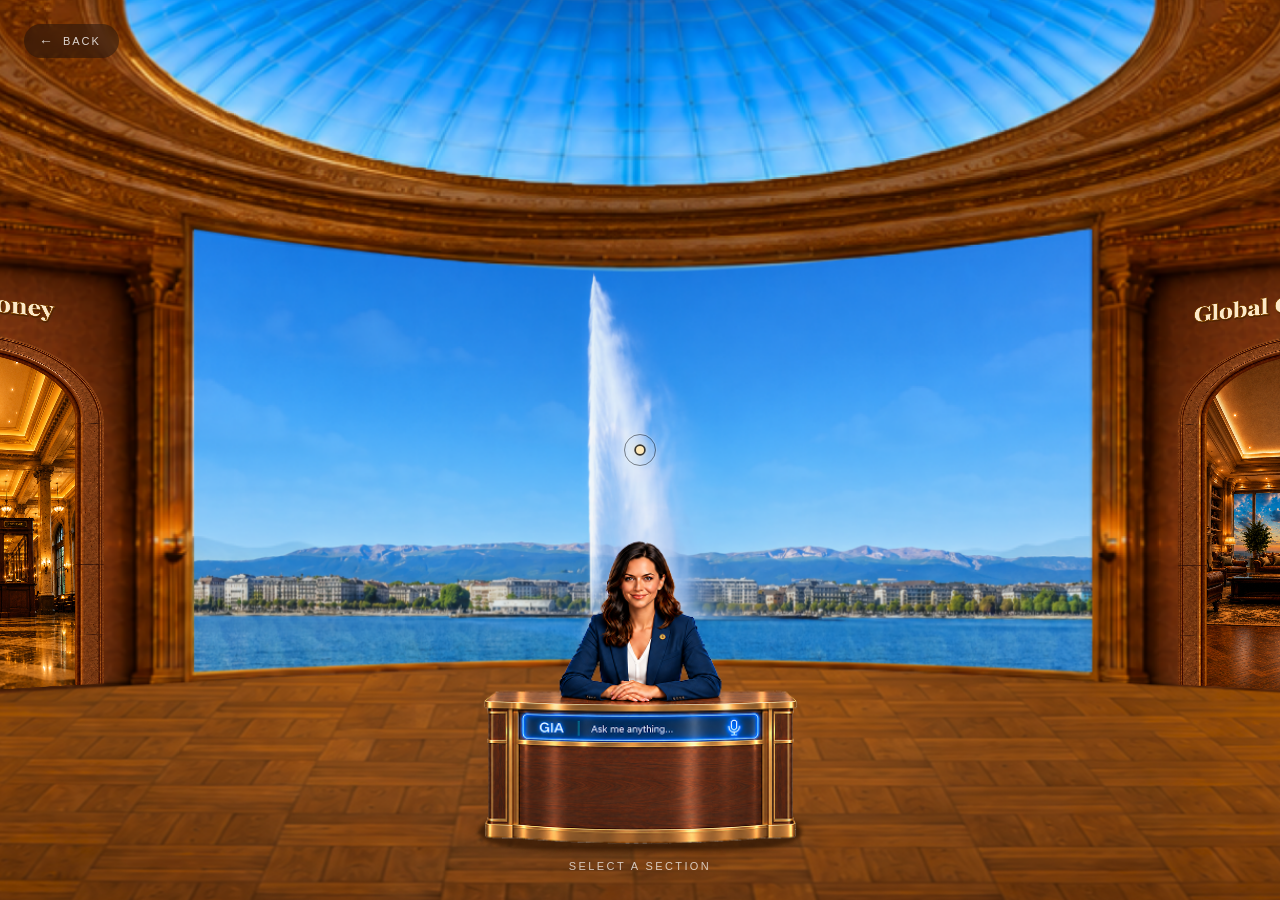
<file: digital-banker/lobby/index.html>
<!DOCTYPE html>
<html lang="ru">
<head>
<meta charset="UTF-8">
<meta name="viewport" content="width=device-width, initial-scale=1.0">
<title>Арки — matrix3d corner-pin (заголовок + арка = единый объект)</title>
<!-- Golden entry flash from digital-banker/gia/index.html (#light-flash
     there). Inline here, not a linked stylesheet or a JS-added class, so
     the very first paint is already fully opaque — no flash-of-unstyled-
     content gap while this scene's own heavy layer/arch images (see
     PRODUCT_REQUIREMENTS.md/DEVELOPMENT_PLAN.md 2026-09-21 notes) are
     still loading behind it. Same gradient as GIA's outgoing flash (same
     hand-off, same color on both sides); separate id/element from
     #light-flash further down, which is this page's OWN outgoing flash
     toward Global Reserve — the two never run at the same time, but they
     have different default states (this one starts opaque, that one
     starts hidden), so they stay two elements rather than one with
     branching states. -->
<style>
  #gia-entry-flash{
    position:fixed;
    inset:0;
    z-index:2000;
    opacity:1;
    pointer-events:none;
    background:radial-gradient(circle, #fff6e0 0%, #D8B26A 40%, #07090F 100%);
  }
  /* Applied only once the scene's images have taken longer than expected
     to finish (see the control script near the end of body) — a slow,
     deliberate breathing motion so an extended hold still reads as
     "loading" rather than a frozen/stuck page. */
  #gia-entry-flash.loading{
    animation:gia-entry-flash-pulse 1.6s ease-in-out infinite;
  }
  @keyframes gia-entry-flash-pulse{
    0%, 100%{ opacity:1; }
    50%{ opacity:0.82; }
  }
  @media (prefers-reduced-motion: reduce){
    #gia-entry-flash.loading{ animation:none; }
  }
</style>
<style>
  html,body{
    width:100%; height:100%; margin:0; padding:0; overflow:hidden;
    background:#0a0a0a; color:#eee;
    font-family:-apple-system,Segoe UI,Roboto,Arial,sans-serif;
  }

  /* Сцена — единственное, что есть на странице: 100vw x 100vh от самого
     верхнего края окна, без служебной панели/отступов над ней. */
  .viewport-outer{
    position:fixed;
    inset:0;
    width:100vw;
    height:100vh;
    padding:0;
    background:#0a0a0a;
    overflow:hidden;
  }

  /* Центрирование и автоматический cover-масштаб — единственный источник
     масштаба (renderScale, см. JS). Base-размер 2546x900 всегда
     фиксирован в CSS; JS меняет только transform. */
  #stage-holder{
    position:absolute;
    top:50%; left:50%;
    width:2546px; height:900px;
    transform-origin:50% 50%;
  }

  /* Общий контейнер mouse-parallax: единственный уровень, к которому
     применяется движение мыши (translateX + rotateY всей сцены как
     единого объекта). Сам по себе не несёт никакого transform по
     умолчанию — в нейтральном положении (mouseX=0) JS ставит сюда
     identity-эквивалентный transform, поэтому сцена не сдвигается. */
  #scene-parallax{
    position:relative;
    width:2546px;
    height:900px;
    will-change:transform;
  }

  /* === структура и система координат — как в positioning_demo_standalone (1) === */
  .stage{
    position:relative;
    width:2546px;
    height:900px;
    box-shadow:0 0 0 1px #333;
  }
  /* === двухслойный параллакс фона (стены+купол / пол+предметы) ===
     Оба слоя выровнены по высоте сцены (900px) и центрированы по X;
     JS двигает их через translateX(calc(-50% + offset)) с разной
     амплитудой (offset для wall меньше, чем для subjects), используя
     то же самое сглаженное smooth.nx, что и общий наклон
     #scene-parallax ниже -- см. блок "Mouse-parallax" в <script>. */
  .bg-layer{
    position:absolute;
    top:0; left:50%;
    height:900px;
    pointer-events:none;
    will-change:transform;
  }
  .bg-layer img{
    display:block;
    width:100%; height:100%;
    pointer-events:none;
    -webkit-user-drag:none;
    user-select:none;
  }
  /* пол+предметы: нижний слой по z-index, самый быстрый (шире всех) */
  #subjectsLayer{ width:4437px; z-index:1; }
  /* стены+купол: средний слой по z-index, самый медленный */
  #wallLayer{ width:3667.62px; z-index:2; }
  /* Gia: физически ближе к камере, чем стена/арки и предметы -- поэтому
     самый верхний слой по z-index, хотя едет один в один с предметами
     (та же ширина/амплитуда, что и #subjectsLayer, см. JS-параллакс). */
  #giaLayer{ width:4437px; z-index:3; }
  /* .wall-art -- нативный холст wall.png (3688x905): арки прописаны
     через matrix3d именно в этих координатах (см. arch_transforms_new.json),
     поэтому масштабируется единым transform:scale(900/905), а не через
     width/height, чтобы координаты арок не пересчитывать. */
  .wall-art{
    position:absolute;
    top:0; left:0;
    width:3688px; height:905px;
    transform-origin:0 0;
    transform:scale(0.994475138);
  }
  .wall-art > img{
    display:block; width:3688px; height:905px;
    pointer-events:none;
    -webkit-user-drag:none;
    user-select:none;
  }
  .arch{
    position:absolute;
    top:0; left:0;
    transform-origin:0 0;   /* как в эталонном файле: матрица сама несёт весь перенос */
    /* Хит-тестинг переехал на .arch-lift (см. ниже) — .arch остаётся
       носителем matrix3d/tabindex/role и всех обработчиков, но сам больше
       не является целью указателя, чтобы не создавать вторую (неподвижную)
       область клика поверх увеличивающегося .arch-lift. */
    pointer-events:none;
    outline:none;           /* фокус показывается через .is-hovered (свечение), не рамкой */
    transition:filter 0.25s ease;
    filter:
      drop-shadow(0 0 0 rgba(255, 209, 128, 0))
      drop-shadow(0 0 0 rgba(255, 209, 128, 0));
  }
  .arch.is-hovered{
    filter:
      drop-shadow(0 0 10px rgba(255, 209, 128, 0.55))
      drop-shadow(0 0 24px rgba(255, 178, 90, 0.35));
    z-index:50; /* поднимаем только активную арку над соседями */
  }
  .arch-lift{
    position:absolute;
    inset:0;
    width:100%;
    height:100%;
    transform-origin:50% 100%;
    transition:transform 0.25s ease;
    will-change:transform;
    /* ВАЖНО: .arch-lift сам по себе больше НЕ несёт clip-path и не является
       целью указателя. clip-path — это не только "маска для хит-тестинга":
       он ОБРЕЗАЕТ реальные видимые пиксели любого элемента, на котором
       висит. Раньше clip-path висел прямо здесь, на контейнере картинки,
       и поэтому обрезал часть надписи (у длинных заголовков вроде "Global
       Connections") и заставлял hover-свечение (filter:drop-shadow на
       .arch) обводить не силуэт арки, а срезанный клипом восьмиугольник —
       отсюда "скруглённые"/срезанные углы при наведении. Клик/hover-маска
       вынесена в отдельный невидимый .arch-hit ниже, поверх изображения,
       но того же transform-контекста (масштабируется вместе с .arch-lift
       при hover). */
    pointer-events:none;
  }
  .arch.is-hovered .arch-lift{
    transform:scale(1.03);
  }
  .arch-image{
    display:block;
    width:100%;
    height:100%;
    pointer-events:none;
    -webkit-user-drag:none;
    user-select:none;
  }
  /* Реальная кликабельная/hover-область: невидимый слой поверх картинки,
     той же формы/размера, но БЕЗ визуального содержимого — clip-path на
     нём сужает только хит-тестинг, никогда не трогая пиксели .arch-image.
     Лежит внутри .arch-lift, поэтому увеличивается вместе с картинкой при
     hover (scale(1.03)), как и было задумано. */
  .arch-hit{
    position:absolute;
    inset:0;
    width:100%;
    height:100%;
    pointer-events:auto;
    cursor:pointer;
  }
  @media (prefers-reduced-motion: reduce){
    .arch, .arch-lift{ transition:none; }
  }

  /* Точечное сужение кликабельной/hover-области по краям: PNG уже
     обрезаны по общему bbox "заголовок + арка", но сам bbox — прямоугольник,
     а видимое содержимое (узкий заголовок сверху, скруглённый свод арки,
     фаска у основания) прозрачно по углам — там наведение/клик работали бы
     "по воздуху". Полигоны посчитаны офлайн по альфа-каналу каждого PNG
     (реальный canvas-alpha-hit-test в браузере недоступен: при открытии
     файла как file:// canvas помечается tainted и getImageData бросает
     SecurityError — так же, как в эталонном main.js). Каждый вырез —
     заведомо (с запасом) меньше подтверждённо прозрачной области. Висит на
     .arch-hit (не на .arch-lift/.arch-image), поэтому не обрезает видимые
     пиксели картинки — сужает только зону наведения/клика. */
  #arch-1 .arch-hit{ clip-path: polygon(26.31% 0%, 74.54% 0%, 100% 26.84%, 100% 96.92%, 96.86% 100%, 3.00% 100%, 0% 96.92%, 0% 26.21%); }
  #arch-2 .arch-hit{ clip-path: polygon(17.55% 0%, 83.30% 0%, 100% 27.01%, 100% 96.92%, 96.86% 100%, 3.00% 100%, 0% 96.92%, 0% 26.39%); }
  #arch-3 .arch-hit{ clip-path: polygon(23.20% 0%, 78.07% 0%, 100% 26.66%, 100% 96.92%, 96.86% 100%, 3.00% 100%, 0% 96.92%, 0% 26.04%); }
  #arch-4 .arch-hit{ clip-path: polygon(9.21% 0%, 91.77% 0%, 100% 26.89%, 100% 96.92%, 96.86% 100%, 3.00% 100%, 0% 96.92%, 0% 26.27%); }
  #arch-5 .arch-hit{ clip-path: polygon(20.23% 0%, 81.32% 0%, 100% 27.01%, 100% 96.92%, 96.86% 100%, 3.00% 100%, 0% 96.92%, 0% 26.39%); }
  #arch-6 .arch-hit{ clip-path: polygon(16.98% 0%, 84.43% 0%, 100% 27.01%, 100% 96.92%, 96.86% 100%, 3.00% 100%, 0% 96.92%, 0% 26.39%); }

  /* ---------- Global Reserve — вход в Scene 0 (см. #gr-arrival ниже) ----------
     На время влёта в арку "Global Reserve" остальные 5 арок перестают
     быть кликабельными/наводимыми, но визуально не пропадают — их (вместе
     со всем фоном) притемняет общий слой #gr-dim ниже, как будто в
     комнате приглушили свет, а не как будто их выключили по отдельности.
     Сам arch-2 сюда не входит — он в это время сначала быстро прячется
     (см. .gr-hide), а на его месте "летит" фронтальная картинка #gr-flight
     (см. ниже), которая должна остаться яркой поверх затемнения. */
  body.gr-entering .arch-interactive:not(#arch-2){
    pointer-events:none;
  }
  body.gr-entering .cursor-dot,
  body.gr-entering .cursor-ring{
    transition:opacity 0.3s ease;
    opacity:0;
    pointer-events:none;
  }

  /* Реальная (перекошенная matrix3d corner-pin) арка в стене на время
     полёта прячется быстрым fade (~100ms) — на её месте тут же
     появляется #gr-flight (см. ниже), поэтому подмена картинки не
     считывается глазом. Только opacity — transform/matrix3d арки не
     трогаем вообще, поэтому её собственный perspective-перекос никогда
     не участвует в zoom (в отличие от прежней версии). */
  #arch-2.gr-hide{
    transition:opacity 0.1s linear;
    opacity:0;
  }

  /* ---------- Global Reserve — "полёт" через арку (gr-flight) ----------
     Независимый от сцены/matrix3d слой: фронтальное, неискажённое
     изображение арки (arches-new/2.png, а не cropped-new/2.png из стены)
     в экранных координатах текущей арки. Сам #gr-flight как контейнер
     НЕ масштабируется и не двигается — растёт только <img> внутри него
     (GSAP управляет scale/filter), поэтому центр роста — центр арки на
     экране, а не левый верхний угол контейнера. */
  #gr-flight{
    position:fixed;
    z-index:75; /* выше сцены и погашенных арок, ниже #modal-overlay (80) */
    opacity:0; /* дальше opacity целиком в руках GSAP (появление и phase 3 fade-out) — без CSS-transition, чтобы не спорить с таймлайном */
    pointer-events:none;
    transform:none;
  }
  #gr-flight img{
    display:block;
    width:100%;
    height:100%;
    pointer-events:none;
    -webkit-user-drag:none;
    user-select:none;
    transform-origin:50% 50%;
    will-change:transform, filter;
  }

  /* ---------- Global Reserve — Scene 0 (arrival) ----------
     Полноэкранный overlay поверх сцены (но ниже #modal-overlay), в
     который на пике phase 3 (см. JS) кросс-фейдит #gr-flight — засветка/
     blur как раз маскируют стык со статичным кадром (см. #gr-arrival-image
     ниже) — это первый кадр главного видео сайта Global Reserve
     (global-reserve/media/hero-vault.mp4, тот же кадр с дверями хранилища),
     без звука и без Джии (см. TODO в разметке). */
  #gr-arrival{
    position:fixed;
    inset:0;
    z-index:70;
    opacity:0;
    visibility:hidden;
    pointer-events:none;
    background:#0a0a0a;
    transition:opacity 0.5s ease, visibility 0s linear 0.5s;
  }
  #gr-arrival.video-visible{
    opacity:1;
    transition:opacity 0.5s ease, visibility 0s linear 0s;
  }
  #gr-arrival.active{ visibility:visible; }
  /* Пока GSAP сам анимирует opacity #gr-arrival (полёт, phase 3) — гасим
     штатный CSS-transition, чтобы он не "тянул" каждое инлайновое
     значение ещё на 0.5s поверх таймлайна. Снимается сразу по окончании
     кросс-фейда, дальше (например, exitGlobalReserve) снова работает
     обычный CSS-переход. */
  #gr-arrival.gr-instant{ transition:none; }
  #gr-arrival-image{
    position:absolute; inset:0;
    width:100%; height:100%;
    object-fit:cover;
  }
  /* Тот же rgba(0,0,0,0.24), что лежит поверх видео на Screen 1 Global
     Reserve (global-reserve/css/screens.css, .video-container::after) —
     без этого слоя картинка здесь была заметно светлее того же самого
     кадра на входе в Global Reserve, и переход читался как скачок
     яркости (подтверждено pixel-diff: без этого слоя канал-за-каналом
     разница была ровно ~24% от значения пикселя, т.е. именно
     неприменённая здесь затемняющая подложка). ::after у самого
     #gr-arrival, а не у #gr-arrival-image, красится поверх картинки в
     естественном порядке отрисовки (генерируемый контент идёт после
     обычных детей) — отдельный div не нужен. */
  #gr-arrival::after{
    content:"";
    position:absolute; inset:0;
    background:rgba(0,0,0,0.24);
    pointer-events:none;
  }
  @media (prefers-reduced-motion: reduce){
    #gr-arrival{ transition:opacity 0.3s ease, visibility 0s linear 0.3s; }
    #gr-arrival.video-visible{ transition:opacity 0.3s ease, visibility 0s linear 0s; }
  }

  /* ---------- Global Reserve — общее притемнение сцены ----------
     Один слой на весь фон+все арки (вместо того чтобы гасить каждую
     арку по отдельности через opacity) — читается как "приглушили свет
     в комнате", а сама летящая арка (#gr-flight, z-index 75) остаётся
     ярче этого слоя, потому что лежит выше него. */
  #gr-dim{
    position:fixed;
    inset:0;
    z-index:65; /* выше сцены и всех арок (z-index арок максимум 50), ниже #gr-flight (75) */
    background:#000;
    opacity:0;
    pointer-events:none;
    transition:opacity 0.4s ease;
  }
  body.gr-entering #gr-dim{
    opacity:0.6;
  }
  @media (prefers-reduced-motion: reduce){
    #gr-dim{ transition:none; }
  }

  /* ---------- Global Reserve — light-flash hand-off ----------
     Финальный слой перед уходом со страницы, ВЫШЕ #modal-overlay (80) —
     тёплая золотая вспышка, которая разгорается на пике устоявшегося
     статичного кадра #gr-arrival и держится залитой на момент самой
     смены документа (см. scheduleReserveRedirect в JS), чтобы неизбежная
     доля секунды перезагрузки браузера произошла экраном, залитым
     светом, а не голым кадром. Это сознательно художественное решение,
     а не попытка добить точное совпадение кадра — то, что кадр лобби и
     первый кадр Global Reserve не совпадают тон-в-тон (остаточная
     разница яркости и мгновенное появление #site-header на стороне
     Global Reserve), измерено и задокументировано через pixel-diff в
     PRODUCT_REQUIREMENTS.md §14 (see 2026-09-21 notes) — вспышка
     заменяет дальнейшую техническую подгонку кадров.
     Цвет: тот же тёплый золотой, что и --gold-bright (#ffe9b8) в центре,
     наружу — в --gr-bronze (#cd7f32, акцентный цвет самого Global
     Reserve) — так вспышка визуально "принадлежит" обеим сторонам
     перехода. Внешний стоп сделан НЕПРОЗРАЧНЫМ (не rgba(...,0), как в
     наивном "свет гаснет к краям" градиенте) специально — иначе в углах
     экрана сквозь прозрачные края вспышки всё ещё был бы виден шов,
     который она должна прятать; полное перекрытие экрана в момент
     opacity:1 — это и есть смысл этого слоя. */
  #light-flash{
    position:fixed;
    inset:0;
    z-index:100;
    opacity:0;
    pointer-events:none;
    background:radial-gradient(circle, #fff6e0 0%, #ffe9b8 40%, #cd7f32 100%);
    transition:opacity 170ms ease-out;
  }
  #light-flash.active{ opacity:1; }
  @media (prefers-reduced-motion: reduce){
    #light-flash{ transition:none; }
  }

  #guideSvg{ position:absolute; top:0; left:0; width:3688px; height:905px; pointer-events:none; display:none; }
  body.show-guides #guideSvg{ display:block; }
  #guideSvg polygon{ fill:rgba(0,201,122,.12); stroke:#00c97a; stroke-width:2.5; }
  #guideSvg text{ fill:#04150c; font-size:16px; font-weight:700; }
  #guideSvg .lbl-bg{ fill:#00c97a; }

  body.show-panels .stage::before{
    content:"";
    position:absolute; inset:0;
    background-image:url('ШАБЛОН v1.png');
    background-size:100% 100%;
    opacity:.30;
    pointer-events:none;
  }

  /* ---------- Section modal ----------
     Прямой потомок body (см. разметку ниже), вне .viewport-outer/
     #stage-holder/#scene-parallax/.stage — поэтому не наследует
     cover-масштаб, translateX/rotateY parallax и не обрезается через
     overflow:hidden сцены. Оформление 1:1 адаптировано из
     Glonari-Global-Scene-v1/section-modal.css. */
  #modal-overlay{
    --gold-bright:#ffe9b8;
    --gold-bright-rgb:255,233,184;

    position:fixed;
    inset:0;
    z-index:80;
    display:flex;
    align-items:center;
    justify-content:center;
    background:rgba(8, 7, 5, 0.45);
    backdrop-filter:blur(9px) saturate(1.1);
    -webkit-backdrop-filter:blur(9px) saturate(1.1);
    opacity:0;
    visibility:hidden;
    transition:opacity 0.45s ease, visibility 0s linear 0.45s;
  }
  #modal-overlay.active{
    opacity:1;
    visibility:visible;
    transition:opacity 0.45s ease, visibility 0s linear 0s;
  }
  #modal-card{
    width:min(480px, 86vw);
    background:#1a1610;
    border:1px solid rgba(217, 184, 119, 0.6);
    padding:44px 40px 36px;
    text-align:center;
    transform:translateY(14px) scale(0.97);
    opacity:0;
    transition:transform 0.5s cubic-bezier(0.2, 0.8, 0.3, 1) 0.08s, opacity 0.5s ease 0.08s;
    box-shadow:0 20px 60px rgba(0, 0, 0, 0.5);
  }
  #modal-overlay.active #modal-card{
    transform:translateY(0) scale(1);
    opacity:1;
  }
  #modal-card h2{
    font-family:Georgia, "Times New Roman", serif;
    font-weight:400;
    font-size:24px;
    color:var(--gold-bright);
    letter-spacing:0.02em;
    margin:0 0 14px;
  }
  #modal-card p{
    font-family:"Helvetica Neue", Arial, sans-serif;
    font-size:13px;
    line-height:1.6;
    color:rgba(253, 246, 230, 0.72);
    letter-spacing:0.01em;
    margin:0 0 30px;
  }
  #modal-card button{
    all:unset;
    cursor:pointer;
    font-family:"Helvetica Neue", Arial, sans-serif;
    font-size:11px;
    letter-spacing:0.22em;
    text-transform:uppercase;
    color:var(--gold-bright);
    border:1px solid rgba(217, 184, 119, 0.6);
    padding:11px 30px;
    transition:background 0.3s ease, color 0.3s ease;
  }
  #modal-card button:hover{ background:rgba(217, 184, 119, 0.12); }
  #modal-card button:focus-visible{ outline:2px solid var(--gold-bright); outline-offset:3px; }

  @media (prefers-reduced-motion: reduce){
    #modal-overlay, #modal-card{ transition:none; }
  }

  /* ---------- Кастомный курсор ----------
     Прямые потомки body, вне трансформированной сцены. Скрыты по
     умолчанию (display:none) и включаются JS только после успешной
     инициализации (html.cursor-ready) — если скрипт не выполнится,
     системный курсор не пропадёт (см. .arch{cursor:pointer} выше и
     отсутствие global cursor:none без этого класса). */
  .cursor-dot, .cursor-ring{
    display:none;
    position:fixed;
    top:0; left:0;
    border-radius:50%;
    pointer-events:none;
    transform:translate(-50%, -50%);
  }
  .cursor-dot{
    width:8px; height:8px;
    background:var(--gold-bright, #ffe9b8);
    box-shadow:0 0 0 1.75px rgba(20, 15, 5, 0.8), 0 0 10px 2px rgba(255, 233, 184, 0.6);
    z-index:9999;
    transition:
      width 0.25s cubic-bezier(0.2, 0.9, 0.3, 1),
      height 0.25s cubic-bezier(0.2, 0.9, 0.3, 1),
      background 0.25s ease,
      border 0.25s ease,
      box-shadow 0.25s ease;
  }
  .cursor-dot.hover{
    width:64px; height:64px;
    background:rgba(255, 233, 184, 0.08);
    border:1px solid rgba(255, 233, 184, 0.8);
    box-shadow:0 0 0 1.5px rgba(0, 0, 0, 0.45), 0 0 30px 6px rgba(255, 233, 184, 0.35);
  }
  .cursor-ring{
    width:30px; height:30px;
    border:1.5px solid rgba(0, 0, 0, 0.45);
    box-shadow:0 0 0 1px rgba(255, 255, 255, 0.15);
    z-index:9998;
    transition:width 0.4s ease, height 0.4s ease, opacity 0.4s ease;
  }
  .cursor-dot.hover ~ .cursor-ring{ opacity:0; }

  html.cursor-ready .cursor-dot,
  html.cursor-ready .cursor-ring{ display:block; }

  @media (hover: hover) and (pointer: fine){
    html.cursor-ready, html.cursor-ready body{ cursor:none; }
  }
  @media (prefers-reduced-motion: reduce){
    .cursor-dot, .cursor-ring{ transition:none; }
  }

  /* ---------- Back navigation ----------
     Explicit hard link back to digital-banker/gia/ (never history.back() --
     see the fixed back-chain used across digital-banker/global-reserve).
     Direct child of body, outside the transformed scene, same visual
     language as GIA's own .cue "Scroll" hint. Hidden (not just visually,
     also pointer-events:none) while #modal-overlay is open or during the
     gr-entering flight into Global Reserve -- both moments the screen is
     already busy with its own animation. */
  .back-link{
    position:fixed;
    top:calc(env(safe-area-inset-top, 0px) + 24px);
    left:calc(env(safe-area-inset-left, 0px) + 24px);
    z-index:60;
    display:inline-flex; align-items:center; gap:8px;
    padding:10px 18px 10px 15px;
    background:rgba(7,9,15,.4);
    backdrop-filter:blur(6px); -webkit-backdrop-filter:blur(6px);
    border-radius:999px;
    font-family:-apple-system,Segoe UI,Roboto,Arial,sans-serif;
    font-weight:400; font-size:11px; letter-spacing:.18em; text-transform:uppercase;
    color:rgba(255,255,255,.82); text-decoration:none;
    transition:opacity .3s ease, color .25s ease, background-color .25s ease;
  }
  .back-link:hover, .back-link:focus-visible{
    color:#D8B26A;
    background:rgba(7,9,15,.55);
  }
  .back-link:focus-visible{ outline:1px solid #D8B26A; outline-offset:3px; }
  .back-link__arrow{ font-size:14px; line-height:1; }

  body.gr-entering .back-link,
  body.modal-active .back-link{
    opacity:0;
    pointer-events:none;
  }
  @media (prefers-reduced-motion: reduce){
    .back-link{ transition:none; }
  }

  /* ---------- "Select a section" hint ----------
     Persistent affordance for this screen's own interaction (hover/click
     one of the 6 arches) -- unlike GIA's .cue, this screen has no scroll
     progress to fade it against, so it stays visible for as long as the
     scene itself is, with the same continuous pulse cueDrift uses there.
     Hidden during the same two states as .back-link above (open modal /
     Global-Reserve-arch flight), reusing the same two body classes rather
     than adding new ones. Outer element owns position/hide (transitioned
     opacity), inner span owns the pulse -- same split as GIA's
     .cue/.cue__line, so the two opacity concerns don't fight. */
  .select-hint{
    position:fixed;
    left:50%; bottom:calc(env(safe-area-inset-bottom, 0px) + 28px);
    transform:translateX(-50%);
    z-index:60;
    pointer-events:none;
    transition:opacity .3s ease;
  }
  .select-hint__text{
    display:block;
    font-family:-apple-system,Segoe UI,Roboto,Arial,sans-serif;
    font-weight:400; font-size:11px; letter-spacing:.22em;
    text-transform:uppercase; color:rgba(255,255,255,.72);
    text-shadow:0 2px 20px rgba(0,0,0,.5);
    animation:selectHintPulse 2.2s ease-in-out infinite;
  }
  @keyframes selectHintPulse{
    0%,100%{ opacity:.55; }
    50%{ opacity:1; }
  }
  body.gr-entering .select-hint,
  body.modal-active .select-hint{
    opacity:0;
  }
  @media (prefers-reduced-motion: reduce){
    .select-hint{ transition:none; }
    .select-hint__text{ animation:none; opacity:1; }
  }
</style>
</head>
<body>

<a class="back-link" href="../gia/index.html" aria-label="Back to Digital Banker">
  <span class="back-link__arrow" aria-hidden="true">&larr;</span>
  <span>Back</span>
</a>

<div class="select-hint" aria-hidden="true">
  <span class="select-hint__text">Select a section</span>
</div>

<div id="gia-entry-flash" aria-hidden="true"></div>

<div class="viewport-outer">
  <div id="stage-holder">
    <div id="scene-parallax">
    <div class="stage" id="stage">
      <div id="subjectsLayer" class="bg-layer">
        <img src="layers/subjects.png" alt="" style="pointer-events:none;">
      </div>

      <div id="giaLayer" class="bg-layer">
        <img src="layers/Gia.png" alt="" style="pointer-events:none;">
      </div>

      <div id="wallLayer" class="bg-layer">
        <div class="wall-art">
          <img src="layers/wall.png" alt="background wall">

          <!-- "Экран" с водой на стене: видео внутри .wall-art, чтобы
               унаследовать тот же scale()/translateX(), что и сама стена
               (RANGE_WALL) -- без отдельного JS. Маска (пересечение mask0+
               mask1 из effects/water-mask.svg) вырезает овальную форму
               экрана; вне неё контейнер полностью прозрачен и не мешает
               аркам ни визуально (x:1417-2277 лежит между arch-3 и arch-4,
               не пересекается ни с одной аркой), ни по кликам
               (pointer-events:none, наследуется видео). -->
          <div class="wall-screen-mask" style="position:absolute; top:0; left:0; width:3688px; height:900px; pointer-events:none; mask-image:url('effects/water-mask.svg'); -webkit-mask-image:url('effects/water-mask.svg'); mask-size:3688px 900px; -webkit-mask-size:3688px 900px; mask-repeat:no-repeat; -webkit-mask-repeat:no-repeat;">
            <video autoplay muted loop playsinline
                   style="position:absolute; left:1417px; top:233px; width:860px; height:478px; object-fit:fill;">
              <source src="effects/water.mp4" type="video/mp4">
            </video>
          </div>

          <div class="arch arch-interactive" id="arch-1" data-section="experience"
               tabindex="0" role="button" aria-label="Experience — open section"
               style="width:708px; height:1288px; transform:matrix3d(0.593087176, 0.094243453, 0, 0.000179375, 0, 0.449534161, 0, 0, 0, 0, 1, 0, 162, 178, 0, 1);">
            <div class="arch-lift"><img class="arch-image" src="cropped-new/1.png" alt="" draggable="false"><div class="arch-hit"></div></div>
          </div>

          <div class="arch arch-interactive" id="arch-2" data-section="globalReserve"
               tabindex="0" role="button" aria-label="Global Reserve — open section"
               style="width:708px; height:1291px; transform:matrix3d(0.63025894, 0.106495922, 0, 0.000199312, 0, 0.377226956, 0, 0, 0, 0, 1, 0, 646, 234, 0, 1);">
            <div class="arch-lift"><img class="arch-image" src="cropped-new/2.png" alt="" draggable="false"><div class="arch-hit"></div></div>
          </div>

          <div class="arch arch-interactive" id="arch-3" data-section="moveMoney"
               tabindex="0" role="button" aria-label="Move Money — open section"
               style="width:708px; height:1285px; transform:matrix3d(0.620949567, 0.10249015, 0, 0.000185185, 0, 0.316731518, 0, 0, 0, 0, 1, 0, 1067, 285, 0, 1);">
            <div class="arch-lift"><img class="arch-image" src="cropped-new/3.png" alt="" draggable="false"><div class="arch-hit"></div></div>
          </div>

          <div class="arch arch-interactive" id="arch-4" data-section="globalConnections"
               tabindex="0" role="button" aria-label="Global Connections — open section"
               style="width:708px; height:1289px; transform:matrix3d(-0.046038301, -0.089661422, 0, -0.000160315, 0, 0.280062064, 0, 0, 0, 0, 1, 0, 2359, 316, 0, 1);">
            <div class="arch-lift"><img class="arch-image" src="cropped-new/4.png" alt="" draggable="false"><div class="arch-hit"></div></div>
          </div>

          <div class="arch arch-interactive" id="arch-5" data-section="globalDream"
               tabindex="0" role="button" aria-label="Global Dream — open section"
               style="width:708px; height:1291px; transform:matrix3d(-0.092242271, -0.093375275, 0, -0.000174756, 0, 0.330751356, 0, 0, 0, 0, 1, 0, 2734, 271, 0, 1);">
            <div class="arch-lift"><img class="arch-image" src="cropped-new/5.png" alt="" draggable="false"><div class="arch-hit"></div></div>
          </div>

          <div class="arch arch-interactive" id="arch-6" data-section="recordLibrary"
               tabindex="0" role="button" aria-label="Record Library — open section"
               style="width:708px; height:1291px; transform:matrix3d(-0.061081101, -0.083663445, 0, -0.000159238, 0, 0.398140976, 0, 0, 0, 0, 1, 0, 3175, 217, 0, 1);">
            <div class="arch-lift"><img class="arch-image" src="cropped-new/6.png" alt="" draggable="false"><div class="arch-hit"></div></div>
          </div>

          <svg id="guideSvg" viewBox="0 0 3688 905">
            <g id="guideGroup"></g>
          </svg>
        </div>
      </div>
    </div>
    </div>
  </div>
</div>

<!-- Modal: прямой потомок body — вне .viewport-outer/#stage-holder/
     #scene-parallax/.stage, чтобы не наследовать cover-масштаб/
     translateX/rotateY и не обрезаться overflow:hidden сцены. -->
<div id="modal-overlay" aria-hidden="true">
  <div id="modal-card" role="dialog" aria-modal="true" aria-labelledby="modal-title" aria-describedby="modal-desc">
    <h2 id="modal-title"></h2>
    <p id="modal-desc"></p>
    <button id="modal-close" type="button">Close</button>
  </div>
</div>

<!-- Global Reserve — Scene 0 (arrival): прямой потомок body, как и modal-overlay,
     вне трансформированной сцены. Показывается только через
     enterGlobalReserve() после клика по арке "Global Reserve" (arch-2). -->
<div id="gr-arrival" aria-hidden="true">
  <img id="gr-arrival-image" src="scenes/global-reserve/reserve-first-frame.jpg" alt="">
  <!-- TODO: Gia появляется начиная со Scene 1 (см. PDF-скрипт), в Scene 0
       сознательно отсутствует в этой версии -->
</div>

<!-- Общее притемнение сцены на время влёта в Global Reserve — см. #gr-dim в CSS. -->
<div id="gr-dim" aria-hidden="true"></div>

<!-- Золотая вспышка перед уходом на Global Reserve — см. #light-flash в
     CSS и scheduleReserveRedirect() в JS. Прямой потомок body, z-index
     выше #modal-overlay, поэтому перекрывает вообще всё на странице. -->
<div id="light-flash" aria-hidden="true"></div>

<!-- Кастомный курсор: тоже прямой потомок body, вне трансформированной сцены. -->
<div class="cursor-dot" aria-hidden="true"></div>
<div class="cursor-ring" aria-hidden="true"></div>

<script src="https://cdn.jsdelivr.net/npm/gsap@3.12.7/dist/gsap.min.js"></script>
<script>
  const CORNERS = {
    1: {TL:[162,178], TR:[515,217], BR:[515,731], BL:[162,757], title:"1 · Experience"},
    2: {TL:[646,234], TR:[956,271], BR:[956,698], BL:[646,721], title:"2 · Global Reserve"},
    3: {TL:[1067,285], TR:[1331,316], BR:[1331,676], BL:[1067,692], title:"3 · Move Money"},
    4: {TL:[2359,316], TR:[2623,285], BR:[2623,692], BL:[2359,677], title:"4 · Global Connections"},
    5: {TL:[2734,271], TR:[3044,234], BR:[3044,721], BL:[2734,698], title:"5 · Global Dream"},
    6: {TL:[3175,217], TR:[3528,178], BR:[3528,757], BL:[3175,731], title:"6 · Record Library"},
  };

  const svgNS = "http://www.w3.org/2000/svg";
  const g = document.getElementById('guideGroup');
  Object.values(CORNERS).forEach(c=>{
    const pts = [c.TL,c.TR,c.BR,c.BL].map(p=>p.join(',')).join(' ');
    const poly = document.createElementNS(svgNS,'polygon');
    poly.setAttribute('points', pts);
    g.appendChild(poly);
    const cx = (c.TL[0]+c.TR[0]+c.BR[0]+c.BL[0])/4;
    const cy = Math.min(c.TL[1],c.TR[1]) - 10;
    const bg = document.createElementNS(svgNS,'rect');
    const label = c.title;
    const textEl = document.createElementNS(svgNS,'text');
    textEl.setAttribute('x', cx); textEl.setAttribute('y', cy);
    textEl.setAttribute('text-anchor','middle');
    textEl.textContent = label;
    g.appendChild(textEl);
  });

  const holder = document.getElementById('stage-holder');

  // Служебная панель (кнопки показа зон/шаблона, индикатор масштаба) убрана
  // из интерфейса; сами CSS-классы .show-guides/.show-panels и #guideSvg
  // остаются рабочими и переключаемыми вручную через консоль
  // (document.body.classList.toggle('show-guides')), просто без UI-кнопок.

  // ---------------------------------------------------------------------
  // Mouse-parallax общего контейнера сцены (#scene-parallax) + авто
  // cover-масштаб #stage-holder. Принцип движения — из референса
  // Glonari-Global-Scene-v1 (main.js): нормализация мыши в -1..1
  // относительно видимой области, requestAnimationFrame с кадронезависимым
  // экспоненциальным сглаживанием (TAU), безопасная амплитуда из реального
  // избытка ширины сцены над видимой областью, возврат в центр при уходе
  // мыши/потере фокуса, отключение при touch и prefers-reduced-motion.
  // Один общий уровень движения для всей сцены (фон + все арки как единый
  // объект) — отдельного parallax/поворота для арок нет.
  (() => {
    const STAGE_WIDTH = 2546;
    const STAGE_HEIGHT = 900;
    const BLEED = 1.05;          // запас cover-масштаба под поворот, диапазон 1.04–1.07
    const TAU = 0.6;             // постоянная времени сглаживания (сек)
    const MAX_ROTATE_DEG = 4.5;  // максимальный угол поворота сцены в каждую сторону
    const PERSPECTIVE_PX = 2500; // держит поворот "камерой", а не поворотом плоской карточки
    const STOP_THRESHOLD = 0.0005; // нормализованные единицы (-1..1)

    const sceneViewport = document.querySelector('.viewport-outer');
    const parallax = document.getElementById('scene-parallax');
    const wallLayer = document.getElementById('wallLayer');
    const subjectsLayer = document.getElementById('subjectsLayer');
    const giaLayer = document.getElementById('giaLayer');
    if (!sceneViewport || !holder || !parallax) return;

    // ---------------------------------------------------------------------
    // Разноскоростной параллакс двух фоновых слоёв (стены+купол / пол+
    // предметы), ДОПОЛНИТЕЛЬНО к общему наклону #scene-parallax выше.
    // Амплитуда каждого слоя -- фиксированная константа в локальных
    // координатах сцены (2546px), а не от реального вьюпорта: слои сами
    // уже находятся внутри системы, которую целиком масштабирует
    // cover-scale #stage-holder. Логика и сглаживание -- как в общем
    // наклоне сцены (используем то же smooth.nx), коэффициенты -- из
    // реального превышения отрендеренной ширины каждого слоя (при
    // выравнивании по высоте сцены, 900px) над локальной шириной сцены.
    const WALL_W = 3688, WALL_H = 905;     // layers/wall.png
    const SUBJ_W = 4437, SUBJ_H = 900;     // layers/subjects.png (тот же размер у layers/Gia.png)
    const wallRenderedW = STAGE_HEIGHT * (WALL_W / WALL_H);
    const subjRenderedW = STAGE_HEIGHT * (SUBJ_W / SUBJ_H);
    const RANGE_WALL = Math.max(0, (wallRenderedW - STAGE_WIDTH) / 2);
    // RANGE_SUBJ используется и для #subjectsLayer, и для #giaLayer -- Gia
    // сделана того же размера (4437x900), едет один в один с предметами.
    const RANGE_SUBJ = Math.max(0, (subjRenderedW - STAGE_WIDTH) / 2);

    const reduceMotionQuery = window.matchMedia('(prefers-reduced-motion: reduce)');
    const finePointerQuery = window.matchMedia('(hover: hover) and (pointer: fine)');

    function clamp(v, min, max) { return Math.min(max, Math.max(min, v)); }

    // rotateY(MAX_ROTATE_DEG) в перспективной проекции подтягивает дальний
    // (по ходу поворота) край плоскости внутрь — этот "усадочный" запас
    // считается один раз аналитически (в локальных координатах сцены,
    // т.е. до масштабирования #stage-holder) и вычитается из амплитуды
    // движения, чтобы на максимуме угла у дальнего края не появлялся зазор.
    function computeRotationShrinkLocal() {
      const halfWidth = STAGE_WIDTH / 2;
      const theta = MAX_ROTATE_DEG * Math.PI / 180;
      const zShift = halfWidth * Math.sin(theta);
      const trailingFactor = PERSPECTIVE_PX / (PERSPECTIVE_PX + zShift);
      const projectedHalf = halfWidth * Math.cos(theta) * trailingFactor;
      return Math.max(0, halfWidth - projectedHalf);
    }
    const ROTATION_SHRINK_LOCAL = computeRotationShrinkLocal();

    let renderScale = 1;
    let maxTravelX = 0; // безопасная амплитуда в локальных координатах #scene-parallax (0..STAGE_WIDTH)

    function layout() {
      const vw = sceneViewport.clientWidth;
      const vh = sceneViewport.clientHeight;
      if (vw === 0 || vh === 0) return;

      const coverScale = Math.max(vw / STAGE_WIDTH, vh / STAGE_HEIGHT);
      renderScale = coverScale * BLEED;
      holder.style.transform = `translate(-50%, -50%) scale(${renderScale})`;

      // Реальный избыток ширины отрендеренной сцены над видимой областью,
      // переведённый в локальные координаты сцены (внутри scale(renderScale)).
      const halfOverflowLocal = Math.max(0, (STAGE_WIDTH - vw / renderScale) / 2);
      maxTravelX = Math.max(0, halfOverflowLocal - ROTATION_SHRINK_LOCAL);

      target.nx = clamp(target.nx, -1, 1);
    }

    const target = { nx: 0 };
    const smooth = { nx: 0 };
    let rafId = null;
    let lastTime = null;

    function apply() {
      const tx = (-smooth.nx * maxTravelX).toFixed(2);
      const rot = (-smooth.nx * MAX_ROTATE_DEG).toFixed(3);
      parallax.style.transform =
        `perspective(${PERSPECTIVE_PX}px) translate3d(${tx}px, 0, 0) rotateY(${rot}deg)`;

      const txWall = (-smooth.nx * RANGE_WALL).toFixed(2);
      const txSubj = (-smooth.nx * RANGE_SUBJ).toFixed(2);
      if (wallLayer) wallLayer.style.transform = `translateX(calc(-50% + ${txWall}px))`;
      if (subjectsLayer) subjectsLayer.style.transform = `translateX(calc(-50% + ${txSubj}px))`;
      if (giaLayer) giaLayer.style.transform = `translateX(calc(-50% + ${txSubj}px))`;
    }

    function startLoop() {
      if (rafId !== null) return;
      lastTime = null;
      rafId = requestAnimationFrame(tick);
    }

    function stopLoop() {
      if (rafId !== null) { cancelAnimationFrame(rafId); rafId = null; }
      lastTime = null;
    }

    function tick(now) {
      if (lastTime === null) lastTime = now;
      const dt = (now - lastTime) / 1000;
      lastTime = now;

      const ease = 1 - Math.exp(-dt / TAU);
      smooth.nx += (target.nx - smooth.nx) * ease;

      if (Math.abs(target.nx - smooth.nx) < STOP_THRESHOLD) {
        smooth.nx = target.nx;
        apply();
        stopLoop();
        return;
      }

      apply();
      rafId = requestAnimationFrame(tick);
    }

    function setTargetFromPointer(clientX, clientY) {
      const rect = sceneViewport.getBoundingClientRect();
      if (rect.width === 0) return;
      target.nx = clamp(((clientX - rect.left) / rect.width - 0.5) * 2, -1, 1);
      startLoop();
    }

    function resetTarget() {
      target.nx = 0;
      startLoop();
    }

    function handlePointerMove(e) {
      if (e.pointerType && e.pointerType !== 'mouse') return;
      setTargetFromPointer(e.clientX, e.clientY);
    }

    function handlePointerLeave(e) {
      if (e.pointerType && e.pointerType !== 'mouse') return;
      resetTarget();
    }

    function enableMovement() {
      sceneViewport.addEventListener('pointermove', handlePointerMove);
      sceneViewport.addEventListener('pointerleave', handlePointerLeave);
      window.addEventListener('blur', resetTarget);
    }

    function disableMovement() {
      sceneViewport.removeEventListener('pointermove', handlePointerMove);
      sceneViewport.removeEventListener('pointerleave', handlePointerLeave);
      window.removeEventListener('blur', resetTarget);
      stopLoop();
      target.nx = 0;
      smooth.nx = 0;
      apply();
    }

    function applyMotionPreference() {
      if (reduceMotionQuery.matches || !finePointerQuery.matches) {
        disableMovement();
      } else {
        enableMovement();
      }
    }

    layout();
    apply();
    applyMotionPreference();

    window.addEventListener('resize', () => { layout(); });
    reduceMotionQuery.addEventListener('change', applyMotionPreference);
    finePointerQuery.addEventListener('change', applyMotionPreference);
  })();

  // ---------------------------------------------------------------------
  // Интерактивность арок: hover/focus-свечение, modal, кастомный курсор.
  // Полностью независимый блок — не читает и не трогает переменные/DOM
  // parallax-блока выше (кроме общих CSS-классов на самих арках, которые
  // тот блок не использует). Принципы поведения адаптированы из
  // Glonari-Global-Scene-v1 (main.js/section-modal.js/styles.css):
  // единое "elevated" состояние (hover || focus) на арку, курсор реагирует
  // на то же состояние, focus-trap + Escape в модалке. Названия и тексты
  // секций — свои, не скопированы из референса.
  (() => {
    const ARCH_CONTENT = {
      experience: { title: 'Experience', description: 'Content for this section will be added later.' },
      globalReserve: { title: 'Global Reserve', description: 'Content for this section will be added later.' },
      moveMoney: { title: 'Move Money', description: 'Content for this section will be added later.' },
      globalConnections: { title: 'Global Connections', description: 'Content for this section will be added later.' },
      globalDream: { title: 'Global Dream', description: 'Content for this section will be added later.' },
      recordLibrary: { title: 'Record Library', description: 'Content for this section will be added later.' },
    };

    const arches = Array.from(document.querySelectorAll('.arch-interactive'));
    const overlay = document.getElementById('modal-overlay');
    const card = document.getElementById('modal-card');
    const titleEl = document.getElementById('modal-title');
    const descEl = document.getElementById('modal-desc');
    const closeBtn = document.getElementById('modal-close');
    const cursorDot = document.querySelector('.cursor-dot');
    const cursorRing = document.querySelector('.cursor-ring');
    if (!arches.length || !overlay || !card || !titleEl || !descEl || !closeBtn) return;

    // ---------- Global Reserve — вход в Scene 0 (arrival), вместо openModal ----------
    // Только для arch-2 (data-section="globalReserve"): клик запускает
    // "влёт" камеры через арку вместо заглушки-модалки. Остальные 5 арок
    // и вся их hover/parallax-логика не затрагиваются.
    const arch2 = document.getElementById('arch-2');
    const grOverlay = document.getElementById('gr-arrival');
    const grImage = document.getElementById('gr-arrival-image');
    let grActive = false; // отдельно от isOpen модалки — arch-2 не открывает #modal-overlay

    // ---------- Global Reserve — hand-off to the separate site ----------
    // Global-Reserve/ is its own independent multi-screen site (not part of
    // this page). An earlier pass tried to make the hand-off invisible by
    // matching #gr-arrival-image's brightness to Global Reserve's Screen 1
    // pixel-for-pixel (see PRODUCT_REQUIREMENTS.md §14's 2026-09-21
    // pixel-diff notes) — that closed the big brightness gap, but a
    // residual sub-pixel scaling seam and Global Reserve's #site-header
    // appearing instantly are both structural: no amount of matching
    // #gr-arrival-image any closer fixes them, because they come from two
    // separate HTML documents painting independently. So instead of
    // chasing an exact match further, #light-flash (see CSS) floods the
    // whole screen in warm gold right as the actual page-to-page
    // navigation happens — the one moment (a real document unload/reload,
    // not something CSS/JS can smooth) that would otherwise expose
    // whatever seam is left. RESERVE_HOLD_MS is unchanged (lets
    // #gr-arrival's own crossfade settle first); FLASH_IN_MS is new — how
    // long the flash takes to reach full opacity before
    // window.location.href actually fires, so the browser's own document
    // swap lands on a fully gold screen instead of a visible frame. Both
    // timers are cancelled together in exitGlobalReserve() so Escape at
    // any point — including mid-flash — stops the whole trip and fades
    // the flash back out instead of racing it.
    const RESERVE_SITE_URL = '../../global-reserve/index.html';
    const RESERVE_HOLD_MS = 200;
    const FLASH_IN_MS = 170; // keep in sync with #light-flash's CSS transition-duration
    const lightFlash = document.getElementById('light-flash');
    let grRedirectTimer = null;
    let grFlashTimer = null;

    function scheduleReserveRedirect() {
      if (grRedirectTimer) return;
      grRedirectTimer = window.setTimeout(() => {
        grRedirectTimer = null;
        if (lightFlash) lightFlash.classList.add('active');
        grFlashTimer = window.setTimeout(() => {
          grFlashTimer = null;
          window.location.href = RESERVE_SITE_URL;
        }, FLASH_IN_MS);
      }, RESERVE_HOLD_MS);
    }

    function cancelReserveRedirect() {
      if (grRedirectTimer) {
        window.clearTimeout(grRedirectTimer);
        grRedirectTimer = null;
      }
      if (grFlashTimer) {
        window.clearTimeout(grFlashTimer);
        grFlashTimer = null;
        if (lightFlash) lightFlash.classList.remove('active');
      }
    }

    const reduceMotionQuery = window.matchMedia('(prefers-reduced-motion: reduce)');
    const finePointerQuery = window.matchMedia('(hover: hover) and (pointer: fine)');

    // ---------- Единое elevated-состояние (мышь ИЛИ клавиатурный фокус) ----------
    let hoveredArch = null;
    let focusedArch = null;
    let elevatedArch = null;

    function applyElevated(arch) {
      if (arch === elevatedArch) return;
      if (elevatedArch) elevatedArch.classList.remove('is-hovered');
      if (arch) arch.classList.add('is-hovered');
      elevatedArch = arch;
      if (cursorDot) cursorDot.classList.toggle('hover', arch !== null);
    }

    function recomputeElevated() {
      applyElevated(hoveredArch || focusedArch);
    }

    function clearAllHover() {
      hoveredArch = null;
      focusedArch = null;
      recomputeElevated();
    }

    // ---------- Modal ----------
    let isOpen = false;
    let lastFocusedEl = null;

    function getFocusable() {
      return Array.from(
        card.querySelectorAll('button, [href], input, select, textarea, [tabindex]:not([tabindex="-1"])')
      ).filter((el) => el.offsetParent !== null && !el.disabled);
    }

    function openModal(sectionKey, triggerEl) {
      const content = ARCH_CONTENT[sectionKey];
      if (!content) return;
      titleEl.textContent = content.title;
      descEl.textContent = content.description;
      isOpen = true;
      lastFocusedEl = triggerEl || null;
      // Модалка визуально закрывает арку — снимаем hover/focus-состояние,
      // чтобы свечение/курсор не оставались "включёнными" под оверлеем.
      clearAllHover();
      overlay.classList.add('active');
      overlay.setAttribute('aria-hidden', 'false');
      document.body.classList.add('modal-active');
      closeBtn.focus();
    }

    function closeModal() {
      if (!isOpen) return;
      isOpen = false;
      overlay.classList.remove('active');
      overlay.setAttribute('aria-hidden', 'true');
      document.body.classList.remove('modal-active');
      if (lastFocusedEl) lastFocusedEl.focus();
      lastFocusedEl = null;
    }

    closeBtn.addEventListener('click', closeModal);
    overlay.addEventListener('click', (event) => {
      if (event.target === overlay) closeModal();
    });

    // ---------- Global Reserve — Scene 0: влёт через арку + статичный кадр прибытия ----------
    // GSAP используется вместо ручного requestAnimationFrame специально
    // ради явного timeline из 3 последовательных фаз (см. ниже) — тайминг
    // и easing каждой фазы правится в одном месте, без ручного счёта кадров.
    function enterGlobalReserve(archEl) {
      if (grActive || !grOverlay || !grImage || typeof gsap === 'undefined') return;
      grActive = true;
      clearAllHover();
      // Гасим остальные арки/курсор (CSS, см. body.gr-entering выше).
      document.body.classList.add('gr-entering');

      // Экранные координаты ТЕКУЩЕЙ (перекошенной matrix3d) арки прямо
      // сейчас — именно на этом месте появится фронтальная картинка полёта.
      const rect = archEl.getBoundingClientRect();

      // #gr-flight — фронтальное, неискажённое изображение арки
      // (arches-new/2.png). Проблема, которую это чинит: если бы scale()
      // дописывался поверх matrix3d самой #arch-2 (как было раньше), вместе
      // с масштабом рос бы и её shear/перекос, и наезд камеры читался бы
      // как улёт по диагонали, а не как ровный полёт вперёд.
      const flight = document.createElement('div');
      flight.id = 'gr-flight';
      flight.style.left = `${rect.left}px`;
      flight.style.top = `${rect.top}px`;
      flight.style.width = `${rect.width}px`;
      flight.style.height = `${rect.height}px`;
      const flightImg = document.createElement('img');
      flightImg.src = 'arches-new/2.png';
      flightImg.alt = '';
      flightImg.draggable = false;
      flight.appendChild(flightImg);
      document.body.appendChild(flight);

      // Мгновенный (~100ms) cross-fade: косая арка в стене прячется (CSS-
      // transition на .gr-hide), на её месте тут же появляется ровная
      // фронтальная (через GSAP, чтобы не смешивать с CSS-transition,
      // который потом будет управлять этим же opacity в фазе 3) — глаз
      // читает это как "арка развернулась к нам лицом", а не как подмену.
      archEl.classList.add('gr-hide');
      gsap.to(flight, { opacity: 1, duration: 0.1, ease: 'none' });

      const cleanup = () => {
        flight.remove();
        archEl.classList.remove('gr-hide');
      };

      // Cross-fade #gr-flight → статичный кадр (#gr-arrival-image): мгновенно
      // (без штатного 0.5s CSS-transition, см. .gr-instant) прогоняем opacity
      // #gr-arrival 0→1 за duration секунд через GSAP, синхронно с гашением
      // #gr-flight — картинке ничего запускать не нужно, она уже отрисована.
      const startArrivalCrossfade = (duration) => {
        grOverlay.classList.add('active', 'gr-instant');
        gsap.set(grOverlay, { opacity: 0 });
        gsap.to(grOverlay, {
          opacity: 1,
          duration,
          ease: 'none',
          onComplete: () => {
            // Возвращаем управление opacity обратно CSS-классу (тот же,
            // которым пользуется exitGlobalReserve), чтобы штатный fade-out
            // на Escape снова работал через обычный CSS-transition.
            grOverlay.classList.add('video-visible');
            grOverlay.classList.remove('gr-instant');
            gsap.set(grOverlay, { clearProps: 'opacity' });
            // Статичный кадр прибытия теперь полностью на экране — даём
            // посетителю посмотреть его RESERVE_HOLD_MS, затем уходим на
            // отдельный сайт Global Reserve (см. определение выше).
            scheduleReserveRedirect();
          },
        });
      };

      if (reduceMotionQuery.matches) {
        // Пропускаем фазы 1-2 (scale/blur) целиком — сразу cross-fade
        // фронтальной картинки в статичный кадр прибытия.
        startArrivalCrossfade(0.3);
        gsap.to(flight, { opacity: 0, duration: 0.3, ease: 'none', onComplete: cleanup });
        return;
      }

      // Масштаб считаем не от простого отношения viewport/rect (оно
      // предполагает, что арка стоит по центру экрана), а от реального
      // "недостающего" расстояния до дальнего края вьюпорта в каждую
      // сторону от центра арки — иначе для арок, смещённых к краю экрана
      // (как большинство из 6), кадр не перекрывал бы весь вьюпорт.
      const centerX = rect.left + rect.width / 2;
      const centerY = rect.top + rect.height / 2;
      const neededHalfW = Math.max(centerX, window.innerWidth - centerX);
      const neededHalfH = Math.max(centerY, window.innerHeight - centerY);
      const fillScale = Math.max(
        (neededHalfW * 2) / rect.width,
        (neededHalfH * 2) / rect.height
      ) * 1.05;

      const PHASE1 = 1.4 * 0.20; // ~0.28s — предвкушение
      const PHASE2 = 1.4 * 0.55; // ~0.77s — разгон камеры
      const PHASE3 = 1.4 * 0.25; // ~0.35s — засветка гаснет + cross-fade в статичный кадр

      gsap.set(flightImg, { scale: 1, transformOrigin: '50% 50%', filter: 'blur(0px) brightness(1)' });

      const tl = gsap.timeline({ onComplete: cleanup });
      // Фаза 1: лёгкое приближение перед рывком.
      tl.to(flightImg, { scale: 1.15, ease: 'power1.in', duration: PHASE1 });
      // Фаза 2: резкий разгон — масштаб перекрывает весь экран, motion blur
      // нарастает со скоростью движения, свет усиливается ("вылет на свет").
      tl.to(flightImg, {
        scale: fillScale,
        filter: 'blur(14px) brightness(1.6)',
        ease: 'power2.in',
        duration: PHASE2,
      });
      // Фаза 3: blur/brightness резко гасятся РОВНО в момент cross-fade в
      // статичный кадр прибытия — пик засветки маскирует стык между
      // фронтальной картинкой полёта и кадром хранилища, стык не читается
      // глазом как скачок.
      tl.addLabel('phase3');
      tl.to(flightImg, {
        filter: 'blur(0px) brightness(1)',
        ease: 'power2.out',
        duration: PHASE3,
        onStart: () => startArrivalCrossfade(PHASE3),
      }, 'phase3');
      tl.to(flight, { opacity: 0, duration: PHASE3, ease: 'power2.out' }, 'phase3');
    }

    function exitGlobalReserve() {
      if (!grActive) return;
      grActive = false;
      cancelReserveRedirect(); // Escape всегда отменяет запланированный переход на Global Reserve
      // На случай Escape посреди ещё не отыгравшего таймлайна — снимаем
      // все активные твины и не оставляем #gr-flight в DOM.
      gsap.killTweensOf('#gr-flight, #gr-flight img, #gr-arrival');
      const flight = document.getElementById('gr-flight');
      if (flight) flight.remove();
      grOverlay.classList.remove('video-visible', 'gr-instant');
      gsap.set(grOverlay, { clearProps: 'opacity' });
      document.body.classList.remove('gr-entering');
      if (arch2) arch2.classList.remove('gr-hide'); // возвращаем реальную арку в стене к opacity:1
      // Обратный cross-fade без zoom-out (по ТЗ) — просто fade, ждём его конца перед скрытием оверлея.
      setTimeout(() => {
        if (grOverlay) grOverlay.classList.remove('active');
      }, 500);
    }

    document.addEventListener('keydown', (event) => {
      if (grActive) {
        if (event.key === 'Escape') exitGlobalReserve();
        return;
      }
      if (!isOpen) return;

      if (event.key === 'Escape') {
        closeModal();
        return;
      }

      if (event.key !== 'Tab') return;
      const focusable = getFocusable();
      if (focusable.length === 0) {
        event.preventDefault();
        return;
      }
      const first = focusable[0];
      const last = focusable[focusable.length - 1];
      const activeInside = card.contains(document.activeElement);
      if (event.shiftKey) {
        if (!activeInside || document.activeElement === first) {
          event.preventDefault();
          last.focus();
        }
      } else if (!activeInside || document.activeElement === last) {
        event.preventDefault();
        first.focus();
      }
    });

    // Safety net: если фокус оказался вне карточки каким-то другим путём,
    // пока модалка открыта, возвращаем его внутрь.
    document.addEventListener('focusin', (event) => {
      if (!isOpen || card.contains(event.target)) return;
      const target = getFocusable()[0] || closeBtn;
      if (target) target.focus();
    });

    // ---------- Арки: hover, focus, click, keyboard ----------
    for (const arch of arches) {
      const sectionKey = arch.dataset.section;

      arch.addEventListener('pointerenter', (event) => {
        if (event.pointerType && event.pointerType !== 'mouse') return;
        if (isOpen || grActive) return;
        hoveredArch = arch;
        recomputeElevated();
      });
      arch.addEventListener('pointerleave', (event) => {
        if (event.pointerType && event.pointerType !== 'mouse') return;
        if (hoveredArch !== arch) return;
        hoveredArch = null;
        recomputeElevated();
      });

      arch.addEventListener('focus', () => {
        focusedArch = arch;
        recomputeElevated();
      });
      arch.addEventListener('blur', () => {
        if (focusedArch !== arch) return;
        focusedArch = null;
        recomputeElevated();
      });

      arch.addEventListener('click', () => {
        if (isOpen || grActive) return;
        if (sectionKey === 'globalReserve') { enterGlobalReserve(arch); return; }
        openModal(sectionKey, arch);
      });

      arch.addEventListener('keydown', (event) => {
        if (event.key !== 'Enter' && event.key !== ' ' && event.key !== 'Spacebar') return;
        event.preventDefault(); // Space не должен прокручивать страницу
        if (isOpen || grActive) return;
        if (sectionKey === 'globalReserve') { enterGlobalReserve(arch); return; }
        openModal(sectionKey, arch);
      });
    }

    // Мышь ушла со сцены целиком (за пределы .viewport-outer) — снимаем
    // hover с арки, как и при уходе с самой арки.
    const sceneViewport = document.querySelector('.viewport-outer');
    if (sceneViewport) {
      sceneViewport.addEventListener('pointerleave', (event) => {
        if (event.pointerType && event.pointerType !== 'mouse') return;
        hoveredArch = null;
        recomputeElevated();
      });
    }
    window.addEventListener('blur', () => {
      hoveredArch = null;
      focusedArch = null;
      recomputeElevated();
    });

    // ---------- Кастомный курсор (только fine-pointer устройства) ----------
    // html.cursor-ready включается только после успешной инициализации —
    // если этот скрипт не выполнится, системный курсор никогда не
    // скрывается (см. CSS: cursor:none завязан на html.cursor-ready).
    if (finePointerQuery.matches && cursorDot && cursorRing) {
      let mx = window.innerWidth / 2;
      let my = window.innerHeight / 2;
      let rx = mx;
      let ry = my;

      cursorDot.style.left = `${mx}px`;
      cursorDot.style.top = `${my}px`;
      cursorRing.style.left = `${rx}px`;
      cursorRing.style.top = `${ry}px`;

      window.addEventListener('pointermove', (event) => {
        if (event.pointerType !== 'mouse') return;
        mx = event.clientX;
        my = event.clientY;
        cursorDot.style.left = `${mx}px`;
        cursorDot.style.top = `${my}px`;
      });

      function ringLoop() {
        rx += (mx - rx) * 0.15;
        ry += (my - ry) * 0.15;
        cursorRing.style.left = `${rx}px`;
        cursorRing.style.top = `${ry}px`;
        requestAnimationFrame(ringLoop);
      }
      ringLoop();

      document.documentElement.classList.add('cursor-ready');
    }
  })();
</script>

<script>
  // ---------- #gia-entry-flash: hold until the scene is actually ready ----------
  // Unlike the outgoing #light-flash toward Global Reserve (whose target
  // frame is tiny and effectively always ready), the images this flash is
  // covering — layers/wall.png, layers/subjects.png, layers/Gia.png, and
  // the 6 cropped-new arch images — are ~13MB combined. Measured (clean
  // browser context, no shared cache, CDP-throttled to 10 Mbps, matching
  // digital-banker/gia/index.html's own LOBBY_PREFETCH_AT lead time):
  // the full set finishes downloading only ~13.5s after the visitor
  // crosses that prefetch trigger — comfortably covered for a visitor who
  // reads/scrolls at a normal pace, but NOT guaranteed for a fast
  // scroller or a slower connection. So this can't just wait a short
  // fixed beat (see PRODUCT_REQUIREMENTS.md/DEVELOPMENT_PLAN.md
  // 2026-09-21 notes for the measurement and the reasoning below):
  //   1. Wait for every one of those images' own `load`/`error` event (or
  //      `.complete` if it already fired before this script ran) — the
  //      fast path, taken whenever the prefetch had enough of a head
  //      start, which is most of the time.
  //   2. If that hasn't resolved within LOADING_PULSE_MS, the wait was
  //      genuinely longer than expected (slow connection or a fast
  //      scroller) — rather than cutting the flash early onto a
  //      half-loaded stage, it starts a slow, deliberate pulse (a loading
  //      cue, not a stall) and keeps waiting for the real event.
  //   3. HARD_CEILING_MS is the only forced cutoff, and it's generous
  //      (comfortably past the measured worst case above) — it exists so
  //      a request that never fires load OR error (a true network hang,
  //      not just "slow") can't hold the flash forever, not so it fires
  //      under ordinary conditions.
  (function () {
    var FLASH_OUT_MS = 300;
    var LOADING_PULSE_MS = 1500;
    var HARD_CEILING_MS = 15000;
    var el = document.getElementById('gia-entry-flash');
    if (!el) return;

    var reduceMotion = window.matchMedia('(prefers-reduced-motion: reduce)').matches;

    function fadeOut() {
      el.classList.remove('loading');
      el.style.transition = reduceMotion ? 'none' : 'opacity ' + FLASH_OUT_MS + 'ms ease-in';
      el.style.opacity = '0';
      window.setTimeout(function () { el.remove(); }, reduceMotion ? 0 : FLASH_OUT_MS);
    }

    var criticalImages = Array.prototype.slice.call(
      document.querySelectorAll('#wallLayer img, #subjectsLayer img, #giaLayer img, .arch-image')
    );
    var pending = criticalImages.filter(function (img) { return !img.complete; });

    if (reduceMotion || pending.length === 0) {
      fadeOut();
      return;
    }

    var settled = false;
    function settle() {
      if (settled) return;
      settled = true;
      window.clearTimeout(pulseTimer);
      window.clearTimeout(ceilingTimer);
      fadeOut();
    }

    var remaining = pending.length;
    pending.forEach(function (img) {
      function onDone() {
        remaining -= 1;
        if (remaining <= 0) settle();
      }
      img.addEventListener('load', onDone, { once: true });
      img.addEventListener('error', onDone, { once: true });
    });

    var pulseTimer = window.setTimeout(function () {
      if (!settled) el.classList.add('loading');
    }, LOADING_PULSE_MS);
    var ceilingTimer = window.setTimeout(settle, HARD_CEILING_MS);
  })();
</script>

</body>
</html>
</file>
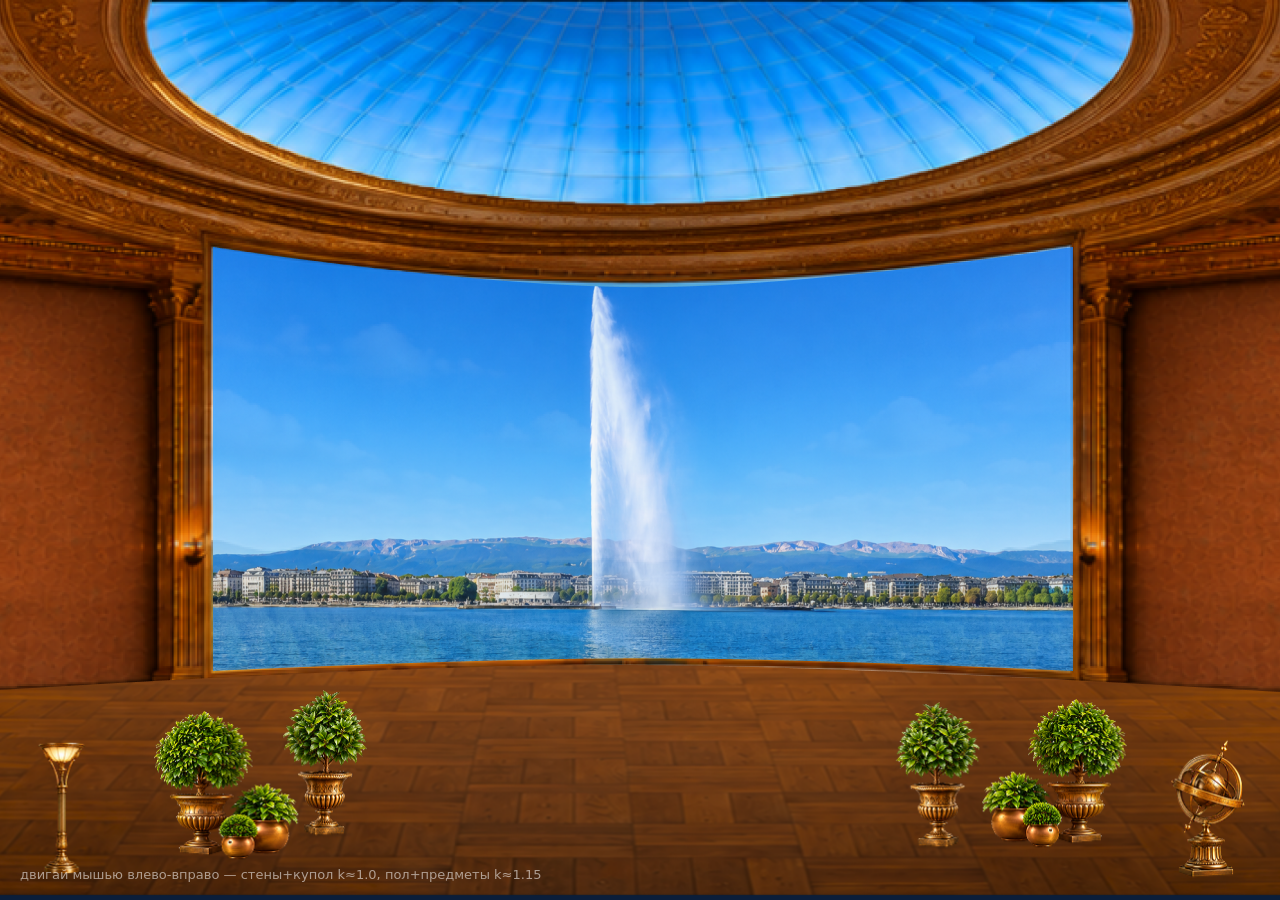
<file: digital-banker/lobby/reference/index.html>
<!DOCTYPE html>
<html lang="ru">
<head>
<meta charset="UTF-8">
<title>Glonari — Parallax Demo</title>
<style>
  html, body {
    margin: 0;
    padding: 0;
    height: 100%;
    background: #0b1e3a;
    overflow: hidden;
  }
  .scene {
    position: relative;
    width: 100vw;
    height: 100vh;
    overflow: hidden;
  }
  .layer {
    position: absolute;
    top: 0;
    left: 50%;
    height: 100vh;
    width: auto;
    user-select: none;
    pointer-events: none;
    will-change: transform;
  }
  .layer.subjects { z-index: 1; } /* пол — нижний, быстрый слой */
  .layer.wall { z-index: 2; }     /* стены+купол, прозрачный низ — верхний, медленный слой */

  .hint {
    position: fixed;
    left: 20px;
    bottom: 16px;
    color: rgba(255,255,255,0.55);
    font: 13px/1.4 system-ui, sans-serif;
    z-index: 5;
    pointer-events: none;
  }
</style>
</head>
<body>

  <div class="scene" id="scene">
    <img class="layer subjects" id="subjectsLayer" src="subjects.png" alt="пол и предметы (быстрый слой)">
    <img class="layer wall" id="wallLayer" src="wall.png" alt="стены и купол, низ прозрачный (медленный слой)">
  </div>

  <div class="hint">двигай мышью влево-вправо — стены+купол k≈1.0, пол+предметы k≈1.15</div>

<script>
  // Реальные пиксельные размеры исходных файлов (высота у обоих 900px,
  // поэтому оба масштабируются по высоте вьюпорта одинаковым коэффициентом)
  const WALL_W = 3688, WALL_H = 900;
  const SUBJ_W = 4437, SUBJ_H = 905; // высота пола на 5px больше — см. примечание в чате

  const wallEl = document.getElementById('wallLayer');
  const subjEl = document.getElementById('subjectsLayer');

  let targetWall = 0, currentWall = 0;
  let targetSubj = 0, currentSubj = 0;
  const EASE = 0.07; // чем меньше — тем "плавнее" и инерционнее

  function computeRanges() {
    const vw = window.innerWidth;
    const vh = window.innerHeight;

    const wallRenderedW = vh * (WALL_W / WALL_H);
    const subjRenderedW = vh * (SUBJ_W / SUBJ_H);

    const rangeWall = Math.max(0, (wallRenderedW - vw) / 2);
    const rangeSubj = Math.max(0, (subjRenderedW - vw) / 2);

    return { rangeWall, rangeSubj };
  }

  let ranges = computeRanges();
  window.addEventListener('resize', () => { ranges = computeRanges(); });

  window.addEventListener('mousemove', (e) => {
    const normX = (e.clientX / window.innerWidth) * 2 - 1; // -1..1
    targetWall = -normX * ranges.rangeWall;
    targetSubj = -normX * ranges.rangeSubj;
  });

  function tick() {
    currentWall += (targetWall - currentWall) * EASE;
    currentSubj += (targetSubj - currentSubj) * EASE;

    wallEl.style.transform = `translateX(calc(-50% + ${currentWall.toFixed(2)}px))`;
    subjEl.style.transform = `translateX(calc(-50% + ${currentSubj.toFixed(2)}px))`;

    requestAnimationFrame(tick);
  }
  tick();
</script>

</body>
</html>
</file>
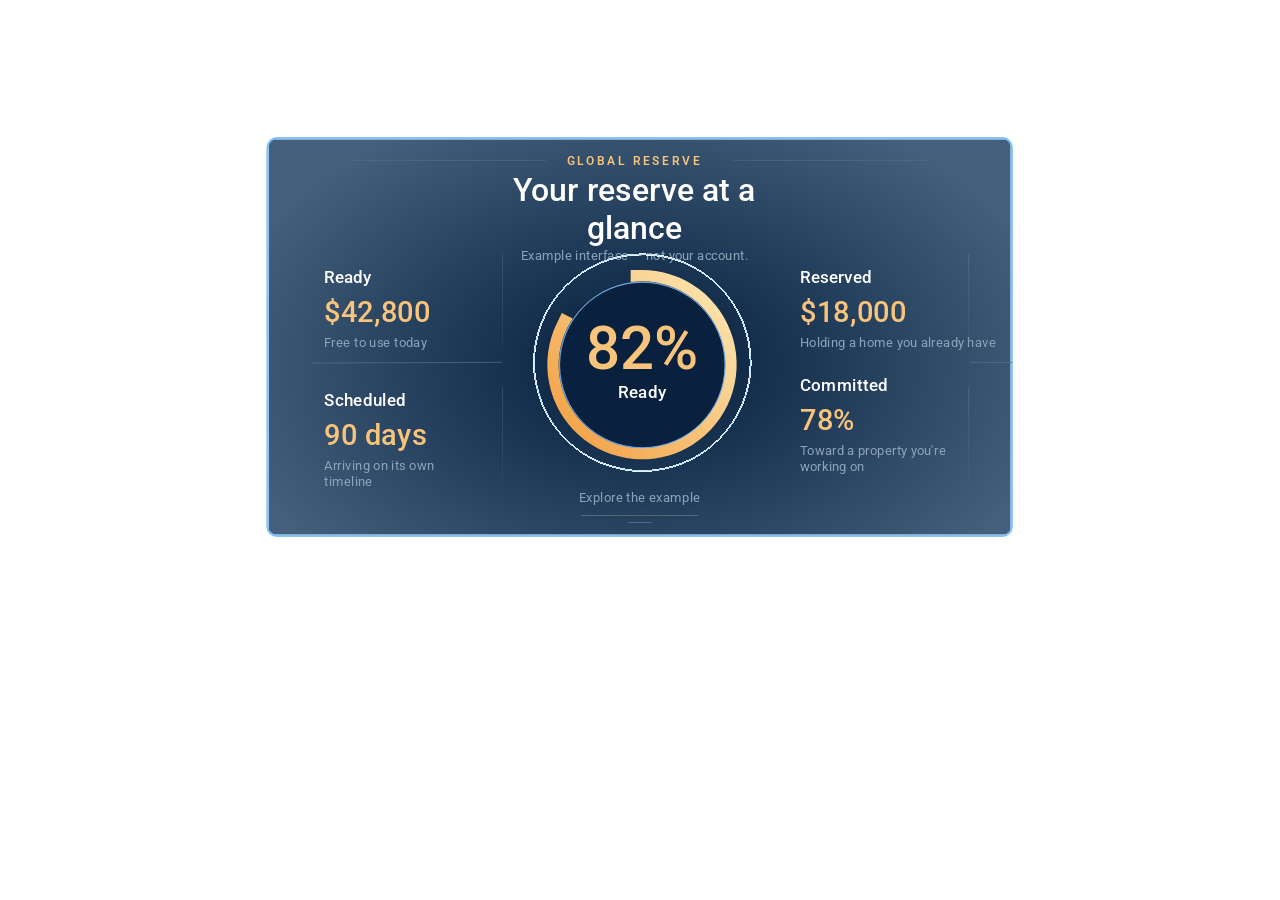
<file: global-reserve/references/reserve-hologram-panel-source/index.html>
<!DOCTYPE html>
<html lang="ru">
<head>
<meta charset="UTF-8">
<meta name="viewport" content="width=device-width, initial-scale=1.0">
<title>Global Reserve — Hologram Panel</title>
<link rel="preconnect" href="https://fonts.googleapis.com">
<link rel="preconnect" href="https://fonts.gstatic.com" crossorigin>
<link href="https://fonts.googleapis.com/css2?family=Roboto:wght@400;500;600&display=swap" rel="stylesheet">
<link rel="stylesheet" href="css/style.css">
</head>
<body>

<div class="stage-outer">
  <div class="stage" id="stage">
    <section class="hologram-panel" data-name="Hologram_Panel_Desktop">

      <!-- background -->
      <div class="panel-bg" data-name="background">
        <div class="panel-bg-glow" data-name="Rectangle 34626156"></div>
        <div class="panel-bg-gradient" data-name="Rectangle 34626155"></div>
      </div>

      <!-- контентный слой обрезается по форме скруглённой панели, как в Figma -->
      <div class="panel-clip">
      <!-- container -->
      <div class="panel-container" data-name="container">

        <!-- header block -->
        <header class="header-block" data-name="header block">
          <div class="header-elements" data-name="elements">
            <img src="assets/header-lines.svg" alt="" class="header-lines-img">
          </div>
          <div class="header-inner" data-name="header block">
            <p class="header-eyebrow" data-name="GLOBAL RESERVE">GLOBAL RESERVE</p>
            <div class="header-text" data-name="text">
              <p class="header-title" data-name="Your reserve at a glance">Your reserve at a glance</p>
              <p class="header-subtitle" data-name="Example interface — not your account.">Example interface — not your account.</p>
            </div>
          </div>
        </header>

        <!-- General Section -->
        <div class="general-section" data-name="General Section">

          <!-- Left states -->
          <div class="left-states" data-name="Left_States">
            <div class="stat-block" data-name="блок текст 1">
              <p class="stat-label" data-name="Ready">Ready</p>
              <p class="stat-value" data-name="$42,800">$42,800</p>
              <p class="stat-caption" data-name="Free to use today">Free to use today</p>
            </div>
            <div class="stat-block" data-name="блок текст 2">
              <p class="stat-label" data-name="Scheduled">Scheduled</p>
              <p class="stat-value" data-name="90 days">90 days</p>
              <p class="stat-caption" data-name="Arriving on its own timeline">Arriving on its own timeline</p>
            </div>
          </div>

          <!-- Progress ring -->
          <div class="progress-ring" data-name="Progress ring">
            <div class="progress-ring-circle" data-name="круг">
              <img src="assets/progress-ring.svg" alt="82% ready progress ring" class="progress-ring-img">
            </div>
            <div class="progress-ring-text" data-name="текст">
              <p class="progress-percent" data-name="82%">82%</p>
              <p class="progress-label" data-name="Ready">Ready</p>
            </div>
          </div>

          <!-- Right states -->
          <div class="right-states" data-name="Right_States">
            <div class="stat-block" data-name="блок текст 3">
              <p class="stat-label" data-name="Reserved">Reserved</p>
              <p class="stat-value" data-name="$18,000">$18,000</p>
              <p class="stat-caption" data-name="Holding a home you already have">Holding a home you already have</p>
            </div>
            <div class="stat-block" data-name="блок текст 4">
              <p class="stat-label" data-name="Committed">Committed</p>
              <p class="stat-value" data-name="78%">78%</p>
              <p class="stat-caption stat-caption--narrow" data-name="Toward a property you're working on">Toward a property you're<br>working on</p>
            </div>
          </div>

          <!-- decorative dividers -->
          <div class="divider-elements divider-elements--left" data-name="элементы">
            <img src="assets/divider-lines.svg" alt="" class="divider-lines-img">
          </div>
          <div class="divider-elements divider-elements--right" data-name="элементы">
            <img src="assets/divider-lines.svg" alt="" class="divider-lines-img">
          </div>

        </div>

        <!-- footer -->
        <footer class="panel-footer" data-name="footer">
          <p class="footer-text" data-name="Explore the example">Explore the example</p>
          <img src="assets/footer-underline.svg" alt="" class="footer-underline-img">
        </footer>

      </div>
      </div>
    </section>
  </div>
</div>

<script src="js/script.js"></script>
</body>
</html>
</file>
<file: design-tokens.css>
/* Design tokens shared by the desktop scene (styles.css) and the mobile
   scene (mobile/styles.css) — the one place either file's shared colors
   live, so neither keeps its own independent copy of the same value.
   Both index.html and mobile/index.html link this before their own
   stylesheet. (section-modal.css intentionally does NOT use this file —
   it defines its own scoped --gold-bright so that one file keeps working
   unmodified even if a future host page never links design-tokens.css.) */
:root {
  /* Gold accent, matching the Glonari Global Campus reference project's
     :root values exactly (--gold/--gold-bright there). --gold-bright is
     the one actually in use today: desktop's custom cursor + building
     hover glow, and mobile's tap-zone focus/active feedback, are all the
     same accent color by design, not a coincidence — a change here
     moves both. --gold-bright-rgb is the same color as a bare "r, g, b"
     triplet, for rgba(var(--gold-bright-rgb), alpha) call sites — a hex
     custom property can't be split apart from inside rgba() otherwise.
     --gold itself has no current call site in either file; kept as a
     token in case future chrome (desktop or mobile) wants the deeper
     shade instead of the bright one. */
  --gold: #d9b877;
  --gold-bright: #ffe9b8;
  --gold-bright-rgb: 255, 233, 184;
}

/* Shared baseline reset — byte-for-byte identical in both stylesheets
   before this file existed; declared once here instead of twice. */
* {
  box-sizing: border-box;
  margin: 0;
  padding: 0;
}
</file>
<file: styles.css>
/* Gold accent tokens (--gold/--gold-bright/--gold-bright-rgb) and the
   universal box-sizing/margin/padding reset both now live in
   design-tokens.css (linked from index.html before this file) — shared
   with mobile/styles.css, not duplicated here. */

html, body {
  width: 100%;
  height: 100%;
  overflow: hidden;
  background: #0b1e3a;
}

/* Full-viewport mask: the audience's actual window into the scene. Fixed
   so it always spans the true browser viewport regardless of document
   flow, and clips .scene-world so its cover-fit overflow never shows
   past this box's edges. */
.stage-viewport {
  position: fixed;
  inset: 0;
  overflow: hidden;
  background: #0b1e3a;
}

/* Cover-sized moving world: main.js sizes this in pixels on every layout
   pass to the "object-fit: cover" render size of the 2050x800 Figma
   frame for the current viewport (plus a small overscan bleed for safe
   vertical travel), then centers it with top/left:50% +
   translate(-50%,-50%). The mouse-driven pan in main.js only ever ADDS a
   translate3d() on top of that base centering — see main.js layout()/
   tick() — so it can never expose an edge: the extra width/height beyond
   the viewport is real rendered composition, not empty space. No CSS
   transition on transform: it's driven purely by the JS lerp loop (a
   transition here would fight the manual damping). */
.scene-world {
  position: absolute;
  top: 50%;
  left: 50%;
  transform: translate(-50%, -50%);
}

/* Logical Figma composition: fills .scene-world exactly (same box, no
   independent scaling of its own), so the 2050x800 internal coordinate
   system and all 9 child layers' relative positions/sizes below are
   completely unaffected by how large .scene-world is rendered for the
   current viewport. */
.scene {
  position: absolute;
  inset: 0;
  width: 100%;
  height: 100%;
  overflow: hidden;
}

.layer {
  position: absolute;
  will-change: transform;
}

/* Hover glow: filter (not box-shadow) so the glow follows each building's
   real alpha silhouette instead of its rectangular bounding box — the
   "is-hovered" class is toggled by main.js's pixel-alpha hit-testing, not
   by native CSS :hover. Both states declare the same two drop-shadow()
   functions so the browser can interpolate them smoothly; only their
   color/blur values change. Independent of the parallax translate3d on
   this same element — filter and transform don't interact. */
.layer.building {
  transition: filter 0.25s ease;
  filter:
    drop-shadow(0 0 0 rgba(255, 209, 128, 0))
    drop-shadow(0 0 0 rgba(255, 209, 128, 0));
  /* Buildings are keyboard-focusable (tabindex="0" in index.html) so
     Enter/Space can activate them like the reference project's real
     <button> hotspots — see main.js's "Keyboard access" section. No
     outline for focus, on either the default UA ring or a custom
     :focus-visible one: the glow/scale below (main.js drives
     "is-hovered" off keyboard focus too, via focusedBuilding) is the
     focus indicator by design — a rectangular outline around a building's
     bounding box read as a visual defect against its real silhouette, so
     it was removed rather than kept as a second, redundant indicator. */
  outline: none;
}

.layer.building.is-hovered {
  filter:
    drop-shadow(0 0 10px rgba(255, 209, 128, 0.55))
    drop-shadow(0 0 24px rgba(255, 178, 90, 0.35));
}

/* Hover scale lives on this inner wrapper, never on .layer.building itself
   — that element already owns the per-frame parallax translate3d() from
   main.js, and a single transform property can only hold one value; a
   scale() here would either fight or silently overwrite the parallax
   transform depending on write order. Splitting them across two elements
   means each transform is independent: .layer keeps translate3d
   (position), .building-lift keeps scale (hover). transform-origin sits
   at the base (50% 100%) so the building appears to rise up off its own
   foundation rather than growing outward from its center. */
.building-lift {
  position: absolute;
  inset: 0;
  width: 100%;
  height: 100%;
  transform-origin: 50% 100%;
  transition: transform 0.25s ease;
  will-change: transform;
}

.layer.building.is-hovered .building-lift {
  transform: scale(1.03);
}

@media (prefers-reduced-motion: reduce) {
  .layer.building {
    transition: none;
  }

  .building-lift {
    transition: none;
  }
}

.fill {
  position: absolute;
  inset: 0;
  width: 100%;
  height: 100%;
  pointer-events: none;
}

.cover {
  object-fit: cover;
}

/* Sky */
.sky {
  left: 0;
  top: 0;
  width: 100%;
  height: 73%; /* 584 / 800 */
  z-index: 0;
}

/* Buildings, left-to-right, positions taken from Figma
   (buildings group offset [2,124] + each building's local offset) */

.building-global-connections {
  left: 0.098%;   /* 2 / 2050 */
  top: 15.5%;     /* 124 / 800 */
  width: 14.585%; /* 299 / 2050 */
  height: 46.75%; /* 374 / 800 */
}

.building-glonari-news {
  left: 14.683%;   /* 301 / 2050 */
  top: 21.875%;    /* 175 / 800 */
  width: 12.585%;  /* 258 / 2050 */
  height: 40.375%; /* 323 / 800 */
}

.building-pulse {
  left: 26.098%;  /* 535 / 2050 */
  top: 21.875%;   /* 175 / 800 */
  width: 14.39%;  /* 295 / 2050 */
  height: 39.625%;/* 317 / 800 */
}

.building-persona {
  left: 38.195%; /* 783 / 2050 */
  top: 23%;      /* 184 / 800 */
  width: 24.732%;/* 507 / 2050 */
  height: 35.75%;/* 286 / 800 */
}

.building-banker {
  left: 60.537%;  /* 1241 / 2050 */
  top: 23.75%;    /* 190 / 800 */
  width: 17.067%; /* 349.875 / 2050 */
  height: 35%;    /* 280 / 800 */
}

.building-global-dream {
  left: 76.244%;  /* 1563 / 2050 */
  top: 20.75%;    /* 166 / 800 */
  width: 12.732%; /* 261 / 2050 */
  height: 40.75%; /* 326 / 800 */
}

.building-glonari-ancillary {
  left: 88.976%;  /* 1824 / 2050 */
  top: 29.75%;    /* 238 / 800 */
  width: 11.073%; /* 227 / 2050 */
  height: 30.375%;/* 243 / 800 */
}

/* This building's crop technique (see .crop-ancillary below) needs its
   own overflow:hidden window to hide the oversized source image's extra
   left/right content. That window must live on .building-lift itself,
   not on .layer.building-glonari-ancillary — putting it on .layer would
   clip .building-lift's hover scale() against a crop box that doesn't
   grow with it (cutting off the roof once scaled). Here, the crop window
   and its content are the same transformed element, so hovering scales
   both together and nothing gets clipped. */
.building-glonari-ancillary .building-lift {
  overflow: hidden;
}

.crop-ancillary {
  position: absolute;
  top: 0;
  left: -22.91%;
  width: 142.73%;
  height: 100%;
  max-width: none;
  pointer-events: none;
}

/* Foreground plaza (fountain, walkways, hedges) sits in front of the buildings */
.plaza {
  left: 0;
  top: 0;
  width: 100%;
  height: 99.875%; /* 799 / 800 */
  overflow: hidden;
  z-index: 1000;
}

.crop-plaza {
  position: absolute;
  left: 0;
  top: 11.74%;
  width: 100%;
  height: 102.65%;
  max-width: none;
  pointer-events: none;
}

/* Fountain water video — mask wrapper. Stretched to all of .layer.plaza
   (itself the full 2050x799 scene frame — see .plaza above) so it lines up
   1:1 with water-mask.svg's own 2051x799 viewBox, the same alignment basis
   used by the earlier CSS-shimmer fountain attempt this replaces.
   mask-size:100% 100% depends on that match: it's what keeps the mask's
   pool-ring shape sitting exactly on the real pool instead of being
   stretched/offset. */
.water-video-mask {
  position: absolute;
  inset: 0;
  width: 100%;
  height: 100%;
  mask-image: url('assets/water-mask.svg');
  -webkit-mask-image: url('assets/water-mask.svg');
  mask-size: 100% 100%;
  -webkit-mask-size: 100% 100%;
  mask-repeat: no-repeat;
  -webkit-mask-repeat: no-repeat;
  mask-position: center;
  -webkit-mask-position: center;
  pointer-events: none;
}

/* The video itself. Deliberately NOT object-fit:cover against the full
   2050x799 frame above: the source footage is its own small, already-lit
   fountain render (an oval pool + spray, matching the video's own
   measured content bounding box of x:[0, 99.8%], y:[24.4%, 76.4%] of its
   1920x1080 frame, everything outside that box being flat black, no
   alpha channel) — covering the full wide/shallow frame ratio (2.57:1)
   would crop to a thin vertical sliver centered on the video's own middle
   (its pedestal band), landing on a compression-artifact strip there
   instead of open water. Sized/positioned instead so the video's own oval
   graphic (not the full 1920x1080 frame) lands directly on
   water-mask.svg's pool-ring bounding box (in the same 2051x799 space:
   x 716-1335, y 592-752) — left/width place the oval's left/right extent
   (0%/99.8% of the video's own width) at that box's left/right edges; top
   centers the oval's vertical midpoint (the video's own content spans
   24.4%-76.4% of its height) on the ring's vertical midpoint. Only
   left/top/width are set — height is intentionally omitted so the
   video keeps its native 16:9 ratio instead of being stretched; the
   resulting overflow above/below the ring is exactly what
   .water-video-mask's mask then trims away along the ring's real curve,
   which reads better than a hard rectangular crop would. */
.water-video {
  position: absolute;
  left: 34.93%;   /* 716 / 2050 */
  top: 62.08%;    /* ~496 / 799 — see comment above for the derivation */
  width: 30.24%;  /* 620 / 2050 */
  pointer-events: none;
}

/* ---------- Custom cursor (fine-pointer desktop only) ----------
   Hidden by default (covers touch/coarse-pointer and no-hover devices);
   shown only under the media query below. Movement is driven entirely
   by main.js and is independent of the scene's own transform. */
.cursor-dot,
.cursor-ring {
  display: none;
  position: fixed;
  top: 0;
  left: 0;
  border-radius: 50%;
  pointer-events: none;
  transform: translate(-50%, -50%);
}

.cursor-dot {
  width: 8px;
  height: 8px;
  background: var(--gold-bright);
  box-shadow: 0 0 0 1.75px rgba(20, 15, 5, 0.8), 0 0 10px 2px rgba(var(--gold-bright-rgb), 0.6);
  z-index: 9999;
  /* Reference (#cursor.hover in the Glonari Global Campus styles.css)
     transitions width/height/background/box-shadow into its hover state
     — carried over verbatim so the dot's grow-and-soften reaction on a
     building matches that reference's feel, not a reinvented one. */
  transition:
    width 0.25s cubic-bezier(0.2, 0.9, 0.3, 1),
    height 0.25s cubic-bezier(0.2, 0.9, 0.3, 1),
    background 0.25s ease,
    border 0.25s ease,
    box-shadow 0.25s ease;
}

/* Toggled by main.js (via the same silhouette hit-testing that drives the
   building glow/scale) whenever the pointer is over an opaque building
   pixel — same trigger condition and same visual response as the
   reference project's "#cursor.hover" (there it's driven by
   pointerenter/pointerleave on the hotspot buttons instead, since that
   project's hit areas are real DOM elements; the effect itself is
   unchanged). */
.cursor-dot.hover {
  width: 64px;
  height: 64px;
  background: rgba(var(--gold-bright-rgb), 0.08);
  border: 1px solid rgba(var(--gold-bright-rgb), 0.8);
  box-shadow: 0 0 0 1.5px rgba(0, 0, 0, 0.45), 0 0 30px 6px rgba(var(--gold-bright-rgb), 0.35);
}

.cursor-ring {
  width: 30px;
  height: 30px;
  border: 1.5px solid rgba(0, 0, 0, 0.45);
  box-shadow: 0 0 0 1px rgba(255, 255, 255, 0.15);
  z-index: 9998;
  transition: width 0.4s ease, height 0.4s ease, opacity 0.4s ease;
}

/* Reference hides the trailing ring while the dot is in its hover state
   (the dot itself becomes the big soft ring at that point) — same here. */
.cursor-dot.hover ~ .cursor-ring {
  opacity: 0;
}

@media (hover: hover) and (pointer: fine) {
  html, body {
    cursor: none;
  }

  .cursor-dot,
  .cursor-ring {
    display: block;
  }
}

/* ---------- Section modal ----------
   Markup/behavior lives in index.html + section-modal.js; styling now
   lives in section-modal.css (linked from <head>) so the exact same
   rules apply unmodified to mobile/index.html too — see that file for
   the actual #modal-overlay/#modal-card/etc. rules, not duplicated here. */

/* ---------- Cross-project exit transition ----------
   Plain fixed black overlay, sibling of .stage-viewport/#modal-overlay (see
   index.html). Sits above everything (intro overlay included) while
   active. Faded in by main.js's navigateWithFade() immediately before a
   real page navigation to another one of the four connected sites (today:
   the Digital Banker building -> digital-banker/gia/index.html), so the
   jump reads as a deliberate cut-to-black instead of a hard reload flash.
   Never removed/reset on this page since a navigation always follows it. */
#exit-transition {
  position: fixed;
  inset: 0;
  background: #000;
  opacity: 0;
  pointer-events: none;
  z-index: 10000;
  transition: opacity 0.5s ease;
}

#exit-transition.active {
  opacity: 1;
  pointer-events: all;
}

/* ---------- Persistent "Explore" hint ----------
   The one screen in the connected chain where interaction never ends (no
   scroll runway, no one-shot action) and never needs its own hide logic —
   unlike digital-banker/gia/index.html's .cue (which fades out as the
   visitor scrolls past it) or digital-banker/lobby/index.html's .back-link
   (which hides only during that screen's own modal/transition states),
   this hint stays visible for as long as the scene itself is on screen,
   with the sole exception of the section modal covering it (same
   body.modal-active flag main.js now sets — see sectionModal.create()
   above). Split into an outer element (position/visibility, driven by the
   modal-active class) and an inner one (the continuous opacity pulse) so
   the two concerns don't fight over the same `opacity` property — the
   same split GIA's .cue/.cue__line already uses. */
.explore-hint {
  position: fixed;
  left: 50%;
  bottom: clamp(20px, 3.4vh, 44px);
  transform: translateX(-50%);
  z-index: 50;
  pointer-events: none;
  transition: opacity 0.3s ease;
}

.explore-hint__text {
  display: block;
  font-family: -apple-system, 'Segoe UI', Roboto, Arial, sans-serif;
  font-weight: 400;
  font-size: 11px;
  letter-spacing: 0.22em;
  text-transform: uppercase;
  color: rgba(255, 255, 255, 0.72);
  text-shadow: 0 2px 20px rgba(0, 0, 0, 0.45);
  animation: exploreHintPulse 2.2s ease-in-out infinite;
}

@keyframes exploreHintPulse {
  0%, 100% {
    opacity: 0.55;
  }
  50% {
    opacity: 1;
  }
}

body.modal-active .explore-hint {
  opacity: 0;
}

@media (prefers-reduced-motion: reduce) {
  .explore-hint__text {
    animation: none;
    opacity: 1;
  }
}
</file>
<file: section-modal.css>
/* ---------- Section modal (shared: desktop index.html + mobile/index.html) ----------
   Structure and style adapted 1:1 from the Glonari Global Campus
   reference (#modal-overlay/#modal-card/#modal-close there) — same
   backdrop blur, card treatment, typography, and close-button styling.
   Self-contained: defines its own --gold-bright rather than relying on
   the host page's :root, so this one file works unmodified in both
   index.html and mobile/index.html.
   #modal-overlay must be a sibling of the scene/screen container, not a
   child of it, so it never inherits a parent transform (desktop's
   parallax) or gets clipped by a parent's overflow:hidden (mobile's
   fixed-size .screen). */
#modal-overlay {
  --gold-bright: #ffe9b8;

  position: fixed;
  inset: 0;
  z-index: 80;
  display: flex;
  align-items: center;
  justify-content: center;
  background: rgba(8, 7, 5, 0.45);
  backdrop-filter: blur(9px) saturate(1.1);
  -webkit-backdrop-filter: blur(9px) saturate(1.1);
  opacity: 0;
  visibility: hidden;
  transition: opacity 0.45s ease, visibility 0s linear 0.45s;
}

#modal-overlay.active {
  opacity: 1;
  visibility: visible;
  transition: opacity 0.45s ease, visibility 0s linear 0s;
}

#modal-card {
  width: min(480px, 86vw);
  background: #1a1610;
  border: 1px solid rgba(217, 184, 119, 0.6);
  padding: 44px 40px 36px;
  text-align: center;
  transform: translateY(14px) scale(0.97);
  opacity: 0;
  transition: transform 0.5s cubic-bezier(0.2, 0.8, 0.3, 1) 0.08s, opacity 0.5s ease 0.08s;
  box-shadow: 0 20px 60px rgba(0, 0, 0, 0.5);
}

#modal-overlay.active #modal-card {
  transform: translateY(0) scale(1);
  opacity: 1;
}

#modal-card h2 {
  font-family: 'Georgia', 'Times New Roman', serif;
  font-weight: 400;
  font-size: 24px;
  color: var(--gold-bright);
  letter-spacing: 0.02em;
  margin-bottom: 14px;
}

#modal-card p {
  font-family: 'Helvetica Neue', Arial, sans-serif;
  font-size: 13px;
  line-height: 1.6;
  color: rgba(253, 246, 230, 0.72);
  letter-spacing: 0.01em;
  margin-bottom: 30px;
}

#modal-card button {
  all: unset;
  cursor: pointer;
  font-family: 'Helvetica Neue', Arial, sans-serif;
  font-size: 11px;
  letter-spacing: 0.22em;
  text-transform: uppercase;
  color: var(--gold-bright);
  border: 1px solid rgba(217, 184, 119, 0.6);
  padding: 11px 30px;
  transition: background 0.3s ease, color 0.3s ease;
}

#modal-card button:hover {
  background: rgba(217, 184, 119, 0.12);
}

#modal-card button:focus-visible {
  outline: 2px solid var(--gold-bright);
  outline-offset: 3px;
}

/* Desktop's custom cursor hides the native one everywhere except this
   button (see the reference's own #modal-card button rule); mobile has
   no custom cursor at all, so `cursor: pointer` above already covers it
   and this override is a no-op there. */
@media (hover: hover) and (pointer: fine) {
  #modal-card button {
    cursor: none;
  }
}
</file>
<file: intro.css>
/* ---------- Branded intro overlay (shared: desktop index.html + mobile/index.html) ----------
   Full-screen entrance shown above the Campus scene while it finishes
   loading. Self-contained: defines its own --gold-bright/--gold-bright-rgb
   like section-modal.css already does, rather than relying on the host
   page's design-tokens.css :root, so this file keeps working even on a
   page that doesn't link that file.

   Whether the overlay is shown at all is decided per-page, synchronously,
   by a tiny inline script in each host page's own <head> (see index.html /
   mobile/index.html) — it adds `intro-active` to <html> before this
   stylesheet ever has a chance to paint anything, present on a normal
   load/reload and absent when the page was reached via an automatic live
   device-gate redirect. See intro.js for the reveal choreography (built on
   GSAP) and the click/keyboard-gated exit that runs once `intro-active` is
   present.

   v2 (2026-09-21): replaced the original CSS-only "gold circle + WELCOME
   TO / GLONARI" mark with the real Glonari logo, a headline/subhead pair,
   and an explicit "explore" button the visitor must activate — no more
   automatic readiness-driven exit. See intro.js for why. Colors are
   unchanged from v1: #0b1e3a is this project's existing deep navy (see
   styles.css html/body + .stage-viewport); --gold-bright matches the same
   gold already used by the custom cursor, building hover glow, and the
   section modal. */

#intro-overlay {
  --gold-bright: #ffe9b8;
  --gold-bright-rgb: 255, 233, 184;

  display: none;
  position: fixed;
  inset: 0;
  z-index: 10000;
  align-items: center;
  justify-content: center;
  background: #0b1e3a;
  opacity: 1;
  /* Native cursor is restored here on purpose: styles.css turns it off
     globally (`html, body { cursor: none }`) on fine-pointer devices and
     relies on .cursor-dot/.cursor-ring (z-index 9998/9999) to stand in for
     it — but this overlay's own z-index (10000) sits above both, so
     without this override a visitor would see no cursor at all while
     staring at a button they're expected to click. */
  cursor: default;
  /* 1.6s, ease-in-out — the synchronized final fade of the whole overlay
     (logo + copy + button together, no staggering) — see intro.js
     beginExit() for exactly when this fires: only after the "explore"
     button is clicked/activated, never on a timer. */
  transition: opacity 1.6s ease-in-out;
}

html.intro-active #intro-overlay {
  display: flex;
}

#intro-overlay.intro-exit {
  opacity: 0;
}

/* Final, fully-inert state after the fade completes. Belt-and-suspenders:
   intro.js also removes the element from the DOM outright once this class
   lands, so this covers only the brief window before that removal runs. */
#intro-overlay.intro-done {
  display: none !important;
  pointer-events: none;
}

.intro-inner {
  display: flex;
  flex-direction: column;
  align-items: center;
  text-align: center;
  gap: clamp(18px, 3.4vh, 28px);
  width: min(560px, 86vw);
  padding: 0 16px;
}

.intro-logo {
  width: clamp(160px, 40vw, 240px);
  opacity: 0;
}

.intro-logo img {
  display: block;
  width: 100%;
  height: auto;
}

.intro-copy {
  display: flex;
  flex-direction: column;
  gap: clamp(10px, 2vh, 16px);
  opacity: 0;
}

.intro-headline {
  font-family: 'Georgia', 'Times New Roman', serif;
  font-weight: 400;
  font-size: clamp(20px, 5.6vw, 30px);
  line-height: 1.28;
  letter-spacing: 0.01em;
  color: rgba(253, 246, 230, 0.96);
  margin: 0;
}

.intro-subhead {
  font-family: 'Helvetica Neue', Arial, sans-serif;
  font-size: clamp(12.5px, 3.1vw, 14px);
  line-height: 1.6;
  letter-spacing: 0.01em;
  color: rgba(253, 246, 230, 0.62);
  margin: 0 auto;
  max-width: 46ch;
}

.intro-cta {
  all: unset;
  cursor: pointer;
  font-family: 'Helvetica Neue', Arial, sans-serif;
  font-size: clamp(11px, 2.8vw, 12.5px);
  letter-spacing: 0.14em;
  color: var(--gold-bright);
  background: transparent;
  border: 1px solid var(--gold-bright);
  border-radius: 999px;
  padding: clamp(11px, 2.6vw, 13px) clamp(30px, 7vw, 40px);
  opacity: 0;
  visibility: hidden;
  transition: background-color 0.3s ease, box-shadow 0.3s ease, transform 0.2s ease;
}

.intro-cta:hover {
  background: rgba(var(--gold-bright-rgb), 0.14);
  box-shadow: 0 0 26px rgba(var(--gold-bright-rgb), 0.35);
}

.intro-cta:active {
  transform: scale(0.97);
}

.intro-cta:focus-visible {
  outline: 2px solid var(--gold-bright);
  outline-offset: 3px;
}

/* 768px mirrors this project's own established desktop/mobile breakpoint
   (see the device-gate scripts' 767/768 split in both index.html files). */
@media (min-width: 768px) {
  .intro-inner {
    gap: clamp(22px, 3.6vh, 32px);
  }

  .intro-logo {
    width: clamp(210px, 20vw, 300px);
  }

  .intro-headline {
    font-size: clamp(28px, 3.4vw, 42px);
  }

  .intro-subhead {
    font-size: clamp(13.5px, 1.35vw, 16px);
    max-width: 52ch;
  }

  .intro-cta {
    font-size: 12.5px;
    padding: 14px 42px;
  }
}

/* No-GSAP fallback: intro.js adds this class on #intro-overlay only if
   `gsap` never becomes available (e.g. the CDN request is blocked) —
   without it, the logo/copy/button above would stay at their CSS-default
   opacity:0/visibility:hidden forever, since nothing but the GSAP timeline
   normally clears those. Reveals everything via a plain CSS transition
   instead, so a blocked CDN degrades to "less fancy" rather than "stuck
   with an unusable dark screen and no way to reach the Campus". */
.intro-overlay-fallback .intro-logo,
.intro-overlay-fallback .intro-copy {
  transition: opacity 0.6s ease;
  opacity: 1;
}

.intro-overlay-fallback .intro-cta {
  transition: opacity 0.6s ease;
  opacity: 1;
  visibility: visible;
}

@media (prefers-reduced-motion: reduce) {
  .intro-overlay-fallback .intro-logo,
  .intro-overlay-fallback .intro-copy,
  .intro-overlay-fallback .intro-cta {
    transition: none;
  }
}
</file>
<file: global-reserve/css/tokens.css>
/* Design tokens — GLOBAL RESERVE build spec, Section 4.
   Custom properties only. No selectors other than :root. */

:root {
  /* ── Color ── */
  --gr-ink: #16130F;
  --gr-ink-2: #5C554C;
  --gr-paper: #F5F2ED;
  --gr-paper-2: #EDE8E0;
  --gr-line: #D7D0C4;
  --gr-dark: #17140F;
  --gr-dark-ink: #F1EBE1;
  --gr-accent: #B98A3C;
  --gr-on-media: #FFFFFF;

  /* ── Type sizes ──
     clamp(mobile-min, fluid-vw-at-1920, desktop) */
  --fs-h1: clamp(30px, 3.333vw, 64px);
  --fs-h2: clamp(26px, 2.5vw, 48px);
  --fs-hero-body: clamp(17px, 1.875vw, 36px);
  --fs-body: clamp(16px, 1.042vw, 20px);
  --fs-lead: clamp(17px, 1.25vw, 24px);
  --fs-stat: clamp(34px, 3.75vw, 72px);
  --fs-item-title: clamp(17px, 1.042vw, 20px);
  --fs-small: clamp(15px, 0.833vw, 16px);
  --fs-caption: clamp(13px, 0.729vw, 14px);
  --fs-eyebrow: clamp(12px, 0.729vw, 14px);

  /* ── Layout ── */
  --container-max: 1200px;
  --container-pad: clamp(20px, 5vw, 80px);
  --space-s: 16px;
  --space-m: 32px;
  --space-l: 64px;
  --space-xl: 120px;

  /* ── Screen 2 dark theme (Screen 2 only — see css/screens.css) ── */
  --gr-void: #050508;
  --gr-void-deep: #08090d;
  --gr-surface: #12141a;
  --gr-bronze: #cd7f32;
  --gr-bronze-glow: rgba(205, 127, 50, 0.4);
  --gr-bronze-subtle: rgba(205, 127, 50, 0.15);
  --gr-text-primary: #ffffff;
  --gr-text-secondary: rgba(255, 255, 255, 0.7);
  --gr-text-tertiary: rgba(255, 255, 255, 0.45);
  --gr-glass-line: rgba(255, 255, 255, 0.08);
}
</file>
<file: global-reserve/css/base.css>
/* Reset, base typography, container, utilities. */

* {
  margin: 0;
  padding: 0;
  box-sizing: border-box;
}

body {
  background: #fff;
  color: #1d1d1f;
  font-family: -apple-system, BlinkMacSystemFont, 'SF Pro Display',
               'SF Pro Text', 'Helvetica Neue', sans-serif;
  -webkit-font-smoothing: antialiased;
}

.container {
  max-width: var(--container-max);
  margin: 0 auto;
  padding-left: var(--container-pad);
  padding-right: var(--container-pad);
}

[hidden] {
  display: none !important;
}
</file>
<file: global-reserve/css/screens.css>
/* Per-screen layout. */

/* ── Screen 1 — Hero ──
   NO overflow set here. overflow-x:clip + overflow-y:visible
   gets coerced to overflow-y:auto by spec, which breaks
   position:sticky on descendants. Apple avoids this by using
   overflow-y:unset in their enhanced mode. We just skip it.

   Runway is currently 400vh. NOTE: the build spec (Section 5.1)
   calls for 300vh — kept at the existing 400vh on this pass per
   explicit instruction not to change Screen 1's scroll-scrub
   mechanism, coordinates, or timing. See report for this
   discrepancy. */

.section-performance {
  position: relative;
}

.chapters-wrapper {
  height: 400vh;
}

/* Sticky viewport — stays pinned at top:0 while you scroll
   through the tall parent. All chapters stack in one grid cell. */
.chapters {
  position: sticky;
  top: 0;
  height: 100vh;
  display: grid;
  align-items: center;
}

/* ── Video ── */

.video-container {
  grid-row: 1;
  grid-column: 1;
  height: 100%;
  width: 100%;
  pointer-events: none;
  position: relative;
}

.video-container::after {
  content: "";
  position: absolute;
  inset: 0;
  background: rgba(0, 0, 0, 0.24);
  pointer-events: none;
}

.video-container video {
  display: block;
  width: 100%;
  height: 100%;
  object-fit: cover;
}

/* ── Text overlay ──
   Positions come from the Global Reserve Figma spec, expressed as
   percentages of the 1920x1080 reference frame so they scale fluidly
   with the sticky viewport on any screen size. Per-word opacity/position
   is driven entirely by js/scrub.js (per-frame, based on scroll/video
   progress), not by CSS transitions. */

.text-overlay {
  grid-row: 1;
  grid-column: 1;
  position: relative;
  height: 100%;
  width: 100%;
  pointer-events: none;
}

.text-block {
  position: absolute;
  left: 26.25%;   /* 504 / 1920 */
  width: 47.5%;   /* 912 / 1920 */
  color: #fff;
  text-shadow: 0 2px 24px rgba(0, 0, 0, 0.35);
  font-family: 'Playfair Display', Georgia, serif;
  letter-spacing: 0;
  text-align: center;
}

.text-block .word {
  display: inline-block;
  opacity: 0;
  will-change: transform, opacity;
}

.text-block-1 {
  top: 10.556%; /* 114 / 1080 */
  font-weight: 500;
  font-size: clamp(26px, 3.333vw, 64px);
  line-height: 120%;
}

.text-block-2 {
  top: 40%; /* 432 / 1080 */
  font-weight: 700;
  font-size: clamp(16px, 1.875vw, 36px);
  line-height: 150%;
}

@media (max-width: 600px) {
  .text-block {
    left: 6%;
    width: 88%;
  }
}

/* ── Scroll hint (Section 5.1) ──
   Same fixed visual language as digital-banker/gia/index.html's .cue:
   Roboto (already loaded for this page, Section 4.1's Screen 5.5
   exception), small uppercase caption, wide letter-spacing, a drifting
   vertical line underneath. Its opacity is driven every scroll frame from
   this screen's own local progress in js/scrub.js -- not a hard
   pixel/class threshold -- so it fades out gradually instead of vanishing
   on the first scroll tick, and it reads only this section's runway
   (.chapters-wrapper), never the whole 10-screen page's scroll position. */
.scroll-cue {
  position: absolute;
  left: 50%;
  bottom: clamp(20px, 3.4vh, 44px);
  transform: translateX(-50%);
  display: flex;
  flex-direction: column;
  align-items: center;
  gap: 10px;
  font-family: "Roboto", system-ui, sans-serif;
  font-weight: 400;
  font-size: 11px;
  letter-spacing: 0.22em;
  text-transform: uppercase;
  color: rgba(255, 255, 255, 0.72);
  text-shadow: 0 2px 24px rgba(0, 0, 0, 0.35);
  pointer-events: none;
  z-index: 1;
}

.scroll-cue__line {
  width: 1px;
  height: clamp(28px, 5vh, 52px);
  background: linear-gradient(180deg, rgba(255, 255, 255, 0.75), rgba(255, 255, 255, 0));
  animation: scrollCueDrift 2.2s ease-in-out infinite;
}

@keyframes scrollCueDrift {
  0%, 100% {
    transform: scaleY(0.55);
    transform-origin: top;
    opacity: 0.55;
  }
  50% {
    transform: scaleY(1);
    transform-origin: top;
    opacity: 1;
  }
}

@media (prefers-reduced-motion: reduce) {
  .scroll-cue__line {
    animation: none;
  }
}

/* ── Media slot (Section 6) ──
   Generic wrapper for a fixed-aspect media area. Individual screens set
   the aspect-ratio via their own selector, since it varies per slot. */

.media-slot {
  position: relative;
  width: 100%;
  overflow: hidden;
}

.media-slot canvas,
.media-slot svg {
  display: block;
  width: 100%;
  height: 100%;
}

/* ── Screen 2 — The Question ──
   Dark, digital styling per the current design direction: this section
   intentionally departs from the light --gr-paper/Playfair pairing used
   elsewhere and uses the --gr-void/IBM Plex tokens defined for Screen 2
   only (see css/tokens.css). Copy and meaning are unchanged from the
   build spec — only the visual treatment differs. */

#screen-2 {
  /* Screen 1's sticky video overflows its own 100vh box (its grid row
     isn't stretched by align-items:center, so the video falls back to
     its intrinsic aspect ratio and renders ~330px taller than the
     sticky viewport at wide/short widths). That overflow is Screen 1's
     own layout, off-limits here — but with every element at the
     default z-index:auto, the overflow was painting on top of this
     section instead of being covered by it. An explicit stacking
     context guarantees Screen 2's opaque background always wins,
     regardless of how much Screen 1 overflows beneath it. */
  position: relative;
  z-index: 2;
  display: flex;
  align-items: center;
  /* vw-based (not vh-based) so short/wide desktop viewports still reach
     the 144-160px target instead of being capped by viewport height. */
  padding-block: clamp(96px, 11vw, 160px);
  background: var(--gr-void);
  color: var(--gr-text-primary);
}

/* Overrides the shared .container padding/max-width for this screen only. */
#screen-2 .container {
  max-width: 1200px;
  padding-left: 48px;
  padding-right: 48px;
}

.screen-question__container {
  display: grid;
  grid-template-columns: 1fr 1fr;
  align-items: center;
  gap: 96px;
  width: 100%;
}

.screen-question__text {
  display: flex;
  flex-direction: column;
}

.screen-question__heading {
  font-family: 'IBM Plex Sans', -apple-system, sans-serif;
  font-weight: 700;
  font-size: clamp(32px, 4vw, 48px);
  line-height: 1.1;
  letter-spacing: -0.02em;
  color: var(--gr-text-primary);
  max-width: 560px;
  margin-bottom: 32px;
}

.screen-question__body {
  font-family: 'IBM Plex Sans', -apple-system, sans-serif;
  font-size: clamp(17px, 1.4vw, 20px);
  line-height: 1.7;
  color: var(--gr-text-secondary);
  max-width: 560px;
}

.screen-question__stat {
  margin-top: 48px;
  padding-top: 24px;
  border-top: 1px solid var(--gr-glass-line);
}

.screen-question__stat-label {
  font-family: 'IBM Plex Mono', monospace;
  font-size: 13px;
  text-transform: uppercase;
  letter-spacing: 0.08em;
  color: var(--gr-text-tertiary);
}

.screen-question__stat-value {
  font-family: 'IBM Plex Sans', -apple-system, sans-serif;
  font-weight: 600;
  font-size: clamp(30px, 3.2vw, 46px);
  line-height: 1.08;
  color: var(--gr-bronze);
  margin-top: 8px;
}

.screen-question__caption {
  font-family: 'IBM Plex Mono', monospace;
  font-size: 13px;
  color: var(--gr-text-tertiary);
  margin-top: 12px;
}

.screen-question__media {
  aspect-ratio: 1 / 1;
}

@media (max-width: 1024px) {
  .screen-question__container {
    gap: 48px;
  }
}

@media (max-width: 768px) {
  #screen-2 .container {
    padding-left: 24px;
    padding-right: 24px;
  }

  .screen-question__container {
    grid-template-columns: 1fr;
    gap: 56px;
  }
}

/* ── Screen 3 — What RED actually is ──
   Dark composition: centered header, one wide split card
   (media 40% / text 60%), three supporting lines below. */

#screen-3 {
  position: relative;
  min-height: 100svh;
  display: flex;
  align-items: center;
  background: var(--gr-void);
  color: var(--gr-text-primary);
  padding-block: clamp(96px, 11vw, 160px);
}

#screen-3 .container {
  max-width: 1200px;
  padding-left: 48px;
  padding-right: 48px;
}

.screen-red__header {
  max-width: 720px;
  margin-inline: auto;
  text-align: center;
}

.screen-red__eyebrow {
  font-family: 'IBM Plex Mono', monospace;
  font-size: 12px;
  font-weight: 600;
  letter-spacing: 0.1em;
  text-transform: uppercase;
  color: var(--gr-bronze);
}

.screen-red__heading {
  font-family: 'IBM Plex Sans', -apple-system, sans-serif;
  font-weight: 700;
  font-size: clamp(32px, 4vw, 48px);
  line-height: 1.1;
  letter-spacing: -0.02em;
  color: var(--gr-text-primary);
  margin-top: 16px;
}

.screen-red__card {
  display: grid;
  grid-template-columns: minmax(0, 2fr) minmax(0, 3fr);
  gap: 64px;
  align-items: center;
  margin-top: 80px;
  padding: 32px;
  border: 1px solid var(--gr-glass-line);
  border-radius: 8px;
  background: var(--gr-surface);
}

.screen-red__media {
  min-width: 0;
  aspect-ratio: 1 / 1;
  width: min(100%, 480px);
  margin-inline: auto;
}

.screen-red__body {
  min-width: 0;
  max-width: 560px;
  font-family: 'IBM Plex Sans', -apple-system, sans-serif;
  font-size: clamp(17px, 1.4vw, 20px);
  line-height: 1.7;
  color: var(--gr-text-secondary);
  text-align: left;
}

.screen-red__lines {
  display: grid;
  grid-template-columns: repeat(3, minmax(0, 1fr));
  gap: 48px;
  margin-top: 64px;
}

.screen-red__line {
  min-width: 0;
  font-family: 'IBM Plex Sans', -apple-system, sans-serif;
  font-size: 15px;
  line-height: 1.6;
  color: var(--gr-text-secondary);
  text-align: left;
}

/* ── Red-object illustration (decorative, no external asset) ──
   A still isometric composition of stacked geometric slabs and
   support posts standing on a wide platform: RED as the built
   foundation under a home, not a currency. Every face is a plain
   polygon in one of three bronze tones; the two lines are
   understated assembly guides. Nothing here reads as a coin,
   a card, a chart, or a literal house. */

.screen-red__face {
  stroke: var(--gr-glass-line);
  stroke-width: 1.5;
  vector-effect: non-scaling-stroke;
}

.screen-red__face--top {
  fill: var(--gr-bronze);
  fill-opacity: 1;
}

.screen-red__face--right {
  fill: var(--gr-bronze);
  fill-opacity: 0.55;
}

.screen-red__face--left {
  fill: var(--gr-bronze);
  fill-opacity: 0.3;
}

.screen-red__guide {
  stroke: var(--gr-glass-line);
  stroke-width: 1.5;
  vector-effect: non-scaling-stroke;
  opacity: 0.6;
}

@media (max-width: 1024px) {
  .screen-red__card {
    gap: 48px;
  }

  .screen-red__lines {
    gap: 32px;
  }
}

@media (max-width: 960px) {
  .screen-red__card {
    grid-template-columns: 1fr;
    gap: 32px;
  }

  .screen-red__media {
    order: -1;
  }

  .screen-red__lines {
    grid-template-columns: 1fr;
    gap: 32px;
  }
}

@media (max-width: 768px) {
  #screen-3 {
    padding-block: clamp(72px, 9vw, 96px);
  }

  #screen-3 .container {
    padding-left: 24px;
    padding-right: 24px;
  }

  .screen-red__card {
    padding: 24px;
  }
}

/* ── Screen 4 — Rewards ──
   Compact dark section: centered text block, then a full-width
   canvas strip. No card, no shadow, no border, no gradient. */

#screen-4 {
  position: relative;
  min-height: 60svh;
  display: flex;
  align-items: center;
  background: var(--gr-void);
  color: var(--gr-text-primary);
  padding-block: clamp(72px, 8vw, 96px);
}

#screen-4 .container {
  max-width: 1200px;
  padding-left: 48px;
  padding-right: 48px;
}

.screen-rewards__container {
  width: 100%;
  text-align: center;
}

.screen-rewards__heading {
  max-width: 720px;
  margin-inline: auto;
  font-family: 'IBM Plex Sans', -apple-system, sans-serif;
  font-weight: 700;
  font-size: clamp(32px, 4vw, 48px);
  line-height: 1.1;
  letter-spacing: -0.02em;
  color: var(--gr-text-primary);
}

.screen-rewards__body {
  max-width: 720px;
  margin-inline: auto;
  margin-top: 24px;
  font-family: 'IBM Plex Sans', -apple-system, sans-serif;
  font-size: clamp(17px, 1.4vw, 20px);
  line-height: 1.7;
  color: var(--gr-text-secondary);
}

.screen-rewards__lead {
  max-width: 720px;
  margin-inline: auto;
  margin-top: 16px;
  font-family: 'IBM Plex Sans', -apple-system, sans-serif;
  font-size: clamp(18px, 1.8vw, 22px);
  line-height: 1.65;
  color: var(--gr-text-secondary);
}

.screen-rewards__strip {
  width: 100%;
  height: clamp(72px, 8vw, 120px);
  max-height: 120px;
  margin-top: 32px;
}

@media (max-width: 768px) {
  #screen-4 .container {
    padding-left: 24px;
    padding-right: 24px;
  }
}

/* ── Screen 4.5 — scroll-controlled mask reveal over a looping video (Section 5.4a) ──
   Second pinned section on the page (the first is Screen 1). A 320vh
   scroll runway drives a sticky, full-viewport inner frame: a small
   rounded clip-path window expands to full-bleed, holds, then contracts
   to a wide panoramic band near the end, cueing the transition into
   Screen 5. Both clip-path and the overlay opacity are compositable
   properties set directly by js/video-reveal.js per animation frame —
   nothing here animates via CSS transition/keyframes, so there is exactly
   one driver of truth (scroll progress) and no layout shift while
   scrolling. The video itself just plays (autoplay/muted/loop) on its own
   timeline, independent of scroll, and is never transformed (no CSS zoom)
   — its own camera motion is enough, and an added scale() amplified
   flicker in the night scene's fine detail. */

#screen-4-5 {
  position: relative;
}

.reveal-wrapper {
  height: 320vh;
  position: relative;
}

.reveal-sticky {
  position: sticky;
  top: 0;
  height: 100svh;
  overflow: hidden;
  background: var(--gr-void);
  display: grid;
  align-items: center;
  justify-items: center;
}

.reveal-frame {
  grid-row: 1;
  grid-column: 1;
  position: relative;
  width: 100%;
  height: 100%;
  overflow: hidden;
  clip-path: inset(43% 36% 43% 36% round 16px);
}

.reveal-video {
  display: block;
  width: 100%;
  height: 100%;
  object-fit: cover;
}

.reveal-fallback {
  position: absolute;
  inset: 0;
  display: flex;
  align-items: center;
  justify-content: center;
  text-align: center;
  padding: 24px;
  background: var(--gr-surface);
  border: 1.5px dashed var(--gr-glass-line);
  color: var(--gr-text-tertiary);
  font-family: 'IBM Plex Mono', monospace;
  font-size: 13px;
}

.reveal-overlay {
  position: absolute;
  inset: 0;
  background: #000;
  opacity: 0;
  pointer-events: none;
}

.reveal-text {
  grid-row: 1;
  grid-column: 1;
  position: relative;
  z-index: 1;
  display: flex;
  align-items: center;
  justify-content: center;
  width: 100%;
  height: 100%;
  padding-inline: 24px;
  pointer-events: none;
}

.reveal-headline {
  max-width: 800px;
  margin: 0;
  text-align: center;
  font-family: 'Playfair Display', Georgia, serif;
  font-weight: 500;
  font-size: var(--fs-h1);
  line-height: 1.2;
  color: var(--gr-on-media);
  text-shadow: 0 2px 24px rgba(0, 0, 0, 0.35);
  letter-spacing: 0;
}

.reveal-headline .word {
  display: inline-block;
  opacity: 0;
  will-change: transform, opacity;
}

.reveal-headline.is-static .word {
  opacity: 1;
}

@media (prefers-reduced-motion: reduce) {
  .reveal-wrapper {
    height: auto;
  }

  .reveal-sticky {
    position: static;
    height: 100svh;
  }

  .reveal-frame {
    clip-path: none;
  }

  .reveal-overlay {
    opacity: 0.35;
  }

  .reveal-headline {
    opacity: 1;
  }
}

/* ── Screen 5 — What your reserve is doing right now ──
   Dark composition matching Screens 2-4: centered header, one full-width
   four-segment state bar, four aligned descriptions below it, centered
   closing line. Segment fills step from a restrained bronze whisper on
   "Ready" down through surface tones to transparent on "Scheduled" — no
   bright multicolour fills. The bar itself is aria-hidden since the
   column titles below already carry the same four labels accessibly. */

#screen-5 {
  position: relative;
  min-height: 100svh;
  display: flex;
  align-items: center;
  background: var(--gr-void);
  color: var(--gr-text-primary);
  padding-block: clamp(96px, 11vw, 160px);
}

#screen-5 .container {
  max-width: 1200px;
  padding-left: 48px;
  padding-right: 48px;
}

.screen-states__container {
  width: 100%;
}

.screen-states__header {
  max-width: 720px;
  margin-inline: auto;
  text-align: center;
}

.screen-states__heading {
  font-family: 'IBM Plex Sans', -apple-system, sans-serif;
  font-weight: 700;
  font-size: clamp(32px, 4vw, 48px);
  line-height: 1.1;
  letter-spacing: -0.02em;
  color: var(--gr-text-primary);
}

.screen-states__body {
  margin-top: 24px;
  font-family: 'IBM Plex Sans', -apple-system, sans-serif;
  font-size: clamp(17px, 1.4vw, 20px);
  line-height: 1.7;
  color: var(--gr-text-secondary);
}

.state-bar {
  display: grid;
  grid-template-columns: 1.2fr 1fr .9fr .6fr;
  align-items: stretch;
  height: 56px;
  margin-top: 80px;
  border: 1.5px solid var(--gr-glass-line);
  border-radius: 999px;
  overflow: hidden;
}

.state-bar__segment {
  display: flex;
  align-items: center;
  justify-content: center;
  min-width: 0;
  height: 100%;
  padding-inline: 12px;
  border-right: 1.5px solid var(--gr-glass-line);
  opacity: 0.85;
  transition: opacity 0.25s ease;
}

.state-bar__segment:last-child {
  border-right: none;
}

.state-bar__segment:hover {
  opacity: 1;
}

.state-bar__segment--ready {
  background: rgba(205, 127, 50, 0.07);
}

.state-bar__segment--committed {
  background: var(--gr-surface);
}

.state-bar__segment--reserved {
  background: rgba(255, 255, 255, 0.035);
}

.state-bar__segment--scheduled {
  background: transparent;
}

.state-bar__label {
  font-family: 'IBM Plex Mono', monospace;
  font-size: 13px;
  letter-spacing: 0.04em;
  color: var(--gr-text-secondary);
  white-space: nowrap;
  overflow: hidden;
  text-overflow: ellipsis;
}

.screen-states__columns {
  display: grid;
  grid-template-columns: 1.2fr 1fr .9fr .6fr;
  gap: 24px;
  margin-top: 32px;
}

.screen-states__column {
  min-width: 0;
  text-align: left;
}

.screen-states__column-title {
  font-family: 'IBM Plex Sans', -apple-system, sans-serif;
  font-weight: 600;
  font-size: clamp(20px, 2vw, 28px);
  line-height: 1.2;
  letter-spacing: -0.01em;
  color: var(--gr-text-primary);
}

.screen-states__column-text {
  margin-top: 8px;
  font-family: 'IBM Plex Sans', -apple-system, sans-serif;
  font-size: 15px;
  line-height: 1.6;
  color: var(--gr-text-secondary);
}

.screen-states__closing {
  max-width: 720px;
  margin-inline: auto;
  margin-top: 48px;
  font-family: 'IBM Plex Sans', -apple-system, sans-serif;
  font-size: 15px;
  line-height: 1.6;
  color: var(--gr-text-secondary);
  text-align: center;
}

@media (max-width: 768px) {
  #screen-5 {
    padding-block: clamp(72px, 9vw, 96px);
  }

  #screen-5 .container {
    padding-left: 24px;
    padding-right: 24px;
  }

  .state-bar {
    grid-template-columns: 1fr;
    height: auto;
    border-radius: 28px;
    margin-top: 56px;
  }

  .state-bar__segment {
    height: 56px;
    border-right: none;
    border-bottom: 1.5px solid var(--gr-glass-line);
    justify-content: flex-start;
  }

  .state-bar__segment:last-child {
    border-bottom: none;
  }

  .screen-states__columns {
    grid-template-columns: 1fr;
    gap: 32px;
  }
}

@media (prefers-reduced-motion: reduce) {
  .state-bar__segment {
    transition: none;
  }
}

/* ── Screen 6 — The path to a home ──
   Dark composition matching Screens 2-5: 50/50 split (photo left, text
   right), a full-width static four-step stepper below both columns, then
   the highlighted note line. No progress fill, no numbers in the markers —
   the stepper is purely a static process illustration. */

#screen-6 {
  position: relative;
  min-height: 100svh;
  display: flex;
  align-items: center;
  background: var(--gr-void);
  color: var(--gr-text-primary);
  padding-block: clamp(96px, 11vw, 160px);
}

#screen-6 .container {
  max-width: 1200px;
  padding-left: 48px;
  padding-right: 48px;
}

.screen-path__container {
  width: 100%;
}

.screen-path__split {
  display: grid;
  grid-template-columns: minmax(0, 1fr) minmax(0, 1fr);
  align-items: center;
  gap: 96px;
}

.screen-path__media {
  min-width: 0;
  aspect-ratio: 4 / 5;
  width: 100%;
  height: 100%;
  border-radius: 8px;
}

.screen-path__img {
  display: block;
  width: 100%;
  height: 100%;
  object-fit: cover;
  object-position: 44% center;
  border-radius: 8px;
}

.screen-path__text {
  min-width: 0;
  display: flex;
  flex-direction: column;
}

.screen-path__heading {
  font-family: 'IBM Plex Sans', -apple-system, sans-serif;
  font-weight: 700;
  font-size: clamp(32px, 4vw, 48px);
  line-height: 1.1;
  letter-spacing: -0.02em;
  color: var(--gr-text-primary);
}

.screen-path__body {
  margin-top: 24px;
  max-width: 560px;
  font-family: 'IBM Plex Sans', -apple-system, sans-serif;
  font-size: clamp(17px, 1.4vw, 20px);
  line-height: 1.7;
  color: var(--gr-text-secondary);
}

.screen-path__stepper {
  position: relative;
  display: flex;
  justify-content: space-between;
  margin-top: 96px;
  padding: 0;
  list-style: none;
}

.screen-path__stepper::before {
  content: '';
  position: absolute;
  left: 0;
  right: 0;
  top: 7px;
  height: 1.5px;
  background: var(--gr-glass-line);
}

.screen-path__step {
  position: relative;
  min-width: 0;
  flex: 1;
  display: flex;
  flex-direction: column;
  align-items: flex-start;
  padding-right: 32px;
}

.screen-path__step:last-child {
  padding-right: 0;
}

.screen-path__step-marker {
  flex-shrink: 0;
  width: 14px;
  height: 14px;
  border-radius: 50%;
  background: var(--gr-bronze);
}

.screen-path__step-label {
  margin-top: 32px;
  font-family: 'IBM Plex Sans', -apple-system, sans-serif;
  font-size: 15px;
  line-height: 1.6;
  color: var(--gr-text-secondary);
}

.screen-path__note {
  margin-top: 48px;
  padding-left: 12px;
  border-left: 2px solid var(--gr-bronze);
  max-width: 720px;
  font-family: 'IBM Plex Sans', -apple-system, sans-serif;
  font-size: 15px;
  line-height: 1.6;
  color: var(--gr-text-secondary);
}

@media (max-width: 1024px) {
  .screen-path__split {
    gap: 48px;
  }
}

@media (max-width: 768px) {
  #screen-6 {
    padding-block: clamp(72px, 9vw, 96px);
  }

  #screen-6 .container {
    padding-left: 24px;
    padding-right: 24px;
  }

  .screen-path__split {
    grid-template-columns: 1fr;
    gap: 48px;
  }

  .screen-path__media {
    order: -1;
  }

  .screen-path__stepper {
    flex-direction: column;
    align-items: flex-start;
    gap: 32px;
    margin-top: 56px;
  }

  .screen-path__stepper::before {
    left: 7px;
    right: auto;
    top: 0;
    bottom: 0;
    width: 1.5px;
    height: auto;
    background: var(--gr-glass-line);
  }

  .screen-path__step {
    flex-direction: row;
    align-items: flex-start;
    padding-right: 0;
  }

  .screen-path__step-label {
    margin-top: 0;
    margin-left: 20px;
  }
}

/* ── Screen 7 — Gia ──
   40/60 split (video left, text right), continuing the dark composition
   from Screen 6. On a sufficiently large desktop viewport the section
   becomes a scroll-driven scene: the inner stage pins while two quote
   messages fade in over the lower third of the video, one after another,
   driven by scroll progress (see js/gia.js). On tablet, phone, short
   viewports, or with reduced motion, the pin is removed and both messages
   are shown as a static, fully readable composition. */

.screen-gia {
  position: relative;
  background: var(--gr-void);
  color: var(--gr-text-primary);
}

.screen-gia__wrapper {
  position: relative;
}

.screen-gia__sticky {
  display: flex;
  align-items: center;
  min-height: 100svh;
  padding-block: clamp(96px, 11vw, 160px);
}

.screen-gia__sticky .container {
  max-width: 1200px;
  padding-left: 48px;
  padding-right: 48px;
  width: 100%;
}

.screen-gia__container {
  display: grid;
  grid-template-columns: minmax(0, 2fr) minmax(0, 3fr);
  align-items: center;
  gap: 96px;
}

.screen-gia__media {
  position: relative;
  min-width: 0;
  aspect-ratio: 4 / 5;
  width: 100%;
  border-radius: 8px;
  overflow: hidden;
}

.screen-gia__video {
  display: block;
  width: 100%;
  height: 100%;
  object-fit: cover;
}

.screen-gia__messages {
  position: absolute;
  left: 0;
  right: 0;
  bottom: 0;
  display: flex;
  flex-direction: column;
  gap: 10px;
  padding: 24px;
}

.screen-gia__message {
  align-self: flex-start;
  max-width: 88%;
  padding: 10px 16px;
  border-radius: 8px;
  border: 1px solid var(--gr-glass-line);
  background: rgba(5, 5, 8, 0.72);
  font-family: 'IBM Plex Sans', -apple-system, sans-serif;
  font-size: 15px;
  line-height: 1.5;
  color: var(--gr-text-primary);
  opacity: 1;
  transform: none;
}

.screen-gia__text {
  min-width: 0;
}

.screen-gia__eyebrow {
  font-family: 'IBM Plex Mono', monospace;
  font-size: 12px;
  font-weight: 600;
  letter-spacing: 0.1em;
  text-transform: uppercase;
  color: var(--gr-bronze);
}

.screen-gia__heading {
  margin-top: 16px;
  font-family: 'IBM Plex Sans', -apple-system, sans-serif;
  font-weight: 700;
  font-size: clamp(32px, 4vw, 48px);
  line-height: 1.1;
  letter-spacing: -0.02em;
  color: var(--gr-text-primary);
}

.screen-gia__body {
  margin-top: 24px;
  max-width: 560px;
  font-family: 'IBM Plex Sans', -apple-system, sans-serif;
  font-size: clamp(17px, 1.4vw, 20px);
  line-height: 1.7;
  color: var(--gr-text-secondary);
}

.screen-gia__items {
  margin-top: 48px;
  display: grid;
  grid-template-columns: 1fr 1fr;
  gap: 32px 24px;
}

.screen-gia__item--wide {
  grid-column: 1 / -1;
}

.screen-gia__item-title {
  font-family: 'IBM Plex Sans', -apple-system, sans-serif;
  font-weight: 600;
  font-size: 20px;
  line-height: 1.2;
  letter-spacing: -0.01em;
  color: var(--gr-text-primary);
}

.screen-gia__item-text {
  margin-top: 8px;
  font-family: 'IBM Plex Sans', -apple-system, sans-serif;
  font-size: 15px;
  line-height: 1.6;
  color: var(--gr-text-secondary);
}

.screen-gia__closing {
  margin-top: 48px;
  padding-top: 24px;
  border-top: 1px solid var(--gr-glass-line);
  max-width: 720px;
  font-family: 'IBM Plex Sans', -apple-system, sans-serif;
  font-size: 15px;
  line-height: 1.6;
  color: var(--gr-text-secondary);
}

/* Scroll-driven scene: only on desktops wide and tall enough that the
   whole 40/60 composition comfortably fits above the pinned stage, and
   only without reduced motion — under prefers-reduced-motion: reduce the
   wrapper keeps its normal height and the stage stays a static block, so
   there is no extra scroll runway or pin to sit through. */
@media (min-width: 1100px) and (min-height: 700px) and (prefers-reduced-motion: no-preference) {
  .screen-gia__wrapper {
    height: 220svh;
  }

  .screen-gia__sticky {
    position: sticky;
    top: 0;
  }
}

@media (min-width: 1100px) and (min-height: 700px) and (prefers-reduced-motion: no-preference) {
  .screen-gia__message {
    opacity: 0;
    transform: translateX(-20px) scale(0.95);
  }
}

@media (max-width: 1099px), (max-height: 699px) {
  .screen-gia__container {
    grid-template-columns: 1fr;
    gap: 48px;
  }
}

@media (max-width: 768px) {
  .screen-gia__sticky {
    padding-block: clamp(72px, 9vw, 96px);
  }

  .screen-gia__sticky .container {
    padding-left: 24px;
    padding-right: 24px;
  }

  .screen-gia__items {
    grid-template-columns: 1fr;
    gap: 24px;
  }
}

@media (prefers-reduced-motion: reduce) {
  .screen-gia__message {
    opacity: 1;
    transform: none;
  }
}

/* ── Screen 8 — Transparency ──
   Compact dark section: centered header, then a full-viewport-width
   marquee that breaks out of the container by living directly inside
   #screen-8 (which carries no side padding of its own — only the
   .container child does) rather than via a negative-margin/100vw hack.
   Uses --gr-surface instead of the --gr-void used by Screens 2-7, per
   the current task's instruction, so the section reads as a distinct
   surface from Screen 7 without adding a border. */

#screen-8 {
  position: relative;
  min-height: 60svh;
  display: flex;
  flex-direction: column;
  justify-content: center;
  background: var(--gr-surface);
  color: var(--gr-text-primary);
  padding-block: clamp(72px, 8vw, 96px);
}

#screen-8 .container {
  max-width: 1200px;
  padding-left: 48px;
  padding-right: 48px;
}

.screen-transparency__header {
  max-width: 720px;
  margin-inline: auto;
  text-align: center;
  opacity: 0;
  transform: translateY(24px);
  transition: opacity 0.6s cubic-bezier(.22, .61, .36, 1),
              transform 0.6s cubic-bezier(.22, .61, .36, 1);
}

.screen-transparency__header.is-visible {
  opacity: 1;
  transform: translateY(0);
}

.screen-transparency__heading {
  font-family: 'IBM Plex Sans', -apple-system, sans-serif;
  font-weight: 700;
  font-size: clamp(36px, 4.5vw, 56px);
  line-height: 1.1;
  letter-spacing: -0.02em;
  color: var(--gr-text-primary);
}

.screen-transparency__body {
  margin-top: 24px;
  font-family: 'IBM Plex Sans', -apple-system, sans-serif;
  font-size: clamp(17px, 1.4vw, 20px);
  line-height: 1.7;
  color: var(--gr-text-secondary);
}

/* Full-bleed marquee. Two identical <ul> groups (the second
   aria-hidden) sit directly adjacent inside the track, with zero gap
   between them at the track level — every distance between pills lives
   inside .ticker__list instead. Each group carries the six real items
   plus one aria-hidden, visual-only repeat of the same six
   (.ticker__item--repeat) so its own content is reliably wider than
   the viewport at ordinary sizes; the group is also forced to at least
   100vw and non-shrinking, so a group can never be narrower than the
   screen. justify-content: space-around then spreads that group's own
   pills across whatever little extra width remains at very wide
   viewports instead of leaving it as one dead stretch of blank space
   before the next group starts, while still landing a normal-looking
   gap between the last pill of one group and the first pill of the
   next (space-around gives every pill equal space on both sides, so
   the two adjacent half-spaces at the group boundary sum to one
   ordinary in-list gap). Because both groups are identical in content
   and get sized/spaced identically, their computed widths match
   exactly, so translating the track by exactly -50% reproduces the
   first group's layout pixel-for-pixel and the loop has no visible
   seam. */

.ticker {
  --ticker-fade: clamp(32px, 8vw, 120px);
  position: relative;
  width: 100%;
  overflow: hidden;
  margin-top: 80px;
  mask-image: linear-gradient(to right, transparent 0, black var(--ticker-fade), black calc(100% - var(--ticker-fade)), transparent 100%);
  -webkit-mask-image: linear-gradient(to right, transparent 0, black var(--ticker-fade), black calc(100% - var(--ticker-fade)), transparent 100%);
}

.ticker__track {
  display: flex;
  align-items: center;
  width: max-content;
  animation: gr-ticker-scroll 48s linear infinite;
  will-change: transform;
}

.ticker__list {
  display: flex;
  align-items: center;
  justify-content: space-around;
  gap: 12px;
  /* Guarantees the seam to the next group always matches an ordinary
     item gap. Twelve pills' own content is now reliably wider than
     100vw, so space-around alone has no leftover space left to turn
     into edge spacing at the group boundary — without this fixed
     trailing pad the last pill of one group would sit flush against
     the first pill of the next. */
  padding-right: 12px;
  width: max-content;
  min-width: 100vw;
  flex: 0 0 auto;
  list-style: none;
}

.ticker__item {
  display: inline-flex;
  align-items: center;
  flex-shrink: 0;
  white-space: nowrap;
  padding: 8px 18px;
  border: 1px solid var(--gr-bronze-subtle);
  border-radius: 999px;
  font-family: 'IBM Plex Mono', monospace;
  font-size: var(--fs-caption);
  color: var(--gr-text-secondary);
}

@keyframes gr-ticker-scroll {
  from {
    transform: translateX(0);
  }
  to {
    transform: translateX(-50%);
  }
}

@media (max-width: 768px) {
  #screen-8 .container {
    padding-left: 24px;
    padding-right: 24px;
  }

  .ticker {
    margin-top: 56px;
  }
}

@media (prefers-reduced-motion: reduce) {
  .screen-transparency__header {
    opacity: 1;
    transform: none;
    transition: none;
  }

  .ticker {
    mask-image: none;
    -webkit-mask-image: none;
    padding-inline: 48px;
  }

  .ticker__track {
    animation: none;
    transform: none;
    width: 100%;
    flex-wrap: wrap;
    justify-content: center;
    row-gap: 12px;
  }

  .ticker__list {
    width: auto;
    min-width: 0;
    padding-right: 0;
    flex: 1 1 auto;
    flex-wrap: wrap;
    justify-content: center;
    row-gap: 12px;
  }

  .ticker__list[aria-hidden="true"] {
    display: none;
  }

  .ticker__item--repeat {
    display: none;
  }
}

@media (prefers-reduced-motion: reduce) and (max-width: 768px) {
  .ticker {
    padding-inline: 24px;
  }
}

/* ── Screen 10 — CTA ──
   Full-bleed video-background section. The section itself owns the
   stacking context (isolation: isolate) and the dark fallback color,
   so the video/overlay/content layers below never bleed into or
   interact with any earlier screen's stacking. */

#screen-10 {
  position: relative;
  isolation: isolate;
  overflow: hidden;
  min-height: 100svh;
  display: flex;
  align-items: center;
  justify-content: center;
  background: var(--gr-void);
  color: var(--gr-text-primary);
  padding-block: clamp(96px, 11vw, 160px);
}

.screen-cta__video {
  position: absolute;
  inset: 0;
  width: 100%;
  height: 100%;
  object-fit: cover;
  object-position: center;
  z-index: 0;
}

/* Single overlay, layered gradients: darkest behind the centered copy,
   slightly lighter through the main image, darker again toward the
   edges — a controlled vignette rather than a flat wash, per the
   current task's readability target. Built only from --gr-void so the
   vault's warm bronze character survives underneath it. */
.screen-cta__overlay {
  position: absolute;
  inset: 0;
  z-index: 1;
  background:
    radial-gradient(circle at center,
      rgba(5, 5, 8, 0.67) 0%,
      rgba(5, 5, 8, 0.56) 42%,
      rgba(5, 5, 8, 0.56) 72%,
      rgba(5, 5, 8, 0.62) 100%);
}

.screen-cta__container {
  position: relative;
  z-index: 2;
  max-width: 780px;
  padding-left: var(--container-pad);
  padding-right: var(--container-pad);
  text-align: center;
}

.screen-cta__heading {
  font-family: 'IBM Plex Sans', -apple-system, sans-serif;
  font-weight: 700;
  font-size: clamp(36px, 4.5vw, 56px);
  line-height: 1.08;
  letter-spacing: -0.02em;
  color: var(--gr-text-primary);
  text-shadow: 0 2px 24px rgba(0, 0, 0, 0.35);
}

.screen-cta__body {
  max-width: 700px;
  margin: 24px auto 0;
  font-family: 'IBM Plex Sans', -apple-system, sans-serif;
  font-size: clamp(17px, 1.4vw, 20px);
  line-height: 1.7;
  color: var(--gr-text-secondary);
  text-shadow: 0 2px 24px rgba(0, 0, 0, 0.35);
}

.screen-cta__actions {
  display: flex;
  align-items: center;
  justify-content: center;
  flex-wrap: wrap;
  gap: 16px;
  margin-top: 48px;
}

.screen-cta__btn {
  display: inline-flex;
  align-items: center;
  justify-content: center;
  min-height: 52px;
  padding: 0 40px;
  border-radius: 999px;
  font-family: 'IBM Plex Sans', -apple-system, sans-serif;
  font-weight: 600;
  font-size: 16px;
  text-decoration: none;
  white-space: nowrap;
  transition: opacity 0.2s, border-color 0.2s, background-color 0.2s, transform 0.2s;
}

.screen-cta__btn--primary {
  background: var(--gr-text-primary);
  color: var(--gr-ink);
  border: 1.5px solid var(--gr-text-primary);
}

.screen-cta__btn--primary:hover {
  opacity: 0.88;
  transform: translateY(-2px);
}

.screen-cta__btn--secondary {
  background: transparent;
  color: var(--gr-text-primary);
  border: 1.5px solid var(--gr-bronze);
}

.screen-cta__btn--secondary:hover {
  background: var(--gr-bronze-subtle);
  border-color: var(--gr-bronze);
  transform: translateY(-2px);
}

.screen-cta__btn:focus-visible {
  outline: 2px solid var(--gr-bronze);
  outline-offset: 3px;
}

@media (max-width: 768px) {
  #screen-10 {
    padding-block: clamp(72px, 8vw, 96px);
  }

  .screen-cta__container {
    padding-left: 24px;
    padding-right: 24px;
  }

  .screen-cta__actions {
    flex-direction: column;
    align-items: stretch;
  }

  .screen-cta__btn {
    width: 100%;
  }
}

/* Below 768px, the moving video is replaced by the poster as a static
   full-bleed background, per the current task's mobile media fallback —
   independent of motion preference. */
@media (max-width: 767px) {
  .screen-cta__video {
    display: none;
  }

  #screen-10 {
    background-image: url('../media/cta-vault-poster.jpg');
    background-size: cover;
    background-position: center;
  }
}

@media (prefers-reduced-motion: reduce) {
  .screen-cta__video {
    display: none;
  }

  #screen-10 {
    background-image: url('../media/cta-vault-poster.jpg');
    background-size: cover;
    background-position: center;
  }

  .screen-cta__btn {
    transition: none;
  }

  .screen-cta__btn--primary:hover,
  .screen-cta__btn--secondary:hover {
    transform: none;
  }
}
</file>
<file: global-reserve/css/reserve-hologram.css>
/* ── Screen 5.5 — Reserve Hologram in the Vault (Build Spec Section 5.5a) ──
   Design-system exception (see GLOBAL-RESERVE-DESIGN-SYSTEM.md): the panel
   below is a near-literal transplant of
   references/reserve-hologram-panel-source/ — its exact geometry (1920x1080
   scene, panel at 400/206/1119x599, etc.), Roboto 400/500/600, and colors.
   This is the ONLY place on the page that uses Roboto or these coordinates;
   everything else keeps the standard Global Reserve design system.

   Desktop composition: one absolutely-positioned "stage" sized exactly
   1920x1080, scaled as a whole with a "cover" formula (see
   js/reserve-hologram.js) so the background photo, the panel, and the
   projection beam all crop and scale together and stay pixel-locked to
   each other, the same way a single cover-fit video would. Below 960px the
   stage is abandoned in favor of a separate, genuinely responsive stacked
   layout (Section 12 of the current task) — this project's usual single
   768px breakpoint isn't used for this one section because the pixel-locked
   stage would otherwise blow up the panel at in-between "short desktop"
   viewports (see the 802x664 case in the task notes).

   Elements that reveal on scroll start from a hidden CSS default (opacity /
   transform) so there's no flash of a fully assembled panel before the
   script runs, matching the .word{opacity:0} pattern already used for
   Screen 1 and Screen 4.5. Once assembled, nothing fades back out — the
   composition holds until the sticky pin itself releases. */

#screen-5-5 {
  --rh-blue: #82c0fa;
  --rh-bronze: #f8c47b;
  --rh-eyebrow: #f7c37b;
  --rh-secondary: #8da3b9;
  --rh-white: #ffffff;
  --rh-disc: #09213e;
  position: relative;
}

.reserve-hologram__wrapper {
  height: 420vh;
  position: relative;
}

.reserve-hologram__sticky {
  position: sticky;
  top: 0;
  height: 100svh;
  overflow: hidden;
  background: var(--gr-void);
  /* Only affects the mobile/tablet layout below 960px, where the stage
     switches to position:static and needs centering: the desktop stage is
     always position:absolute, which flex alignment has no effect on. */
  display: flex;
  align-items: center;
  justify-content: center;
}

/* ── Background ── */

.reserve-hologram__bg {
  position: absolute;
  inset: 0;
}

.reserve-hologram__bg-img {
  display: block;
  width: 100%;
  height: 100%;
  object-fit: cover;
}

/* ── Stage: the exact 1920x1080 scene, scaled as one unit ── */

.reserve-hologram__stage {
  position: absolute;
  top: 50%;
  left: 50%;
  width: 1920px;
  height: 1080px;
  transform-origin: 50% 50%;
}

/* ── Panel: exact source coordinates (400, 206, 1119x599) ── */

.reserve-hologram__panel {
  position: absolute;
  left: 400px;
  top: 206px;
  width: 1119px;
  height: 599px;
  opacity: 0;
  transform: translateY(22px);
  transform-origin: 50% 100%;
}

.reserve-hologram__panel-bg {
  position: absolute;
  inset: 0;
}

.reserve-hologram__panel-bg-glow {
  position: absolute;
  inset: 0;
  border-radius: 15px;
  border: 3px solid var(--rh-blue);
  filter: drop-shadow(0 0 25.202px #ffffff) drop-shadow(0 0 14.401px #ffffff) drop-shadow(0 0 8.401px #ffffff)
    drop-shadow(0 0 4.2px #ffffff) drop-shadow(0 0 1.2px #ffffff) drop-shadow(0 0 0.6px #ffffff);
}

.reserve-hologram__panel-bg-gradient {
  position: absolute;
  inset: 0;
  border-radius: 15px;
  border: 3px solid var(--rh-blue);
  background-image: url('../media/reserve-hologram/panel-gradient-bg.svg');
  background-size: 100% 100%;
  background-repeat: no-repeat;
}

.reserve-hologram__panel-clip {
  position: absolute;
  inset: 0;
  border-radius: 15px;
  overflow: hidden;
}

.reserve-hologram__panel-container {
  position: absolute;
  left: 67px;
  top: 25px;
  width: 1028px;
  height: 554px;
}

/* ── Header block (60, 0, 865x134) ── */

.reserve-hologram__header-block {
  position: absolute;
  left: 60px;
  top: 0;
  width: 865px;
  height: 134px;
}

.reserve-hologram__header-elements {
  position: absolute;
  left: 0;
  top: 9px;
  width: 865px;
  height: 1px;
  opacity: 0;
}

.reserve-hologram__header-lines-img {
  display: block;
  width: 100%;
  height: 100%;
}

.reserve-hologram__header-inner {
  position: absolute;
  left: 166px;
  top: 0;
  width: 517px;
  display: flex;
  flex-direction: column;
  align-items: center;
  text-align: center;
}

.reserve-hologram__eyebrow {
  margin: 0;
  font-family: 'Roboto', Arial, sans-serif;
  font-weight: 600;
  font-size: 18px;
  letter-spacing: 4.14px;
  color: var(--rh-eyebrow);
  width: 100%;
  opacity: 0;
  transform: translateY(12px);
}

.reserve-hologram__header-text {
  margin-top: 5px;
  display: flex;
  flex-direction: column;
  align-items: center;
  width: 100%;
}

.reserve-hologram__heading {
  margin: 0;
  font-family: 'Roboto', Arial, sans-serif;
  font-weight: 500;
  font-size: 48px;
  color: var(--rh-white);
  width: 100%;
  opacity: 0;
  transform: translateY(12px);
}

.reserve-hologram__disclaimer {
  margin: 0;
  font-family: 'Roboto', Arial, sans-serif;
  font-weight: 400;
  font-size: 20px;
  color: var(--rh-secondary);
  width: 100%;
  opacity: 0;
  transform: translateY(12px);
}

/* ── General section (0, 147, 1028x340) ── */

.reserve-hologram__general-section {
  position: absolute;
  left: 0;
  top: 147px;
  width: 1028px;
  height: 340px;
}

.reserve-hologram__left-states {
  position: absolute;
  left: 19px;
  top: 18px;
  width: 241px;
  display: flex;
  flex-direction: column;
  align-items: flex-start;
  gap: 56px;
}

.reserve-hologram__right-states {
  position: absolute;
  left: 733px;
  top: 18px;
  width: 295px;
  display: flex;
  flex-direction: column;
  align-items: flex-start;
  gap: 33px;
}

.reserve-hologram__stat {
  display: flex;
  flex-direction: column;
  align-items: flex-start;
  width: 100%;
  opacity: 0;
  transform: translateY(10px);
}

.reserve-hologram__stat-label {
  margin: 0;
  font-family: 'Roboto', Arial, sans-serif;
  font-weight: 500;
  font-size: 26px;
  line-height: 1.5;
  color: var(--rh-white);
}

.reserve-hologram__stat-value {
  margin: 0;
  font-family: 'Roboto', Arial, sans-serif;
  font-weight: 500;
  font-size: 44px;
  line-height: 1.5;
  color: var(--rh-bronze);
  white-space: nowrap;
}

.reserve-hologram__stat-caption {
  margin: 0;
  font-family: 'Roboto', Arial, sans-serif;
  font-weight: 400;
  font-size: 20px;
  line-height: normal;
  color: var(--rh-secondary);
}

.reserve-hologram__stat-caption--narrow {
  width: 229px;
}

/* ── Progress ring (331, 0, 331x332) ──
   The image is the exact source asset (disc + outer glow + the 82% gold
   arc, all baked together). It's revealed by sweeping a conic-gradient
   mask around it (updated every scroll frame from JS) rather than redrawn
   or substituted — the fully-revealed state is pixel-identical to the
   source file. The container also gets its own small opacity/scale
   entrance, as the task permits. */

.reserve-hologram__ring {
  position: absolute;
  left: 331px;
  top: 0;
  width: 331px;
  height: 332px;
  opacity: 0;
  transform: scale(0.94);
}

.reserve-hologram__ring-circle {
  position: absolute;
  inset: 0;
  width: 331px;
  height: 332px;
}

.reserve-hologram__ring-img {
  display: block;
  width: 100%;
  height: 100%;
  --rh-ring-sweep: 0deg;
  -webkit-mask-image: conic-gradient(from 0deg, #000 0deg, #000 var(--rh-ring-sweep), transparent var(--rh-ring-sweep));
  mask-image: conic-gradient(from 0deg, #000 0deg, #000 var(--rh-ring-sweep), transparent var(--rh-ring-sweep));
}

.reserve-hologram__ring-text {
  position: absolute;
  left: 81px;
  top: 101px;
  width: 169px;
  display: flex;
  flex-direction: column;
  align-items: center;
  text-align: center;
}

.reserve-hologram__ring-percent {
  margin: 0;
  font-family: 'Roboto', Arial, sans-serif;
  font-weight: 500;
  font-size: 90px;
  line-height: 1;
  color: var(--rh-bronze);
  width: 100%;
  opacity: 0;
  transform: translateY(10px);
}

.reserve-hologram__ring-label {
  margin: 0;
  font-family: 'Roboto', Arial, sans-serif;
  font-weight: 500;
  font-size: 26px;
  line-height: 1.5;
  color: var(--rh-white);
  width: 100%;
  opacity: 0;
  transform: translateY(10px);
}

/* ── Decorative dividers (288 x 338) ── */

.reserve-hologram__divider {
  position: absolute;
  top: 1.5px;
  width: 287.5px;
  height: 338px;
  opacity: 0;
}

.reserve-hologram__divider--left {
  left: 0;
}

.reserve-hologram__divider--right {
  left: 985.5px;
  transform: scaleX(-1);
}

.reserve-hologram__divider-img {
  display: block;
  width: 100%;
  height: 100%;
}

/* ── Footer (398, 500, 189x54, relative to the container) ── */

.reserve-hologram__footer {
  position: absolute;
  left: 398px;
  top: 500px;
  width: 189px;
  height: 54px;
  opacity: 0;
}

.reserve-hologram__footer-text {
  margin: 0;
  font-family: 'Roboto', Arial, sans-serif;
  font-weight: 400;
  font-size: 20px;
  line-height: 1.5;
  color: var(--rh-secondary);
  text-align: center;
  width: 100%;
}

.reserve-hologram__footer-underline-img {
  display: block;
  position: absolute;
  left: 6px;
  top: 41px;
  width: 176.5px;
  height: 13px;
}

/* ── Beam: a wide projection cone narrowing down to the projector ──
   Positioned in the same 1920x1080 stage space as the panel, so it scales
   and crops in lockstep with it and with the background photo. Wide top
   at the panel's underside (roughly 770-1150 across, y=805), narrowing to
   a point at the projector baked into the background at (960, 895). */

.reserve-hologram__beam {
  position: absolute;
  left: 770px;
  top: 805px;
  width: 380px;
  height: 90px;
  opacity: 0;
}

.reserve-hologram__beam-svg {
  display: block;
  width: 100%;
  height: 100%;
}

.reserve-hologram__beam-edge {
  stroke: var(--rh-blue);
  stroke-width: 2;
  stroke-opacity: 0.65;
}

.reserve-hologram__base-glow {
  position: absolute;
  left: 960px;
  top: 895px;
  width: 1px;
  height: 1px;
  opacity: 0;
}

.reserve-hologram__floor-glow {
  position: absolute;
  left: 50%;
  top: 50%;
  width: 220px;
  height: 46px;
  transform: translate(-50%, -50%);
  border-radius: 50%;
  background: radial-gradient(closest-side, rgba(130, 192, 250, 0.35), rgba(130, 192, 250, 0));
  filter: blur(6px);
}

.reserve-hologram__base-bloom {
  position: absolute;
  left: 50%;
  top: 50%;
  width: 70px;
  height: 70px;
  transform: translate(-50%, -50%);
  border-radius: 50%;
  background: radial-gradient(closest-side, rgba(255, 255, 255, 0.92), rgba(130, 192, 250, 0.55) 45%, rgba(130, 192, 250, 0) 75%);
}

/* ── Responsive: 960px and below ──
   A separate, genuinely adaptive layout (not a scaled-down copy of the
   1920px stage): the stage transform is dropped, the panel becomes a
   normal flow box, and the general section becomes a grid so the ring can
   sit above the four summaries with the required Ready, Reserved,
   Scheduled, Committed order — two columns down to 600px, one column
   below it. Roboto and the exact source colors are kept; only sizes and
   positioning change. */

@media (max-width: 960px) {
  .reserve-hologram__sticky {
    padding-inline: 20px;
  }

  .reserve-hologram__stage {
    position: static;
    width: 100%;
    height: auto;
    transform: none !important;
  }

  .reserve-hologram__beam,
  .reserve-hologram__base-glow {
    display: none;
  }

  .reserve-hologram__panel {
    position: relative;
    left: auto;
    top: auto;
    width: 100%;
    max-width: 640px;
    height: auto;
    margin-inline: auto;
  }

  /* .panel-clip stays position:absolute at desktop (it only needs to clip
     the corners of the fixed 599px-tall panel). At mobile the panel's
     height is auto, so its content must be in normal flow to actually
     establish that height — an absolutely-positioned child never does. */
  .reserve-hologram__panel-clip {
    position: relative;
    inset: auto;
  }

  .reserve-hologram__panel-bg-glow {
    filter: drop-shadow(0 0 12px #ffffff) drop-shadow(0 0 7px #ffffff) drop-shadow(0 0 4px #ffffff)
      drop-shadow(0 0 2px #ffffff);
  }

  .reserve-hologram__panel-container {
    position: relative;
    left: auto;
    top: auto;
    width: auto;
    height: auto;
    display: flex;
    flex-direction: column;
    align-items: center;
    padding: 16px 18px 18px;
    gap: 14px;
  }

  .reserve-hologram__header-block {
    position: relative;
    left: auto;
    top: auto;
    width: 100%;
    height: auto;
  }

  .reserve-hologram__header-elements {
    display: none;
  }

  .reserve-hologram__header-inner {
    position: relative;
    left: auto;
    top: auto;
    width: 100%;
  }

  .reserve-hologram__eyebrow {
    font-size: 12px;
    letter-spacing: 2.6px;
  }

  .reserve-hologram__heading {
    font-size: clamp(20px, 6vw, 26px);
  }

  .reserve-hologram__disclaimer {
    font-size: 13px;
  }

  .reserve-hologram__general-section {
    position: relative;
    left: auto;
    top: auto;
    width: 100%;
    height: auto;
    display: grid;
    grid-template-columns: 1fr 1fr;
    grid-template-areas:
      'ring ring'
      'ready reserved'
      'scheduled committed';
    row-gap: 14px;
    column-gap: 16px;
    align-items: start;
    justify-items: center;
  }

  .reserve-hologram__left-states,
  .reserve-hologram__right-states {
    position: static;
    display: contents;
  }

  .reserve-hologram__stat {
    align-items: center;
    text-align: center;
  }

  .reserve-hologram__stat[data-state='ready'] {
    grid-area: ready;
  }
  .reserve-hologram__stat[data-state='reserved'] {
    grid-area: reserved;
  }
  .reserve-hologram__stat[data-state='scheduled'] {
    grid-area: scheduled;
  }
  .reserve-hologram__stat[data-state='committed'] {
    grid-area: committed;
  }

  .reserve-hologram__stat-label {
    font-size: 14px;
  }

  .reserve-hologram__stat-value {
    font-size: clamp(20px, 6vw, 26px);
    white-space: normal;
  }

  .reserve-hologram__stat-caption {
    font-size: 12px;
  }

  .reserve-hologram__stat-caption--narrow {
    width: auto;
    max-width: 200px;
  }

  .reserve-hologram__ring {
    grid-area: ring;
    position: relative;
    left: auto;
    top: auto;
    width: clamp(130px, 34vw, 200px);
    height: auto;
    aspect-ratio: 331 / 332;
    margin-inline: auto;
  }

  .reserve-hologram__ring-circle {
    position: absolute;
    inset: 0;
    width: 100%;
    height: 100%;
  }

  .reserve-hologram__ring-text {
    left: 50%;
    top: 50%;
    width: auto;
    transform: translate(-50%, -50%);
  }

  .reserve-hologram__ring-percent {
    font-size: clamp(28px, 10vw, 38px);
  }

  .reserve-hologram__ring-label {
    font-size: 14px;
  }

  .reserve-hologram__divider {
    display: none;
  }

  .reserve-hologram__footer {
    position: relative;
    left: auto;
    top: auto;
    width: 100%;
    height: auto;
    text-align: center;
  }

  .reserve-hologram__footer-text {
    font-size: 13px;
  }

  .reserve-hologram__footer-underline-img {
    position: relative;
    left: auto;
    top: auto;
    width: 120px;
    height: 9px;
    margin: 6px auto 0;
  }
}

@media (max-width: 600px) {
  .reserve-hologram__general-section {
    grid-template-columns: 1fr;
    grid-template-areas:
      'ring'
      'ready'
      'reserved'
      'scheduled'
      'committed';
  }
}

/* ── Reduced motion: static fallback (JS also sets the same hold state) ── */

@media (prefers-reduced-motion: reduce) {
  .reserve-hologram__wrapper {
    height: auto;
  }

  .reserve-hologram__sticky {
    /* position:relative (not static) — it must stay the containing block
       for the absolutely-positioned desktop stage; only the sticky/pin
       behavior itself needs to go. */
    position: relative;
    height: 100svh;
    overflow: hidden;
  }

  .reserve-hologram__panel,
  .reserve-hologram__header-elements,
  .reserve-hologram__eyebrow,
  .reserve-hologram__heading,
  .reserve-hologram__disclaimer,
  .reserve-hologram__divider,
  .reserve-hologram__stat,
  .reserve-hologram__ring,
  .reserve-hologram__ring-percent,
  .reserve-hologram__ring-label,
  .reserve-hologram__beam,
  .reserve-hologram__base-glow,
  .reserve-hologram__footer {
    opacity: 1;
    transform: none;
  }

  .reserve-hologram__divider--right {
    transform: scaleX(-1);
  }

  .reserve-hologram__ring-img {
    -webkit-mask-image: none;
    mask-image: none;
  }
}
</file>
<file: global-reserve/css/site-shell.css>
/* Global Reserve — Site shell.
   Fixed header, mobile menu, registration/login dialogs, footer.
   Overlays Screens 1-10; does not alter their layout. */

:root {
  --site-header-h-desktop: 72px;
  --site-header-h-mobile: 64px;
}

/* ---------- Anchor scroll offset ---------- */

html {
  scroll-padding-top: 80px;
}

@media (max-width: 1100px) {
  html {
    scroll-padding-top: 72px;
  }
}

/* ---------- Header ---------- */

.site-header {
  position: fixed;
  top: 0;
  left: 0;
  width: 100%;
  height: var(--site-header-h-desktop);
  z-index: 1000;
  background: var(--gr-void);
  border-bottom: 1px solid var(--gr-glass-line);
}

.site-header__inner {
  height: 100%;
  display: flex;
  align-items: center;
  justify-content: space-between;
  gap: 24px;
}

.site-header__back {
  display: flex;
  align-items: center;
  justify-content: center;
  width: 32px;
  height: 32px;
  flex-shrink: 0;
  font-size: 18px;
  line-height: 1;
  color: var(--gr-text-secondary);
  text-decoration: none;
  transition: color 0.2s ease;
}

.site-header__back:hover {
  color: var(--gr-text-primary);
}

.site-header__brand {
  display: flex;
  align-items: center;
  gap: 12px;
  text-decoration: none;
  flex-shrink: 0;
}

.site-header__emblem {
  width: 40px;
  height: 40px;
  object-fit: contain;
  display: block;
}

.site-header__wordmark {
  font-family: "Playfair Display", Georgia, serif;
  font-weight: 700;
  font-size: 21px;
  letter-spacing: 0.02em;
  color: var(--gr-bronze);
  white-space: nowrap;
}

.site-header__nav {
  flex: 1;
  display: flex;
  justify-content: center;
  min-width: 0;
}

.site-header__nav-list {
  display: flex;
  align-items: center;
  gap: 32px;
  list-style: none;
}

.site-header__nav-list a {
  font-family: "IBM Plex Sans", system-ui, sans-serif;
  font-size: 15px;
  font-weight: 500;
  color: var(--gr-text-secondary);
  text-decoration: none;
  white-space: nowrap;
  transition: color 0.2s ease;
}

.site-header__nav-list a:hover {
  color: var(--gr-text-primary);
}

.site-header__actions {
  display: flex;
  align-items: center;
  gap: 12px;
  flex-shrink: 0;
}

.site-header__btn {
  font-family: "IBM Plex Sans", system-ui, sans-serif;
  font-size: 14px;
  font-weight: 600;
  padding: 10px 20px;
  border-radius: 8px;
  cursor: pointer;
  transition: background-color 0.2s ease, border-color 0.2s ease, color 0.2s ease, opacity 0.2s ease;
}

.site-header__btn--login {
  background: transparent;
  color: var(--gr-text-secondary);
  border: 1px solid var(--gr-glass-line);
}

.site-header__btn--login:hover {
  color: var(--gr-text-primary);
  border-color: var(--gr-text-secondary);
}

.site-header__btn--register {
  background: var(--gr-bronze);
  color: var(--gr-void);
  border: 1px solid var(--gr-bronze);
}

.site-header__btn--register:hover {
  opacity: 0.88;
}

.site-header__btn:focus-visible,
.site-header__hamburger:focus-visible,
.site-header__back:focus-visible,
.site-header__brand:focus-visible,
.site-header__nav-list a:focus-visible {
  outline: 2px solid var(--gr-bronze);
  outline-offset: 2px;
}

.site-header__hamburger {
  display: none;
  flex-direction: column;
  justify-content: center;
  align-items: center;
  gap: 5px;
  width: 40px;
  height: 40px;
  background: transparent;
  border: none;
  cursor: pointer;
  flex-shrink: 0;
}

.site-header__hamburger-line {
  display: block;
  width: 22px;
  height: 2px;
  background: var(--gr-text-primary);
}

/* ---------- Mobile menu ---------- */

.site-mobile-menu {
  position: fixed;
  top: var(--site-header-h-mobile);
  left: 0;
  width: 100%;
  max-height: calc(100svh - var(--site-header-h-mobile));
  overflow-y: auto;
  background: var(--gr-void);
  border-bottom: 1px solid var(--gr-glass-line);
  z-index: 999;
  padding: 24px var(--container-pad) 32px;
}

.site-mobile-menu__nav ul {
  list-style: none;
  display: flex;
  flex-direction: column;
  gap: 20px;
  margin-bottom: 24px;
}

.site-mobile-menu__nav a {
  display: block;
  font-family: "IBM Plex Sans", system-ui, sans-serif;
  font-size: 17px;
  font-weight: 500;
  color: var(--gr-text-secondary);
  text-decoration: none;
}

.site-mobile-menu__nav a:hover,
.site-mobile-menu__nav a:focus-visible {
  color: var(--gr-text-primary);
}

.site-mobile-menu__actions {
  display: flex;
  flex-direction: column;
  gap: 12px;
}

.site-mobile-menu__actions .site-header__btn {
  width: 100%;
  text-align: center;
  padding: 14px 20px;
}

/* ---------- Breakpoint: 1100px ---------- */

@media (max-width: 1100px) {
  .site-header {
    height: var(--site-header-h-mobile);
  }

  .site-header__nav,
  .site-header__actions {
    display: none;
  }

  .site-header__hamburger {
    display: flex;
  }

  .site-header__emblem {
    width: 32px;
    height: 32px;
  }

  .site-header__wordmark {
    font-size: 17px;
  }
}

@media (min-width: 1101px) {
  .site-mobile-menu {
    display: none !important;
  }
}

/* ---------- Dialogs ---------- */

.site-dialog {
  position: fixed;
  inset: 50% auto auto 50%;
  margin: 0;
  transform: translate(-50%, -50%);
  width: min(560px, calc(100vw - 48px));
  max-height: 90svh;
  overflow-y: auto;
  background: var(--gr-surface);
  color: var(--gr-text-primary);
  border: 1px solid var(--gr-glass-line);
  border-radius: 8px;
  padding: 40px;
  font-family: "IBM Plex Sans", system-ui, sans-serif;
}

.site-dialog::backdrop {
  background: rgba(0, 0, 0, 0.6);
}

.site-dialog__title {
  font-size: clamp(24px, 2.5vw, 28px);
  font-weight: 700;
  margin-bottom: 24px;
  padding-right: 32px;
}

.site-dialog__form {
  display: flex;
  flex-direction: column;
  gap: 20px;
}

.site-dialog__field {
  display: flex;
  flex-direction: column;
  gap: 8px;
}

.site-dialog__field label {
  font-size: 14px;
  font-weight: 500;
  color: var(--gr-text-secondary);
}

.site-dialog__field input {
  width: 100%;
  font-family: inherit;
  font-size: 16px;
  color: var(--gr-text-primary);
  background: var(--gr-void);
  border: 1px solid var(--gr-glass-line);
  border-radius: 8px;
  padding: 12px 14px;
}

.site-dialog__field input:focus-visible {
  outline: 2px solid var(--gr-bronze);
  outline-offset: 2px;
}

.site-dialog__error {
  font-size: 13px;
  color: #ff9a8a;
}

.site-dialog__checkbox-field {
  display: flex;
  align-items: flex-start;
  gap: 10px;
}

.site-dialog__checkbox-field input {
  margin-top: 4px;
  flex-shrink: 0;
}

.site-dialog__checkbox-field label {
  font-size: 14px;
  color: var(--gr-text-secondary);
}

.site-dialog__checkbox-field a {
  color: var(--gr-bronze);
}

.site-dialog__submit {
  width: 100%;
  font-family: inherit;
  font-size: 16px;
  font-weight: 600;
  padding: 14px 20px;
  border-radius: 8px;
  background: var(--gr-bronze);
  color: var(--gr-void);
  border: none;
  cursor: pointer;
}

.site-dialog__submit:hover {
  opacity: 0.88;
}

.site-dialog__submit:focus-visible {
  outline: 2px solid var(--gr-bronze);
  outline-offset: 4px;
}

.site-dialog__result {
  font-size: 14px;
  color: var(--gr-text-secondary);
  background: var(--gr-bronze-subtle);
  border: 1px solid var(--gr-glass-line);
  border-radius: 8px;
  padding: 12px 14px;
}

.site-dialog__close {
  position: absolute;
  top: 16px;
  right: 16px;
  width: 32px;
  height: 32px;
  display: flex;
  align-items: center;
  justify-content: center;
  background: transparent;
  border: none;
  color: var(--gr-text-secondary);
  cursor: pointer;
}

.site-dialog__close:hover {
  color: var(--gr-text-primary);
}

.site-dialog__close:focus-visible {
  outline: 2px solid var(--gr-bronze);
  outline-offset: 2px;
}

/* ---------- Footer ---------- */

.site-footer {
  background: var(--gr-void);
  border-top: 1px solid var(--gr-glass-line);
  padding-block: clamp(72px, 8vw, 96px);
}

.site-footer__inner {
  display: flex;
  flex-direction: column;
  align-items: center;
  gap: 40px;
  text-align: center;
}

.site-footer__logo {
  width: min(400px, 100%);
  height: auto;
  object-fit: contain;
}

.site-footer__nav ul {
  list-style: none;
  display: flex;
  flex-wrap: wrap;
  justify-content: center;
  gap: 12px 24px;
}

.site-footer__nav a {
  font-family: "IBM Plex Sans", system-ui, sans-serif;
  font-size: 14px;
  color: var(--gr-text-secondary);
  text-decoration: none;
}

.site-footer__nav a:hover,
.site-footer__nav a:focus-visible {
  color: var(--gr-bronze);
}

.site-footer__social {
  display: flex;
  gap: 20px;
}

.site-footer__social-link {
  display: flex;
  align-items: center;
  justify-content: center;
  width: 36px;
  height: 36px;
  color: var(--gr-text-secondary);
  transition: color 0.2s ease;
}

.site-footer__social-link:hover,
.site-footer__social-link:focus-visible {
  color: var(--gr-bronze);
}

.site-footer__social-link:focus-visible {
  outline: 2px solid var(--gr-bronze);
  outline-offset: 2px;
  border-radius: 4px;
}

.site-footer__legal,
.site-footer__copyright {
  font-family: "IBM Plex Mono", ui-monospace, monospace;
  font-size: 13px;
  color: var(--gr-text-tertiary);
  max-width: 640px;
}

@media (max-width: 768px) {
  .site-footer__logo {
    width: min(100%, 320px);
  }
}

/* ---------- Reduced motion ---------- */

@media (prefers-reduced-motion: reduce) {
  .site-header__btn,
  .site-header__back,
  .site-header__nav-list a,
  .site-footer__nav a,
  .site-footer__social-link,
  .site-dialog__close,
  .site-dialog__submit {
    transition: none;
  }

  html {
    scroll-behavior: auto;
  }
}
</file>
<file: mobile/styles.css>
/* box-sizing/margin/padding reset lives in ../design-tokens.css (linked
   in index.html before this file) — shared with desktop's styles.css,
   not duplicated here. */

html, body {
  height: 100%;
}

body {
  display: flex;
  align-items: center;
  justify-content: center;
  min-height: 100vh;
  background: #0d0d0d;
}

.screen {
  position: relative;
  width: 440px;
  height: 956px;
  overflow: hidden;
  background: #000;
}

/* ---------- Layered mobile scene, carousel rebuild (2026-08-23) ----------
   Bands down .screen's fixed 956px height, all fixed px (2026-08-23,
   later still — no more %/calc() here, so nothing shifts if any one
   band's own numbers change independently):
     0px   - 254px  sky (clean, no buildings)
     254px - 514px  building carousel (260px tall)
     514px - 956px  ground layer (assets/background.png, hedge + pavement, 442px tall)
   254 + 260 + 442 = 956, exactly. The ground layer is rendered at its own
   true 440x442 cropped size (mobile/assets/background-cropped.png,
   autocropped from the shared assets/background.png, ~46% of screen
   height) rather than force-fit/cropped into an arbitrary box — .screen
   is a fixed 440px-wide frame that exactly matches that asset's native
   width, so at `height: 442px` it needs no scaling or object-fit
   cropping at all, and the hedge/steps/pavement read at their real,
   undistorted proportions with zero content loss (confirmed via a full
   alpha-channel scan: the file has no leftover transparent margin to
   trim, only real hedge/plaza content top to bottom — see the matching
   DEVELOPMENT_PLAN.md Stage 14 note). The missing height this leaves the
   carousel band relative to the reference mockup's own ~37%/~63% split
   is deliberately taken from the sky band instead (254px, not 354px) —
   the ground layer's real proportions are the fixed, load-bearing
   constraint now; sky/carousel absorb the difference. `.carousel`'s
   `top`/`height` and `.mobile-plaza`'s `height` are the three numbers
   that must keep summing to 956px if any of them ever changes. */

.mobile-sky {
  position: absolute;
  inset: 0;
  z-index: 0;
}

.mobile-sky__image {
  display: block;
  width: 100%;
  height: 100%;
  object-fit: cover;
  object-position: center top;
}

/* ---------- Building carousel ----------
   A real looping carousel (see main.js), not native overflow scrolling:
   `.carousel-track` is a flex row of 9 `.building-frame` slides (a
   cloned last + the 7 real buildings in source order + a cloned first,
   for seamless wrap) moved via JS-controlled `transform: translateX()`.
   `.carousel-viewport` clips it with `overflow: hidden` — there is no
   native scrollbar to begin with, since nothing here ever scrolls, only
   transforms. */
.carousel {
  position: absolute;
  left: 0;
  right: 0;
  /* 254 (the sum-to-956 value, see the layered-scene comment above) + a
     deliberate 20px sink so building bases land under the ground layer's
     top edge (514px, still bottom:0/height:442px, unmoved) instead of
     stopping exactly at the seam — see the ground-layer comment below. */
  top: 274px;
  height: 260px;
  z-index: 1;
}

.carousel-viewport {
  position: relative;
  width: 100%;
  height: 100%;
  overflow: hidden;
  /* Was `pan-y` (2026-08-23): the idiomatic value for a horizontal
     carousel that sits inside a vertically-scrollable page, since it
     lets the browser keep native vertical scroll while leaving
     horizontal gestures to JS. That page-scroll case doesn't exist
     here, though — .screen (see the layered-scene comment above) is a
     fixed 440x956 box, so there is nothing to vertically pan inside or
     around this element in the first place. `pan-y` still grants the
     browser license to arbitrate the gesture as a vertical pan based on
     the touch's initial angle (a real finger's first move is rarely
     perfectly horizontal), and main.js's pointer handlers never called
     preventDefault() to contest that — so a swipe with any vertical
     component could lose the gesture to the browser (pointercancel,
     nothing dragged) with no scroll actually happening either, since
     there was nothing to scroll. `none` removes that ambiguity entirely
     for this element: no native panning/zooming is ever attempted here,
     so every touch gesture starting on the carousel reaches main.js's
     pointermove as a full, uninterrupted sequence (2026-08-24). */
  touch-action: none;
  scrollbar-width: none;
  -ms-overflow-style: none;
}

.carousel-viewport::-webkit-scrollbar {
  display: none;
  width: 0;
  height: 0;
}

.carousel-track {
  position: relative;
  height: 100%;
  display: flex;
  align-items: flex-end;
  transition: transform 340ms cubic-bezier(0.22, 0.61, 0.36, 1);
  will-change: transform;
}

.carousel-track.no-anim {
  transition: none;
}

/* Each slide is a fixed-width slot (kept in sync with SLOT_WIDTH in
   main.js). At the 440px viewport width this leaves ~105px of the
   neighboring slide peeking in on each side of the active one — a
   45%-ish reveal, matching the reference mockup's partially-visible
   side buildings. Slot width/size itself is untouched by the
   margin-right below — that's spacing between slots, not slot size. */
.building-frame {
  position: relative;
  flex: 0 0 230px;
  height: 100%;
  /* Negative margin pulls slots closer together (kept in sync with
     OVERLAP in main.js, which uses the same number to shrink the
     translateX step between positions to match). 70px fully closed the
     gap between neighbors (touching/overlapping, no visible sky between
     them — see the main.js comment); reduced to 30px, which keeps a
     clearly visible gap while still pulling neighbors noticeably closer
     than the pre-overlap (0px) spacing. Each of the 7 building canvases
     already carries its own transparent padding beyond the guaranteed
     46px margin from the 60% side-building scale (see
     .building-frame:not(.is-active) below), so 30px was checked against
     all 7 buildings as both left and right neighbor — no clipping on any
     of them (verified via headless screenshot, 2026-08-24). */
  margin-right: -30px;
  -webkit-tap-highlight-color: transparent;
  cursor: pointer;
  /* Drives the .is-pressed touch-feedback transition below — kept on
     the frame's own transform/filter (not .building-face's, which
     already carries the frontal/angled crossfade + is-prev/is-next
     mirroring), so the two systems stack independently instead of
     sharing one `transition` value. */
  transition: transform 140ms ease, filter 140ms ease;
}

/* Two faces (frontal + angled) are stacked in the same slot and
   crossfaded via opacity — one always fully transparent, so there is
   no layout impact from having two <img> per frame. Both share the
   same 690×780 canvas and bottom alignment as the frontal-only source,
   so no separate scale/position is needed per face. */
.building-face {
  position: absolute;
  inset: 0;
  width: 100%;
  height: 100%;
  object-fit: contain;
  object-position: bottom center;
  display: block;
  transform-origin: bottom center;
  transition: transform 340ms cubic-bezier(0.22, 0.61, 0.36, 1), opacity 340ms ease, filter 260ms ease;
  /* Without this, a mouse-drag test (main.js's pointerdown/move/up drag
     handlers, since setPointerCapture alone doesn't stop it) starting on
     one of these <img> elements triggers the browser's own native
     image-drag-and-drop instead: past a few pixels of movement, the
     browser takes over the gesture as a drag-ghost operation and stops
     delivering any further mousemove/pointermove to JS entirely until
     the drag ends — silently breaking the carousel's mouse-drag path
     confirmed via headless Chromium: with this unset, a scripted
     mousedown+move+up sequence produced exactly one pointermove and no
     carousel movement; with it set, the same sequence produced a
     pointermove per step and paged the carousel correctly (2026-08-24).
     Touch was unaffected either way — mobile browsers don't initiate
     native image DnD from a touch gesture the same way. */
  -webkit-user-drag: none;
  user-select: none;
}

/* Active (centered) building shows its frontal face; side buildings
   show the ¾-angled face — crossfaded via opacity, not swapped abruptly. */
.building-frame.is-active .building-face--frontal { opacity: 1; }
.building-frame.is-active .building-face--angled { opacity: 0; }
.building-frame:not(.is-active) .building-face--frontal { opacity: 0; }
.building-frame:not(.is-active) .building-face--angled { opacity: 0.7; }

/* Side (inactive) buildings: a single discount factor so they read as
   smaller, peeking neighbors next to the active building. Applies to
   whichever face is actually visible at that moment (see above). */
.building-frame:not(.is-active) .building-face {
  transform: scale(0.6);
  filter: saturate(0.85) brightness(0.92);
}

.building-frame.is-active .building-face {
  filter: none;
}

/* The ¾-angled source is reused unmirrored on both peeking sides, but
   each render is a single fixed camera shot — the same image can't
   correctly face both left (as the is-prev neighbor, front should point
   right toward the centered building) and right (as is-next, front
   should point left) without mirroring one side. The 7 renders do NOT
   share one consistent camera azimuth: banker/global-dream/
   glonari-ancillary read as one convention (unmirrored is-prev
   correctly points that front toward center — mirroring is-next
   instead, the opposite of what's below, was tried and confirmed wrong
   by screenshot: every building turned away from center instead of
   toward it, so the sides here are deliberately the reverse of that),
   while global-connections/glonari-news/pulse are the opposite
   convention, needing the opposite fix, in the override block below.
   Persona reads close enough to symmetric (a round rotunda) that either
   choice looks the same. So a single global rule can only get the
   majority right; this mirrors is-prev by default (correct for the
   majority) and overrides back to the opposite side for the three
   outlier buildings below. Same specificity as the scale(0.6) rule
   above (2 classes + 1 class), so this must stay later in the cascade
   to win; combines scaleX(-1) with the unchanged scale(0.6) in one
   value since `transform` isn't additive across rules. Known tradeoff,
   not fixed here: mirroring also flips whatever facade signage text the
   angled render carries, so the building name reads backwards on
   whichever side ends up mirrored — accepted because every one of the 7
   angled renders carries that text on its front face, so no choice of
   which side to mirror avoids it, and the wrong-facing direction this
   fixes is the more visible defect at the peeking side's
   60%-scale/0.7-opacity size. */
.building-frame.is-prev .building-face--angled {
  transform: scale(0.6) scaleX(-1);
}

/* Outliers (see comment above): global-connections, glonari-news, and
   pulse need the mirror on the opposite side from every other building
   — reset is-prev back to unmirrored and mirror is-next instead, for
   just these three. One class more specific than the two rules above,
   so these win regardless of cascade order. */
.building-frame.building-global-connections.is-prev .building-face--angled,
.building-frame.building-glonari-news.is-prev .building-face--angled,
.building-frame.building-pulse.is-prev .building-face--angled {
  transform: scale(0.6);
}

.building-frame.building-global-connections.is-next .building-face--angled,
.building-frame.building-glonari-news.is-next .building-face--angled,
.building-frame.building-pulse.is-next .building-face--angled {
  transform: scale(0.6) scaleX(-1);
}

/* Bug report (2026-08-25, later still): a building visibly "jumps"/
   squashes horizontally right as it becomes active. Root cause has
   nothing to do with asset alignment (persona's frontal/angled bitmaps
   are pixel-identical) — it's `transform` interpolation across a sign
   change. Whichever peeking side is this building's mirrored one (per
   the two rules above) has `scaleX(-1)` on its angled face; going active
   removes ALL transform (`.building-frame.is-active .building-face`
   below sets no transform, so it falls back to the base `.building-face`
   rule's implicit `none`). The browser's default matrix-decomposition
   interpolation between `scale(0.6) scaleX(-1)` and `none` doesn't "flip
   through" — it linearly interpolates the scaleX component itself
   (-0.6 → 1), passing through 0 partway, i.e. the image visibly squashes
   to a sliver and un-mirrors, confirmed by sampling the computed
   `transform` matrix frame-by-frame during a real activation.
   Two-sided fix, both scoped only to the exact combinations that
   actually flip sign — the other 7 of the 14 building/side combinations
   (each building's non-mirrored peeking side) are untouched and keep
   their normal smooth 340ms transform transition. */

/* Forward (arriving at active): safe to apply to every building
   uniformly, mirrored side or not — by the time `transform` would
   otherwise be mid-flip, `opacity` (still animating on its own normal
   340ms `ease` curve) has already decayed to a fraction of a percent, so
   snapping the now-irrelevant transform late, once the angled face is
   effectively invisible, costs nothing visually for the safe (non-flip)
   combinations either. `transition-delay: 300ms` keeps the OLD transform
   value (whatever it was) for the first 300ms of the 340ms activation —
   no interpolation, hence no pass through a squashed zero-scale state —
   then snaps instantly to the new value while opacity is already
   negligible. */
.building-frame.is-active .building-face--angled {
  transition: transform 0s linear 300ms, opacity 340ms ease, filter 260ms ease;
}

/* Reverse (leaving active for a peeking slot): opacity is rising from 0
   here, the opposite of the forward case, so the safe window is at the
   START, not the end — an instant (0s), undelayed transform snap means
   the mirrored size/orientation is already correct from the very first
   frame, while opacity is still ~0. Deliberately scoped to only the 7
   building+side combinations that are actually this building's mirrored
   side (matching the two `transform`-setting rules above exactly) — the
   other 7 keep their existing smooth shrink-while-fading-in transform
   transition, since those never flip sign and were never buggy. */
.building-frame.building-persona.is-prev .building-face--angled,
.building-frame.building-banker.is-prev .building-face--angled,
.building-frame.building-global-dream.is-prev .building-face--angled,
.building-frame.building-glonari-ancillary.is-prev .building-face--angled,
.building-frame.building-global-connections.is-next .building-face--angled,
.building-frame.building-glonari-news.is-next .building-face--angled,
.building-frame.building-pulse.is-next .building-face--angled {
  transition: transform 0s linear, opacity 340ms ease, filter 260ms ease;
}

.building-frame:focus-visible {
  outline: 2px solid var(--gold-bright);
  outline-offset: -2px;
}

/* Explicit touch/press feedback (2026-08-24), toggled by main.js's
   onPointerDown/onPointerMove/onPointerUp — not the CSS-only `:active`
   pseudo-class, which iOS Safari won't reliably apply without a
   `touchstart` listener present on the element (a long-standing WebKit
   quirk), so a JS-driven class is the only way to guarantee this shows
   up the same way on every touch browser. Scoped to `.building-frame`
   itself, not `.building-face` — that keeps it fully independent of the
   frontal/angled crossfade and the is-prev/is-next mirroring above (an
   ordinary nested-transform stack, not a shared property), so this can
   change without touching any of that. Applies to whichever building
   the pointer went down on, active or peeking, since both are valid tap
   targets (open the modal / re-center). Short duration (140ms, set on
   .building-frame's own `transition` above) is deliberately quicker
   than the 340ms crossfade/carousel transitions elsewhere, matching a
   typical mobile "press" feel. */
.building-frame.is-pressed {
  transform: scale(0.94);
  filter: brightness(1.12);
}

/* ---------- Prev/next arrows ---------- */
.carousel-arrow {
  position: absolute;
  top: 50%;
  transform: translateY(-50%);
  z-index: 2;
  width: 34px;
  height: 34px;
  border: none;
  border-radius: 50%;
  background: rgba(13, 13, 13, 0.38);
  color: #fff;
  font-size: 20px;
  line-height: 1;
  display: flex;
  align-items: center;
  justify-content: center;
  cursor: pointer;
  -webkit-tap-highlight-color: transparent;
  touch-action: manipulation;
}

.carousel-arrow:focus-visible {
  outline: 2px solid var(--gold-bright);
  outline-offset: 2px;
}

.carousel-arrow--prev { left: 6px; }
.carousel-arrow--next { right: 6px; }

/* ---------- Pagination dots ----------
   The carousel band runs edge-to-edge down to the exact seam with the
   ground layer (zero gap, by design — see above), so there is no free
   sliver of empty space between buildings and plaza to put a dots row
   in. Anchored just *below* the seam instead, over the hedge portion of
   the ground layer's own artwork (z-index above `.mobile-plaza`) —
   enough visual contrast there against the buildings' own busy facades. */
.carousel-dots {
  position: absolute;
  left: 0;
  right: 0;
  /* background-cropped.png (the ground-layer source, rendered 1:1 at
     .mobile-plaza's fixed 440×442 box) has ~10px of fully transparent
     padding above its opaque content, so the old 520px (only 6px below
     the 514px seam) landed the dots row in that transparent strip —
     visually ambiguous, neither clearly on the hedge nor clearly on a
     building, which read as "lost at the seam". The hedge itself only
     becomes fully opaque and solid-green all the way across the dots'
     ~108px width (they're centered, x166–274 of 440) from image-relative
     y≈12 to y≈37 (screen 526–551) — below y≈38 a central staircase and
     two flanking planter curbs cut into that same width, so a row
     placed there is partly on hedge and partly on cream stairs/curb,
     confirmed by headless screenshot at the 555–575px range this was
     first tried against (measurably worse than a value inside 526–551,
     not just a style preference). At the dots row's real rendered
     height (7px, not the 18px the active dot's *width* grows to), 540px
     centers the row at image-y 26–33 — comfortably inside the clean
     band, ~4px of margin above the staircase lip and none of the
     transparent strip above. */
  top: 540px;
  z-index: 4;
  display: flex;
  align-items: center;
  justify-content: center;
  gap: 8px;
}

.carousel-dot {
  width: 7px;
  height: 7px;
  padding: 0;
  border: none;
  border-radius: 50%;
  background: rgba(255, 255, 255, 0.75);
  box-shadow: 0 0 2px rgba(0, 0, 0, 0.5);
  cursor: pointer;
  transition: width 200ms ease, border-radius 200ms ease, background 200ms ease;
  -webkit-tap-highlight-color: transparent;
  touch-action: manipulation;
}

.carousel-dot.is-active {
  width: 18px;
  border-radius: 4px;
  background: var(--gold-bright);
}

.carousel-dot:focus-visible {
  outline: 2px solid var(--gold-bright);
  outline-offset: 2px;
}

/* ---------- Ground layer (hedge + plaza) + fountain ----------
   Static — never move or scale with the carousel above them. Positioned
   via bottom:0 so its top edge stays fixed at 514px (956 - 442)
   regardless of the carousel's own top — z-index 2 keeps it painted
   above `.carousel` (z-index 1) on purpose, so the ~20px the carousel
   was sunk by above (top: 254px -> 274px) lands the bottom of each
   building under this layer's top edge instead of stopping exactly at
   the old seam — buildings now read as planted in the hedge line,
   matching the reference mockup, rather than floating just above it. */
.mobile-plaza {
  position: absolute;
  left: 0;
  right: 0;
  bottom: 0;
  /* True size of mobile/assets/background-cropped.png at .screen's fixed
     440px width — see the layered-scene comment above. Not a percentage:
     this asset is shown at its real, undistorted aspect ratio. */
  height: 442px;
  z-index: 2;
  overflow: hidden;
  pointer-events: none;
}

.mobile-plaza__image {
  display: block;
  width: 100%;
  height: 100%;
  object-fit: contain;
  object-position: center top;
}

.mobile-fountain {
  position: absolute;
  left: 50%;
  bottom: 20%;
  width: 80%;
  z-index: 3;
  transform: translateX(-50%);
  pointer-events: none;
}

.mobile-fountain__image {
  display: block;
  width: 100%;
  height: auto;
}
</file>
<file: global-reserve/references/reserve-hologram-panel-source/css/style.css>
/* ==========================================================================
   Global Reserve — Hologram Panel
   Точная реализация фрейма Figma (node-id 7460:21105, Screen_5_5_Desktop)
   Базовый холст: 1920 x 1080. Корневой фон остаётся прозрачным.
   ========================================================================== */

* {
  margin: 0;
  padding: 0;
  box-sizing: border-box;
}

html, body {
  background: transparent;
  width: 100%;
  min-height: 100%;
}

body {
  font-family: 'Roboto', Arial, sans-serif;
  display: flex;
  align-items: center;
  justify-content: center;
}

/* ------------------------------------------------------------------------
   Stage: масштабируемый холст 1920x1080.
   На ширине >=1920px масштаб = 1 (точное соответствие Figma).
   На меньших экранах холст пропорционально уменьшается через JS (scale).
   ------------------------------------------------------------------------ */

.stage-outer {
  position: relative;
  width: 100%;
  max-width: 1920px;
  aspect-ratio: 1920 / 1080;
  overflow: hidden;
  background: transparent;
}

.stage {
  position: absolute;
  top: 0;
  left: 0;
  width: 1920px;
  height: 1080px;
  transform-origin: top left;
  background: transparent;
}

/* ------------------------------------------------------------------------
   Hologram_Panel_Desktop  (400, 206, 1119x599 внутри холста 1920x1080)
   ------------------------------------------------------------------------ */

.hologram-panel {
  position: absolute;
  left: 400px;
  top: 206px;
  width: 1119px;
  height: 599px;
}

/* background */
.panel-bg {
  position: absolute;
  inset: 0;
  width: 1119px;
  height: 599px;
}

/* Rectangle 34626156 — рамка со свечением (без заливки) */
.panel-bg-glow {
  position: absolute;
  inset: 0;
  border-radius: 15px;
  border: 3px solid #82C0FA;
  filter:
    drop-shadow(0 0 25.202px #ffffff)
    drop-shadow(0 0 14.401px #ffffff)
    drop-shadow(0 0 8.401px #ffffff)
    drop-shadow(0 0 4.2px #ffffff)
    drop-shadow(0 0 1.2px #ffffff)
    drop-shadow(0 0 0.6px #ffffff);
}

/* Rectangle 34626155 — рамка + радиальный градиент-заливка */
.panel-bg-gradient {
  position: absolute;
  inset: 0;
  border-radius: 15px;
  border: 3px solid #82C0FA;
  background-image: url('../assets/panel-gradient-bg.svg');
  background-size: 100% 100%;
  background-repeat: no-repeat;
}

/* Слой обрезает контент по форме скруглённой панели (1119x599, radius 15px),
   не затрагивая внешнее свечение рамки (оно рендерится в .panel-bg-glow). */
.panel-clip {
  position: absolute;
  inset: 0;
  width: 1119px;
  height: 599px;
  border-radius: 15px;
  overflow: hidden;
}

/* container (67, 25, 1028x554) */
.panel-container {
  position: absolute;
  left: 67px;
  top: 25px;
  width: 1028px;
  height: 554px;
}

/* ------------------------------------------------------------------------
   header block (60, 0, 865x134)
   ------------------------------------------------------------------------ */

.header-block {
  position: absolute;
  left: 60px;
  top: 0;
  width: 865px;
  height: 134px;
}

.header-elements {
  position: absolute;
  left: 0;
  top: 9px;
  width: 865px;
  height: 1px;
}

.header-lines-img {
  display: block;
  width: 100%;
  height: 100%;
}

.header-inner {
  position: absolute;
  left: 166px;
  top: 0;
  width: 517px;
  display: flex;
  flex-direction: column;
  align-items: center;
  text-align: center;
}

.header-eyebrow {
  font-family: 'Roboto', sans-serif;
  font-weight: 600;
  font-size: 18px;
  letter-spacing: 4.14px;
  color: #F7C37B;
  width: 100%;
}

.header-text {
  margin-top: 5px;
  display: flex;
  flex-direction: column;
  align-items: center;
  width: 100%;
}

.header-title {
  font-family: 'Roboto', sans-serif;
  font-weight: 500;
  font-size: 48px;
  color: #FFFFFF;
  width: 100%;
}

.header-subtitle {
  font-family: 'Roboto', sans-serif;
  font-weight: 400;
  font-size: 20px;
  color: #8DA3B9;
  width: 100%;
}

/* ------------------------------------------------------------------------
   General Section (0, 147, 1028x340)
   ------------------------------------------------------------------------ */

.general-section {
  position: absolute;
  left: 0;
  top: 147px;
  width: 1028px;
  height: 340px;
}

/* Left_States (19, 18, 241x312) */
.left-states {
  position: absolute;
  left: 19px;
  top: 18px;
  width: 241px;
  display: flex;
  flex-direction: column;
  align-items: flex-start;
  gap: 56px;
}

/* Right_States (733, 18, 295px) */
.right-states {
  position: absolute;
  left: 733px;
  top: 18px;
  width: 295px;
  display: flex;
  flex-direction: column;
  align-items: flex-start;
  gap: 33px;
}

.stat-block {
  display: flex;
  flex-direction: column;
  align-items: flex-start;
  width: 100%;
}

.stat-label {
  font-family: 'Roboto', sans-serif;
  font-weight: 500;
  font-size: 26px;
  line-height: 1.5;
  color: #FFFFFF;
}

.stat-value {
  font-family: 'Roboto', sans-serif;
  font-weight: 500;
  font-size: 44px;
  line-height: 1.5;
  color: #F8C47B;
  white-space: nowrap;
}

.stat-caption {
  font-family: 'Roboto', sans-serif;
  font-weight: 400;
  font-size: 20px;
  line-height: normal;
  color: #8DA3B9;
}

.stat-caption--narrow {
  width: 229px;
}

/* Progress ring (331, 0, 331x332) */
.progress-ring {
  position: absolute;
  left: 331px;
  top: 0;
  width: 331px;
  height: 332px;
}

.progress-ring-circle {
  position: absolute;
  inset: 0;
  width: 331px;
  height: 332px;
}

.progress-ring-img {
  display: block;
  width: 100%;
  height: 100%;
}

.progress-ring-text {
  position: absolute;
  left: 81px;
  top: 101px;
  width: 169px;
  display: flex;
  flex-direction: column;
  align-items: center;
  text-align: center;
}

.progress-percent {
  font-family: 'Roboto', sans-serif;
  font-weight: 500;
  font-size: 90px;
  line-height: 1;
  color: #F8C47B;
  width: 100%;
}

.progress-label {
  font-family: 'Roboto', sans-serif;
  font-weight: 500;
  font-size: 26px;
  line-height: 1.5;
  color: #FFFFFF;
  width: 100%;
}

/* decorative dividers "элементы" (288 x 338) */
.divider-elements {
  position: absolute;
  top: 1.5px;
  width: 287.5px;
  height: 338px;
}

.divider-elements--left {
  left: 0;
}

.divider-elements--right {
  left: 985.5px;
  transform: scaleX(-1);
}

.divider-lines-img {
  display: block;
  width: 100%;
  height: 100%;
}

/* ------------------------------------------------------------------------
   footer (398, 500, 189x54) — координаты относительно .panel-container
   ------------------------------------------------------------------------ */

.panel-footer {
  position: absolute;
  left: 398px;
  top: 500px;
  width: 189px;
  height: 54px;
}

.footer-text {
  font-family: 'Roboto', sans-serif;
  font-weight: 400;
  font-size: 20px;
  line-height: 1.5;
  color: #8DA3B9;
  text-align: center;
  width: 100%;
}

.footer-underline-img {
  display: block;
  position: absolute;
  left: 6px;
  top: 41px;
  width: 176.5px;
  height: 13px;
}
</file>
